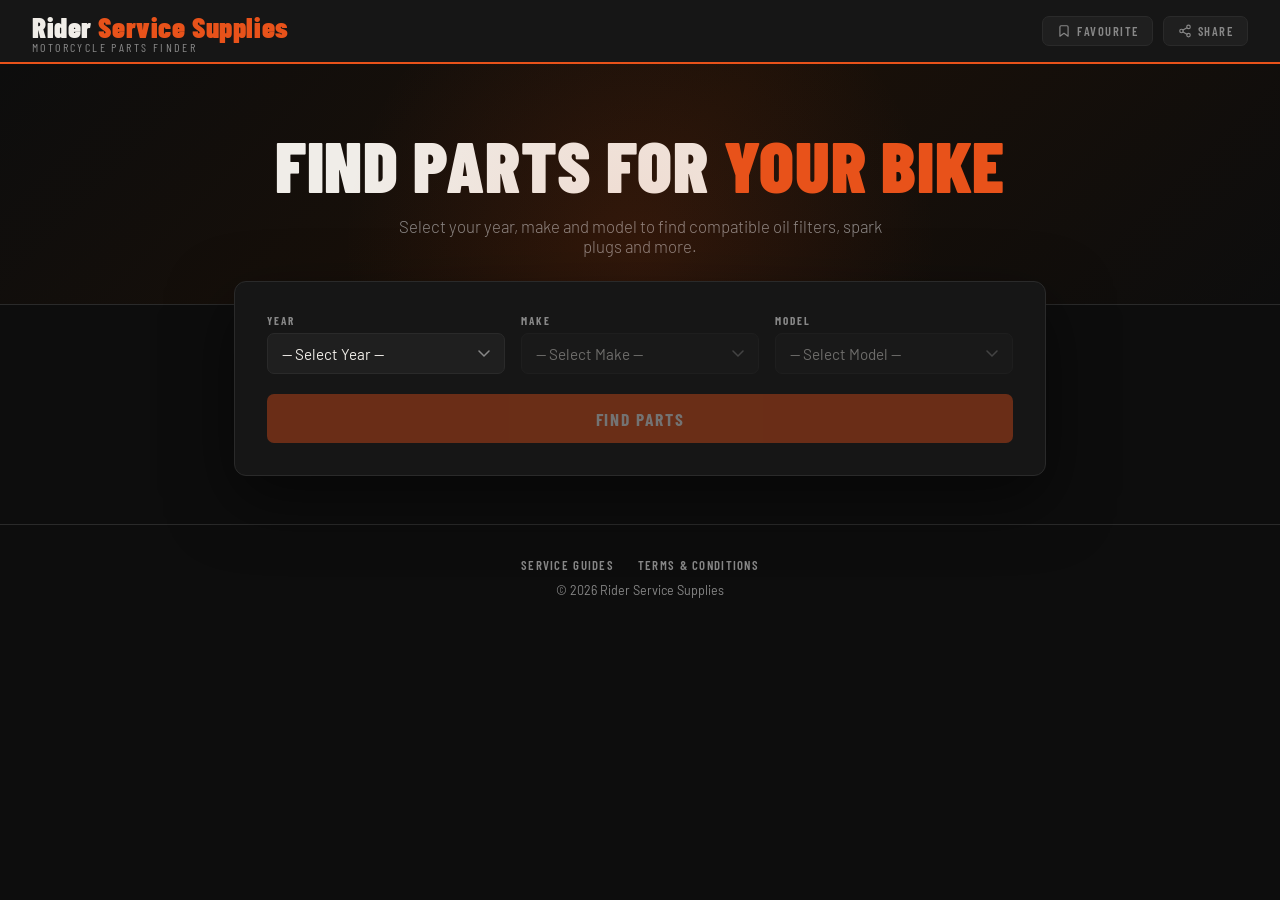
<file: index.html>
<!DOCTYPE html>
<html lang="en">
<head>
<meta charset="UTF-8">
<meta name="viewport" content="width=device-width, initial-scale=1.0">
<title>Rider Service Supplies — Motorcycle Service Parts Finder</title>
  <link rel="icon" href="/sparkplug_favicon.ico" sizes="any">
<meta name="description" content="Find compatible oil filters, spark plugs and service parts for your motorcycle by year, make and model.">
<link rel="canonical" href="https://riderservicesupplies.com.au/">
  <link rel="preconnect" href="https://fonts.googleapis.com">
<link rel="preconnect" href="https://fonts.gstatic.com" crossorigin>
<link href="https://fonts.googleapis.com/css2?family=Barlow+Condensed:wght@400;600;700;900&family=Barlow:wght@300;400;500&display=swap" rel="stylesheet">
<style>
  :root {
    --bg: #0d0d0d;
    --surface: #161616;
    --surface2: #1f1f1f;
    --border: #2a2a2a;
    --accent: #e8521a;
    --accent2: #f07840;
    --text: #f0ede8;
    --muted: #888;
    --success: #3dba7a;
    --warning: #f0a832;
  }
  *, *::before, *::after { box-sizing: border-box; margin: 0; padding: 0; }
  html { scroll-behavior: smooth; }
  body {
    font-family: 'Barlow', sans-serif;
    background: var(--bg);
    color: var(--text);
    min-height: 100vh;
    overflow-x: hidden;
    user-select: none;
    -webkit-user-select: none;
  }

  /* Anti-scraping overlay: makes text unselectable via CSS layers */
  body::after {
    content: '';
    position: fixed;
    inset: 0;
    pointer-events: none;
    z-index: 9999;
  }

  /* ---- HEADER ---- */
  header {
    background: var(--surface);
    border-bottom: 2px solid var(--accent);
    padding: 0 2rem;
    display: flex;
    align-items: center;
    justify-content: space-between;
    height: 64px;
    position: sticky;
    top: 0;
    z-index: 100;
  }
  .logo {
    font-family: 'Barlow Condensed', sans-serif;
    font-weight: 900;
    font-size: 1.8rem;
    letter-spacing: 0.02em;
    color: var(--text);
  }
  .logo span { color: var(--accent); }
  .logo-sub {
    font-family: 'Barlow Condensed', sans-serif;
    font-weight: 400;
    font-size: 0.75rem;
    letter-spacing: 0.2em;
    text-transform: uppercase;
    color: var(--muted);
    display: block;
    margin-top: -4px;
  }

  /* ---- HERO ---- */
  .hero {
    background: linear-gradient(135deg, #0d0d0d 0%, #1a1008 50%, #0d0d0d 100%);
    border-bottom: 1px solid var(--border);
    padding: 4rem 2rem 3rem;
    text-align: center;
    position: relative;
    overflow: hidden;
  }
  .hero::before {
    content: '';
    position: absolute;
    top: -50%;
    left: 50%;
    transform: translateX(-50%);
    width: 600px;
    height: 600px;
    background: radial-gradient(ellipse, rgba(232,82,26,0.12) 0%, transparent 70%);
    pointer-events: none;
  }
  .hero h1 {
    font-family: 'Barlow Condensed', sans-serif;
    font-weight: 900;
    font-size: clamp(2.5rem, 6vw, 4.5rem);
    line-height: 1;
    letter-spacing: 0.01em;
    text-transform: uppercase;
    margin-bottom: 1rem;
  }
  .hero h1 em { color: var(--accent); font-style: normal; }
  .hero p {
    color: var(--muted);
    font-size: 1.05rem;
    max-width: 520px;
    margin: 0 auto;
    font-weight: 300;
  }

  /* ---- SEARCH PANEL ---- */
  .search-panel {
    max-width: 860px;
    margin: -1.5rem auto 0;
    padding: 0 1.5rem 3rem;
    position: relative;
    z-index: 10;
  }
  .search-card {
    background: var(--surface);
    border: 1px solid var(--border);
    border-radius: 12px;
    padding: 2rem;
    box-shadow: 0 24px 64px rgba(0,0,0,0.5);
  }
  .search-grid {
    display: grid;
    grid-template-columns: 1fr 1fr 1fr;
    gap: 1rem;
    margin-bottom: 1.25rem;
  }
  @media (max-width: 640px) {
    .search-grid { grid-template-columns: 1fr; }
  }
  .field-group { display: flex; flex-direction: column; gap: 0.4rem; }
  .field-group label {
    font-family: 'Barlow Condensed', sans-serif;
    font-size: 0.7rem;
    font-weight: 700;
    letter-spacing: 0.18em;
    text-transform: uppercase;
    color: var(--muted);
  }
  select {
    appearance: none;
    -webkit-appearance: none;
    background: var(--surface2) url("data:image/svg+xml,%3Csvg xmlns='http://www.w3.org/2000/svg' width='12' height='8' viewBox='0 0 12 8'%3E%3Cpath d='M1 1l5 5 5-5' stroke='%23888' stroke-width='1.5' fill='none' stroke-linecap='round'/%3E%3C/svg%3E") no-repeat right 0.85rem center;
    border: 1px solid var(--border);
    border-radius: 7px;
    color: var(--text);
    font-family: 'Barlow', sans-serif;
    font-size: 0.95rem;
    padding: 0.65rem 2.5rem 0.65rem 0.85rem;
    cursor: pointer;
    transition: border-color 0.2s, box-shadow 0.2s;
    width: 100%;
  }
  select:focus {
    outline: none;
    border-color: var(--accent);
    box-shadow: 0 0 0 3px rgba(232,82,26,0.2);
  }
  select:disabled {
    opacity: 0.4;
    cursor: not-allowed;
  }
  select option { background: #1f1f1f; }

  .btn-search {
    width: 100%;
    background: var(--accent);
    color: #fff;
    border: none;
    border-radius: 7px;
    font-family: 'Barlow Condensed', sans-serif;
    font-size: 1.1rem;
    font-weight: 700;
    letter-spacing: 0.1em;
    text-transform: uppercase;
    padding: 0.85rem 2rem;
    cursor: pointer;
    transition: background 0.2s, transform 0.1s;
  }
  .btn-search:hover { background: var(--accent2); }
  .btn-search:active { transform: scale(0.99); }
  .btn-search:disabled { opacity: 0.4; cursor: not-allowed; }

  /* ---- RESULTS ---- */
  .results-section {
    max-width: 860px;
    margin: 0 auto 4rem;
    padding: 0 1.5rem;
  }
  .result-header {
    display: flex;
    align-items: center;
    justify-content: space-between;
    margin-bottom: 1.25rem;
    padding-bottom: 0.75rem;
    border-bottom: 1px solid var(--border);
  }
  .result-header h2 {
    font-family: 'Barlow Condensed', sans-serif;
    font-weight: 700;
    font-size: 1.3rem;
    letter-spacing: 0.05em;
    text-transform: uppercase;
  }
  .result-badge {
    background: var(--surface2);
    border: 1px solid var(--border);
    border-radius: 20px;
    font-size: 0.78rem;
    padding: 0.2rem 0.7rem;
    color: var(--muted);
    font-family: 'Barlow Condensed', sans-serif;
    letter-spacing: 0.05em;
  }
  .vehicle-info-bar {
    background: var(--surface);
    border: 1px solid var(--border);
    border-left: 3px solid var(--accent);
    border-radius: 8px;
    padding: 0.9rem 1.2rem;
    margin-bottom: 1.5rem;
    display: flex;
    gap: 2rem;
    flex-wrap: wrap;
    align-items: center;
  }
  .vehicle-info-bar .vi-label {
    font-size: 0.68rem;
    text-transform: uppercase;
    letter-spacing: 0.12em;
    color: var(--muted);
    font-family: 'Barlow Condensed', sans-serif;
  }
  .vehicle-info-bar .vi-val {
    font-weight: 600;
    font-size: 1rem;
    margin-top: 1px;
  }

  .parts-grid {
    display: grid;
    grid-template-columns: repeat(auto-fill, minmax(260px, 1fr));
    gap: 1rem;
  }
  .part-card {
    background: var(--surface);
    border: 1px solid var(--border);
    border-radius: 10px;
    padding: 1.25rem;
    transition: border-color 0.2s, transform 0.15s;
    position: relative;
    overflow: hidden;
  }
  .part-card::before {
    content: '';
    position: absolute;
    top: 0; left: 0; right: 0;
    height: 2px;
    background: linear-gradient(90deg, var(--accent), transparent);
  }
  .part-card:hover { border-color: rgba(232,82,26,0.4); transform: translateY(-2px); }
  .part-type-tag {
    font-family: 'Barlow Condensed', sans-serif;
    font-size: 0.65rem;
    font-weight: 700;
    letter-spacing: 0.15em;
    text-transform: uppercase;
    color: var(--accent);
    margin-bottom: 0.5rem;
  }
  .part-name {
    font-family: 'Barlow Condensed', sans-serif;
    font-size: 1.5rem;
    font-weight: 700;
    margin-bottom: 0.3rem;
  }
  .part-brand {
    color: var(--muted);
    font-size: 0.85rem;
  }

  /* ---- EMPTY / NO-PARTS STATES ---- */
  .state-card {
    background: var(--surface);
    border: 1px solid var(--border);
    border-radius: 10px;
    padding: 3rem 2rem;
    text-align: center;
  }
  .state-card .state-icon { font-size: 3rem; margin-bottom: 1rem; }
  .state-card h3 {
    font-family: 'Barlow Condensed', sans-serif;
    font-size: 1.4rem;
    font-weight: 700;
    margin-bottom: 0.5rem;
    text-transform: uppercase;
  }
  .state-card p { color: var(--muted); font-size: 0.95rem; }
  .state-card.no-parts { border-color: rgba(240,168,50,0.3); }
  .state-card.no-parts .state-icon { filter: grayscale(0); }

  /* ---- ALERT SENT ---- */
  .alert-sent {
    display: inline-flex;
    align-items: center;
    gap: 0.5rem;
    margin-top: 1rem;
    background: rgba(61,186,122,0.1);
    border: 1px solid rgba(61,186,122,0.3);
    border-radius: 20px;
    padding: 0.3rem 0.9rem;
    font-size: 0.8rem;
    color: var(--success);
    font-family: 'Barlow Condensed', sans-serif;
    letter-spacing: 0.05em;
  }

  /* ---- STATS MODAL ---- */


  .modal-overlay {
    display: none;
    position: fixed;
    inset: 0;
    background: rgba(0,0,0,0.8);
    z-index: 300;
    align-items: center;
    justify-content: center;
    padding: 1rem;
  }
  .modal-overlay.open { display: flex; }
  .modal {
    background: var(--surface);
    border: 1px solid var(--border);
    border-radius: 12px;
    width: 100%;
    max-width: 540px;
    max-height: 80vh;
    overflow: hidden;
    display: flex;
    flex-direction: column;
  }
  .modal-header {
    padding: 1.25rem 1.5rem;
    border-bottom: 1px solid var(--border);
    display: flex;
    align-items: center;
    justify-content: space-between;
  }
  .modal-header h3 {
    font-family: 'Barlow Condensed', sans-serif;
    font-weight: 700;
    font-size: 1.1rem;
    letter-spacing: 0.08em;
    text-transform: uppercase;
  }
  .modal-close {
    background: none;
    border: none;
    color: var(--muted);
    cursor: pointer;
    font-size: 1.3rem;
    line-height: 1;
    padding: 0.1rem 0.3rem;
  }
  .modal-body { overflow-y: auto; padding: 1.25rem 1.5rem; flex: 1; }
  .stat-row {
    display: flex;
    justify-content: space-between;
    align-items: center;
    padding: 0.55rem 0;
    border-bottom: 1px solid var(--border);
    font-size: 0.9rem;
  }
  .stat-row:last-child { border-bottom: none; }
  .stat-row .count {
    font-family: 'Barlow Condensed', sans-serif;
    font-weight: 700;
    font-size: 1.1rem;
    color: var(--accent);
    min-width: 40px;
    text-align: right;
  }


  /* ---- HEADER ACTION BUTTONS ---- */
  .header-actions {
    display: flex;
    align-items: center;
    gap: 0.6rem;
  }
  .hdr-btn {
    display: flex;
    align-items: center;
    gap: 0.4rem;
    background: var(--surface2);
    border: 1px solid var(--border);
    color: var(--muted);
    border-radius: 7px;
    padding: 0.45rem 0.85rem;
    font-family: 'Barlow Condensed', sans-serif;
    font-size: 0.78rem;
    font-weight: 600;
    letter-spacing: 0.12em;
    text-transform: uppercase;
    cursor: pointer;
    transition: border-color 0.2s, color 0.2s, background 0.2s;
    white-space: nowrap;
  }
  .hdr-btn svg {
    width: 14px;
    height: 14px;
    flex-shrink: 0;
    transition: fill 0.2s, stroke 0.2s;
  }
  .hdr-btn:hover { border-color: var(--accent); color: var(--text); }
  .hdr-btn.fav-active {
    border-color: var(--accent);
    color: var(--accent);
    background: rgba(232,82,26,0.08);
  }
  .hdr-btn.fav-active svg { stroke: var(--accent); fill: var(--accent); }
  @media (max-width: 520px) {
    .hdr-btn span { display: none; }
    .hdr-btn { padding: 0.45rem 0.65rem; }
  }

  /* ---- TOAST NOTIFICATION ---- */
  .toast-container {
    position: fixed;
    bottom: 5rem;
    left: 50%;
    transform: translateX(-50%);
    z-index: 1000;
    display: flex;
    flex-direction: column;
    align-items: center;
    gap: 0.5rem;
    pointer-events: none;
  }
  .toast {
    background: var(--surface2);
    border: 1px solid var(--border);
    border-radius: 10px;
    padding: 0.75rem 1.25rem;
    font-family: 'Barlow Condensed', sans-serif;
    font-size: 0.9rem;
    letter-spacing: 0.04em;
    color: var(--text);
    box-shadow: 0 8px 32px rgba(0,0,0,0.6);
    display: flex;
    align-items: center;
    gap: 0.6rem;
    pointer-events: auto;
    animation: toastIn 0.25s cubic-bezier(0.34,1.56,0.64,1) forwards;
    max-width: calc(100vw - 3rem);
    white-space: normal;
    text-align: center;
  }
  .toast.toast-success { border-color: rgba(61,186,122,0.4); }
  .toast.toast-info    { border-color: rgba(232,82,26,0.4); }
  .toast.toast-fade-out { animation: toastOut 0.3s ease forwards; }
  @keyframes toastIn {
    from { opacity: 0; transform: translateY(12px) scale(0.95); }
    to   { opacity: 1; transform: translateY(0) scale(1); }
  }
  @keyframes toastOut {
    from { opacity: 1; transform: translateY(0) scale(1); }
    to   { opacity: 0; transform: translateY(8px) scale(0.96); }
  }

  /* ---- FAVOURITES MODAL ---- */
  .fav-modal { max-width: 420px; }
  .fav-shortcut-box {
    background: var(--surface2);
    border: 1px solid var(--border);
    border-radius: 8px;
    padding: 1.25rem;
    text-align: center;
    margin-top: 1rem;
  }
  .fav-shortcut-box .shortcut-label {
    font-size: 0.75rem;
    text-transform: uppercase;
    letter-spacing: 0.12em;
    color: var(--muted);
    font-family: 'Barlow Condensed', sans-serif;
    margin-bottom: 0.6rem;
  }
  .kbd-combo {
    display: inline-flex;
    align-items: center;
    gap: 0.3rem;
    margin-bottom: 0.5rem;
  }
  kbd {
    background: var(--surface);
    border: 1px solid #444;
    border-bottom: 2px solid #555;
    border-radius: 5px;
    padding: 0.3rem 0.55rem;
    font-family: 'Barlow Condensed', sans-serif;
    font-size: 1rem;
    font-weight: 700;
    color: var(--text);
    letter-spacing: 0.02em;
  }
  .fav-steps {
    list-style: none;
    margin-top: 1rem;
    display: flex;
    flex-direction: column;
    gap: 0.6rem;
  }
  .fav-steps li {
    display: flex;
    align-items: flex-start;
    gap: 0.7rem;
    font-size: 0.88rem;
    color: var(--muted);
    text-align: left;
  }
  .fav-steps li .step-num {
    background: var(--accent);
    color: #fff;
    width: 20px;
    height: 20px;
    border-radius: 50%;
    font-family: 'Barlow Condensed', sans-serif;
    font-weight: 700;
    font-size: 0.75rem;
    display: flex;
    align-items: center;
    justify-content: center;
    flex-shrink: 0;
    margin-top: 1px;
  }

  /* ---- SHARE MODAL ---- */
  .share-modal { max-width: 400px; }
  .share-options {
    display: flex;
    flex-direction: column;
    gap: 0.6rem;
    margin-bottom: 1.25rem;
  }
  .share-option-btn {
    display: flex;
    align-items: center;
    gap: 0.85rem;
    background: var(--surface2);
    border: 1px solid var(--border);
    border-radius: 8px;
    padding: 0.8rem 1rem;
    cursor: pointer;
    color: var(--text);
    font-family: 'Barlow', sans-serif;
    font-size: 0.9rem;
    transition: border-color 0.2s, background 0.2s;
    width: 100%;
    text-align: left;
  }
  .share-option-btn:hover { border-color: var(--accent); background: rgba(232,82,26,0.06); }
  .share-option-btn .share-icon {
    width: 36px;
    height: 36px;
    border-radius: 8px;
    display: flex;
    align-items: center;
    justify-content: center;
    flex-shrink: 0;
    font-size: 1.1rem;
  }
  .share-icon.icon-wa { background: rgba(37,211,102,0.15); }
  .share-icon.icon-fb { background: rgba(24,119,242,0.15); }
  .share-icon.icon-x  { background: rgba(240,240,240,0.08); }
  .share-option-btn .share-label { font-weight: 500; font-size: 0.9rem; }
  .share-option-btn .share-sub   { font-size: 0.75rem; color: var(--muted); margin-top: 1px; }
  .share-divider {
    text-align: center;
    font-size: 0.7rem;
    letter-spacing: 0.15em;
    text-transform: uppercase;
    color: var(--muted);
    font-family: 'Barlow Condensed', sans-serif;
    margin-bottom: 0.75rem;
    position: relative;
  }
  .share-divider::before, .share-divider::after {
    content: '';
    position: absolute;
    top: 50%;
    width: calc(50% - 2.5rem);
    height: 1px;
    background: var(--border);
  }
  .share-divider::before { left: 0; }
  .share-divider::after  { right: 0; }
  .copy-url-row { display: flex; gap: 0.5rem; align-items: stretch; }
  .copy-url-input {
    flex: 1;
    background: var(--surface2);
    border: 1px solid var(--border);
    border-radius: 7px;
    color: var(--muted);
    font-family: 'Barlow', sans-serif;
    font-size: 0.8rem;
    padding: 0.55rem 0.75rem;
    overflow: hidden;
    text-overflow: ellipsis;
    white-space: nowrap;
    user-select: text;
    -webkit-user-select: text;
    cursor: text;
  }
  .copy-url-btn {
    background: var(--accent);
    border: none;
    border-radius: 7px;
    color: #fff;
    font-family: 'Barlow Condensed', sans-serif;
    font-size: 0.8rem;
    font-weight: 700;
    letter-spacing: 0.08em;
    text-transform: uppercase;
    padding: 0.55rem 0.9rem;
    cursor: pointer;
    white-space: nowrap;
    transition: background 0.2s;
    flex-shrink: 0;
  }
  .copy-url-btn:hover { background: var(--accent2); }

  /* ---- FILTER BAR ---- */
  .filter-bar {
    margin-bottom: 1.5rem;
    display: flex;
    flex-direction: column;
    gap: 0.75rem;
  }
  .filter-row {
    display: flex;
    align-items: center;
    gap: 0.5rem;
    flex-wrap: wrap;
  }
  .filter-row-label {
    font-family: 'Barlow Condensed', sans-serif;
    font-size: 0.65rem;
    font-weight: 700;
    letter-spacing: 0.18em;
    text-transform: uppercase;
    color: var(--muted);
    min-width: 52px;
    flex-shrink: 0;
  }
  .filter-pill {
    background: var(--surface2);
    border: 1px solid var(--border);
    border-radius: 20px;
    color: var(--muted);
    font-family: 'Barlow Condensed', sans-serif;
    font-size: 0.78rem;
    font-weight: 600;
    letter-spacing: 0.08em;
    text-transform: uppercase;
    padding: 0.3rem 0.85rem;
    cursor: pointer;
    transition: border-color 0.18s, color 0.18s, background 0.18s;
    white-space: nowrap;
  }
  .filter-pill:hover {
    border-color: rgba(232,82,26,0.5);
    color: var(--text);
  }
  .filter-pill.active {
    background: rgba(232,82,26,0.12);
    border-color: var(--accent);
    color: var(--accent);
  }
  .filter-pill.pill-all {
    border-color: var(--border);
  }
  .filter-pill.pill-all.active {
    background: var(--surface2);
    border-color: var(--text);
    color: var(--text);
  }

  /* ---- ANTI-COPY VISUALS ---- */
  .nocopy { -webkit-user-select: none; user-select: none; }

  /* ---- FOOTER ---- */
  footer {
    border-top: 1px solid var(--border);
    padding: 2rem 1.5rem;
    text-align: center;
  }
  footer .footer-inner {
    max-width: 860px;
    margin: 0 auto;
    display: flex;
    flex-direction: column;
    gap: 0.6rem;
    align-items: center;
  }
  footer .footer-links {
    display: flex;
    gap: 1.5rem;
    flex-wrap: wrap;
    justify-content: center;
  }
  footer a {
    color: var(--muted);
    font-family: 'Barlow Condensed', sans-serif;
    font-size: 0.8rem;
    font-weight: 600;
    letter-spacing: 0.1em;
    text-transform: uppercase;
    text-decoration: none;
    transition: color 0.2s;
  }
  footer a:hover { color: var(--accent); }
  footer .footer-copy {
    color: var(--muted);
    font-size: 0.78rem;
    font-family: 'Barlow', sans-serif;
  }
</style>
</head>
<body class="nocopy">

<header>
  <div>
    <div class="logo">Rider <span>Service Supplies</span></div>
    <span class="logo-sub">Motorcycle Parts Finder</span>
  </div>
  <div class="header-actions">
    <button class="hdr-btn" id="btn-fav" title="Save to Favourites">
      <svg viewBox="0 0 24 24" fill="none" stroke="currentColor" stroke-width="2" stroke-linecap="round" stroke-linejoin="round">
        <path d="M19 21l-7-5-7 5V5a2 2 0 0 1 2-2h10a2 2 0 0 1 2 2z"/>
      </svg>
      <span>Favourite</span>
    </button>
    <button class="hdr-btn" id="btn-share" title="Share this site">
      <svg viewBox="0 0 24 24" fill="none" stroke="currentColor" stroke-width="2" stroke-linecap="round" stroke-linejoin="round">
        <circle cx="18" cy="5" r="3"/><circle cx="6" cy="12" r="3"/><circle cx="18" cy="19" r="3"/>
        <line x1="8.59" y1="13.51" x2="15.42" y2="17.49"/><line x1="15.41" y1="6.51" x2="8.59" y2="10.49"/>
      </svg>
      <span>Share</span>
    </button>
  </div>
</header>

<section class="hero">
  <h1>Find Parts for <em>Your Bike</em></h1>
  <p>Select your year, make and model to find compatible oil filters, spark plugs and more.</p>
</section>

<div class="search-panel">
  <div class="search-card">
    <div class="search-grid">
      <div class="field-group">
        <label for="sel-year">Year</label>
        <select id="sel-year">
          <option value="">— Select Year —</option>
        </select>
      </div>
      <div class="field-group">
        <label for="sel-make">Make</label>
        <select id="sel-make" disabled>
          <option value="">— Select Make —</option>
        </select>
      </div>
      <div class="field-group">
        <label for="sel-model">Model</label>
        <select id="sel-model" disabled>
          <option value="">— Select Model —</option>
        </select>
      </div>
    </div>
    <button class="btn-search" id="btn-search" disabled>Find Parts</button>
  </div>
</div>

<div class="results-section" id="results" style="display:none;"></div>

<footer>
  <div class="footer-inner">
    <div class="footer-links">
      <a href="/guides/">Service Guides</a>
      <a href="/terms.html">Terms &amp; Conditions</a>
    </div>
    <div class="footer-copy">&copy; <span id="footer-year"></span> Rider Service Supplies</div>
  </div>
</footer>

<script>document.getElementById("footer-year").textContent = new Date().getFullYear();</script>

<!-- Toast container -->
<div class="toast-container" id="toast-container"></div>



<!-- ---- Favourites Modal ---- -->
<div class="modal-overlay" id="fav-modal-overlay">
  <div class="modal fav-modal">
    <div class="modal-header">
      <h3>&#9733; Save to Favourites</h3>
      <button class="modal-close fav-modal-close">&#x2715;</button>
    </div>
    <div class="modal-body">
      <p style="color:var(--muted);font-size:0.9rem;line-height:1.6;">
        For security reasons, browsers don't allow websites to add bookmarks automatically. Here's the quickest way to save this site:
      </p>
      <div class="fav-shortcut-box" id="fav-shortcut-box"></div>
      <ul class="fav-steps" id="fav-steps"></ul>
    </div>
  </div>
</div>

<!-- ---- Share Modal ---- -->
<div class="modal-overlay" id="share-modal-overlay">
  <div class="modal share-modal">
    <div class="modal-header">
      <h3>Share This Site</h3>
      <button class="modal-close share-modal-close">&#x2715;</button>
    </div>
    <div class="modal-body">
      <div class="share-options" id="share-options"></div>
      <div class="share-divider">or copy link</div>
      <div class="copy-url-row">
        <div class="copy-url-input" id="share-url-display"></div>
        <button class="copy-url-btn" id="copy-url-btn">Copy</button>
      </div>
    </div>
  </div>
</div>

<script>
(function(){
"use strict";

// --- API Configuration ---
// No API key here on purpose: this is a static site (GitHub Pages) and
// anything shipped in client JS is fully visible via view-source, so a
// secret can never really be hidden here. Access is instead controlled
// on the Worker side via an Origin allowlist — see worker-origin-guard.js.
const API_BASE = "https://vehicle-parts-api.nettles1988.workers.dev";

// Anti-scraping: disable right-click, keyboard shortcuts for saving/copying
document.addEventListener("contextmenu", e => e.preventDefault());
document.addEventListener("keydown", e => {
  if ((e.ctrlKey||e.metaKey) && ["s","u","a","c"].includes(e.key.toLowerCase())) {
    e.preventDefault();
  }
});
document.addEventListener("dragstart", e => e.preventDefault());

// ---- Storage key ----
const STATS_KEY = "mf_search_stats";

function getStats() {
  try { return JSON.parse(localStorage.getItem(STATS_KEY)||"{}"); } catch(e) { return {}; }
}
function saveStats(s) {
  try { localStorage.setItem(STATS_KEY, JSON.stringify(s)); } catch(e) {}
}

// ---- Record search locally for stats modal ----
function recordSearch(year, make, model, vehicleId, hasParts) {
  const stats = getStats();
  const key = vehicleId;
  if (!stats[key]) stats[key] = { year, make, model, vehicleId, count: 0, hasParts };
  stats[key].count++;
  stats[key].hasParts = hasParts;
  saveStats(stats);
}

// ---- API Helper --- returns {ok, data, notFound} ----
async function apiFetch(endpoint) {
  const url = `${API_BASE}${endpoint}`;
  const res = await fetch(url);
  if (res.status === 404) return { ok: false, notFound: true, data: null };
  if (!res.ok) return { ok: false, notFound: false, data: null };
  const data = await res.json();
  return { ok: true, notFound: false, data };
}

// ---- DOM Elements ----
const selYear = document.getElementById("sel-year");
const selMake = document.getElementById("sel-make");
const selModel = document.getElementById("sel-model");
const btnSearch = document.getElementById("btn-search");

// ---- Populate Years (static list) ----
const currentYear = new Date().getFullYear();
for (let y = currentYear; y >= 1980; y--) {
  const o = document.createElement("option");
  o.value = y; o.textContent = y;
  selYear.appendChild(o);
}

// ---- Year change: load makes from API ----
selYear.addEventListener("change", async function() {
  const y = this.value;
  selMake.innerHTML = "<option value=''>— Select Make —</option>";
  selModel.innerHTML = "<option value=''>— Select Model —</option>";
  selMake.disabled = true;
  selModel.disabled = true;
  btnSearch.disabled = true;

  if (!y) return;

  selMake.innerHTML = "<option value=''>Loading...</option>";
  const { ok, data } = await apiFetch(`/vehicles/makes?year=${y}`);
  if (ok && data.length > 0) {
    selMake.innerHTML = "<option value=''>— Select Make —</option>";
    data.forEach(m => {
      const o = document.createElement("option");
      o.value = m; o.textContent = m;
      selMake.appendChild(o);
    });
    selMake.disabled = false;
  } else {
    selMake.innerHTML = "<option value=''>No makes found for this year</option>";
  }
});

// ---- Make change: load models from API ----
selMake.addEventListener("change", async function() {
  const y = selYear.value;
  const m = this.value;
  selModel.innerHTML = "<option value=''>— Select Model —</option>";
  selModel.disabled = true;
  btnSearch.disabled = true;

  if (!m) return;

  selModel.innerHTML = "<option value=''>Loading...</option>";
  const { ok, data } = await apiFetch(`/vehicles/models?make=${encodeURIComponent(m)}&year=${y}`);
  if (ok && data.length > 0) {
    selModel.innerHTML = "<option value=''>— Select Model —</option>";
    data.forEach(v => {
      const o = document.createElement("option");
      o.value = v.Model; o.textContent = v.Model;
      selModel.appendChild(o);
    });
    selModel.disabled = false;
  } else {
    selModel.innerHTML = "<option value=''>No models found</option>";
  }
});

// ---- Model change: enable search button ----
selModel.addEventListener("change", function() {
  btnSearch.disabled = !this.value;
});

// ---- Filter state ----
let _allParts = [];
let _activeType = "all";
let _activeBrand = "all";

function renderPartsGrid() {
  const filtered = _allParts.filter(p => {
    const typeOk  = _activeType  === "all" || p.Part_Type === _activeType;
    const brandOk = _activeBrand === "all" || p.Brand     === _activeBrand;
    return typeOk && brandOk;
  });

  const grid = document.getElementById("parts-grid");
  const badge = document.getElementById("result-badge");
  if (!grid) return;

  badge.textContent = `${filtered.length} Part${filtered.length !== 1 ? "s" : ""} Found`;

  if (!filtered.length) {
    grid.innerHTML = `<div class="state-card" style="grid-column:1/-1;">
      <div class="state-icon">🔍</div>
      <h3>No Parts Match</h3>
      <p>Try adjusting your filters.</p>
    </div>`;
    return;
  }

  grid.innerHTML = filtered.map(p => `
    <div class="part-card">
      <div class="part-type-tag">${p.Part_Type}</div>
      <div class="part-name">${p.Part_Name}</div>
      <div class="part-brand">${p.Brand}</div>
      ${p.Notes ? `<div class="part-notes">${p.Notes}</div>` : ""}
    </div>`).join("");
}

function buildFilterBar(parts) {
  const types  = [...new Set(parts.map(p => p.Part_Type))].sort();
  const brands = [...new Set(parts.map(p => p.Brand))].sort();

  // Only show filter bar if there is something meaningful to filter
  if (types.length <= 1 && brands.length <= 1) return "";

  let typeRow = "", brandRow = "";

  if (types.length > 1) {
    const pills = [`<button class="filter-pill pill-all active" data-group="type" data-val="all">All Types</button>`];
    types.forEach(t => {
      pills.push(`<button class="filter-pill" data-group="type" data-val="${t}">${t}</button>`);
    });
    typeRow = `<div class="filter-row"><span class="filter-row-label">Type</span>${pills.join("")}</div>`;
  }

  if (brands.length > 1) {
    const pills = [`<button class="filter-pill pill-all active" data-group="brand" data-val="all">All Brands</button>`];
    brands.forEach(b => {
      pills.push(`<button class="filter-pill" data-group="brand" data-val="${b}">${b}</button>`);
    });
    brandRow = `<div class="filter-row"><span class="filter-row-label">Brand</span>${pills.join("")}</div>`;
  }

  return `<div class="filter-bar" id="filter-bar">${typeRow}${brandRow}</div>`;
}

function attachFilterListeners() {
  const bar = document.getElementById("filter-bar");
  if (!bar) return;
  bar.addEventListener("click", e => {
    const pill = e.target.closest(".filter-pill");
    if (!pill) return;
    const group = pill.dataset.group;
    const val   = pill.dataset.val;

    // Update active state within this group's row
    bar.querySelectorAll(`.filter-pill[data-group="${group}"]`).forEach(p => p.classList.remove("active"));
    pill.classList.add("active");

    if (group === "type")  _activeType  = val;
    if (group === "brand") _activeBrand = val;

    renderPartsGrid();
  });
}

// ---- Search button: fetch parts from API ----
btnSearch.addEventListener("click", async function() {
  const y = selYear.value;
  const m = selMake.value;
  const mo = selModel.value;
  if (!y || !m || !mo) return;

  // Reset filter state for new search
  _allParts = [];
  _activeType  = "all";
  _activeBrand = "all";

  const results = document.getElementById("results");
  results.style.display = "block";
  results.innerHTML = `<div style="text-align:center;padding:3rem;color:var(--muted);">
    <div style="font-size:2rem;margin-bottom:1rem;">⏳</div>
    <p>Searching for parts...</p>
  </div>`;
  results.scrollIntoView({ behavior: "smooth", block: "start" });

  const { ok, notFound, data: parts } = await apiFetch(
    `/parts/search?year=${y}&make=${encodeURIComponent(m)}&model=${encodeURIComponent(mo)}`
  );

  // No parts found (404 from API) — webhook is handled server-side by the Worker
  if (notFound || (ok && parts && parts.length === 0)) {
    const vehicleId = `${y}-${m}-${mo}`;
    recordSearch(y, m, mo, vehicleId, false);

    results.innerHTML = `
      <div class="result-header">
        <h2>Search Results</h2>
        <span class="result-badge">0 Parts Found</span>
      </div>
      <div class="vehicle-info-bar">
        <div><div class="vi-label">Year</div><div class="vi-val">${y}</div></div>
        <div><div class="vi-label">Make</div><div class="vi-val">${m}</div></div>
        <div><div class="vi-label">Model</div><div class="vi-val">${mo}</div></div>
      </div>
      <div class="state-card no-parts">
        <div class="state-icon">⚠️</div>
        <h3>No Parts Listed Yet</h3>
        <p>We don't have parts data for this vehicle yet.<br>Our team has been notified and will update the database soon.</p>
        <div class="alert-sent">✓ Alert sent to database team</div>
      </div>`;
    return;
  }

  // API error
  if (!ok) {
    results.innerHTML = `
      <div class="state-card no-parts">
        <div class="state-icon">⚠️</div>
        <h3>Search Error</h3>
        <p>Unable to retrieve parts at this time. Please try again shortly.</p>
      </div>`;
    return;
  }

  // Parts found - record and store
  _allParts = parts;
  const vehicle = parts[0];
  recordSearch(y, m, mo, vehicle.Vehicle_ID, true);

  const filterBarHtml = buildFilterBar(parts);

  results.innerHTML = `
    <div class="result-header">
      <h2>Compatible Parts</h2>
      <span class="result-badge" id="result-badge">${parts.length} Part${parts.length !== 1 ? "s" : ""} Found</span>
    </div>
    <div class="vehicle-info-bar">
      <div><div class="vi-label">Year</div><div class="vi-val">${vehicle.Year}</div></div>
      <div><div class="vi-label">Make</div><div class="vi-val">${vehicle.Make}</div></div>
      <div><div class="vi-label">Model</div><div class="vi-val">${vehicle.Model}</div></div>
      ${vehicle.Common_Name ? `<div><div class="vi-label">Common Name</div><div class="vi-val">${vehicle.Common_Name}</div></div>` : ""}
      ${vehicle.Capacity_CC ? `<div><div class="vi-label">Engine</div><div class="vi-val">${vehicle.Capacity_CC}cc</div></div>` : ""}
    </div>
    ${filterBarHtml}
    <div class="parts-grid" id="parts-grid"></div>`;

  attachFilterListeners();
  renderPartsGrid();
});



// =========================================
// ---- TOAST ----
// =========================================
function showToast(msg, type = "info", duration = 3500) {
  const container = document.getElementById("toast-container");
  const toast = document.createElement("div");
  toast.className = `toast toast-${type}`;
  toast.textContent = msg;
  container.appendChild(toast);
  const remove = () => {
    toast.classList.add("toast-fade-out");
    toast.addEventListener("animationend", () => toast.remove(), { once: true });
  };
  const timer = setTimeout(remove, duration);
  toast.addEventListener("click", () => { clearTimeout(timer); remove(); });
}

// =========================================
// ---- FAVOURITES ----
// =========================================
const isMac = /Mac|iPod|iPhone|iPad/.test(navigator.platform || navigator.userAgent);

function buildFavModal() {
  const box = document.getElementById("fav-shortcut-box");
  const steps = document.getElementById("fav-steps");
  if (isMac) {
    box.innerHTML = `
      <div class="shortcut-label">Keyboard shortcut</div>
      <div class="kbd-combo"><kbd>⌘ Cmd</kbd><span style="color:var(--muted)">+</span><kbd>D</kbd></div>
      <p style="font-size:0.8rem;color:var(--muted);">Press this now to bookmark this page</p>`;
    steps.innerHTML = `
      <li><div class="step-num">1</div><span>Press <strong>⌘ Cmd + D</strong> on your keyboard</span></li>
      <li><div class="step-num">2</div><span>Choose a folder (e.g. Favourites Bar) and click <strong>Done</strong></span></li>
      <li><div class="step-num">3</div><span>The site will now appear in your bookmarks for quick access</span></li>`;
  } else {
    box.innerHTML = `
      <div class="shortcut-label">Keyboard shortcut</div>
      <div class="kbd-combo"><kbd>Ctrl</kbd><span style="color:var(--muted)">+</span><kbd>D</kbd></div>
      <p style="font-size:0.8rem;color:var(--muted);">Press this now to bookmark this page</p>`;
    steps.innerHTML = `
      <li><div class="step-num">1</div><span>Press <strong>Ctrl + D</strong> on your keyboard</span></li>
      <li><div class="step-num">2</div><span>Choose a folder (e.g. Bookmarks Bar) and click <strong>Save</strong></span></li>
      <li><div class="step-num">3</div><span>The site will now appear in your bookmarks for quick access</span></li>`;
  }
}
buildFavModal();

function tryLegacyBookmark() {
  try {
    if (window.external && "AddFavorite" in window.external) {
      window.external.AddFavorite(location.href, document.title); return true;
    }
    if (window.sidebar && window.sidebar.addPanel) {
      window.sidebar.addPanel(document.title, location.href, ""); return true;
    }
  } catch(e) {}
  return false;
}

document.getElementById("btn-fav").addEventListener("click", function() {
  if (tryLegacyBookmark()) {
    this.classList.add("fav-active");
    showToast("⭐ Added to favourites!", "success");
  } else {
    document.getElementById("fav-modal-overlay").classList.add("open");
  }
});
document.querySelectorAll(".fav-modal-close").forEach(btn =>
  btn.addEventListener("click", () => document.getElementById("fav-modal-overlay").classList.remove("open"))
);
document.getElementById("fav-modal-overlay").addEventListener("click", e => {
  if (e.target === e.currentTarget) e.currentTarget.classList.remove("open");
});

// =========================================
// ---- SHARE ----
// =========================================
const shareUrl   = window.location.href;
const shareTitle = "Rider Service Supplies — Motorcycle Parts Finder";
const shareText  = "Find compatible service parts for your motorcycle — oil filters, spark plugs and more.";

function buildShareOptions() {
  const container = document.getElementById("share-options");
  document.getElementById("share-url-display").textContent = shareUrl;
  const encodedUrl  = encodeURIComponent(shareUrl);
  const encodedText = encodeURIComponent(shareText + "\n" + shareUrl);
  const options = [
    { icon: "icon-wa", emoji: "💬", label: "WhatsApp",    sub: "Send to a contact or group",  url: `https://wa.me/?text=${encodedText}` },
    { icon: "icon-fb", emoji: "📘", label: "Facebook",    sub: "Share on your timeline",       url: `https://www.facebook.com/sharer/sharer.php?u=${encodedUrl}` },
    { icon: "icon-x",  emoji: "𝕏",  label: "X (Twitter)", sub: "Post a tweet with the link",  url: `https://twitter.com/intent/tweet?text=${encodeURIComponent(shareText)}&url=${encodedUrl}` }
  ];
  options.forEach(opt => {
    const btn = document.createElement("button");
    btn.className = "share-option-btn";
    btn.innerHTML = `
      <div class="share-icon ${opt.icon}">${opt.emoji}</div>
      <div><div class="share-label">${opt.label}</div><div class="share-sub">${opt.sub}</div></div>`;
    btn.addEventListener("click", () => {
      window.open(opt.url, "_blank", "noopener,noreferrer,width=600,height=450");
      document.getElementById("share-modal-overlay").classList.remove("open");
    });
    container.appendChild(btn);
  });
}
buildShareOptions();

document.getElementById("btn-share").addEventListener("click", async function() {
  if (navigator.share) {
    try {
      await navigator.share({ title: shareTitle, text: shareText, url: shareUrl });
      showToast("✓ Thanks for sharing!", "success");
      return;
    } catch(e) {
      if (e.name === "AbortError") return;
    }
  }
  document.getElementById("share-modal-overlay").classList.add("open");
});

document.getElementById("copy-url-btn").addEventListener("click", async function() {
  try {
    await navigator.clipboard.writeText(shareUrl);
  } catch(e) {
    const input = document.createElement("input");
    input.style.cssText = "position:fixed;left:-9999px;top:0;";
    input.value = shareUrl;
    document.body.appendChild(input);
    input.select();
    document.execCommand("copy");
    document.body.removeChild(input);
  }
  this.textContent = "Copied!";
  setTimeout(() => { this.textContent = "Copy"; }, 2000);
  showToast("✓ Link copied to clipboard!", "success");
});

document.querySelectorAll(".share-modal-close").forEach(btn =>
  btn.addEventListener("click", () => document.getElementById("share-modal-overlay").classList.remove("open"))
);
document.getElementById("share-modal-overlay").addEventListener("click", e => {
  if (e.target === e.currentTarget) e.currentTarget.classList.remove("open");
});

})();
</script>

<!-- =========================================
     BOT TRAP — DO NOT REMOVE
     Invisible to real users. Only automated
     bots following all links will visit /trap.
     The Cloudflare firewall rule blocks anyone
     who requests this path.
========================================= -->
<a href="/trap" style="opacity:0;position:absolute;pointer-events:none;width:0;height:0;overflow:hidden;" tabindex="-1" aria-hidden="true" rel="nofollow">.</a>

<!-- =========================================
     SILENT BOT DETECTION BEACON — DO NOT REMOVE
     Fires 2 seconds after page load.
     Collects browser signals and sends them
     to Cloudflare for scoring. Zero impact
     on page load speed or user experience.
========================================= -->
<script>
window.addEventListener('load', function() {
  setTimeout(function() {
    var signals = {
      webdriver:  navigator.webdriver,
      plugins:    navigator.plugins.length,
      languages:  navigator.languages ? navigator.languages.length : 0,
      width:      screen.width,
      height:     screen.height
    };
    navigator.sendBeacon('/api/signal', JSON.stringify(signals));
  }, 2000);
});
</script>
 
</body>
</html>
</file>
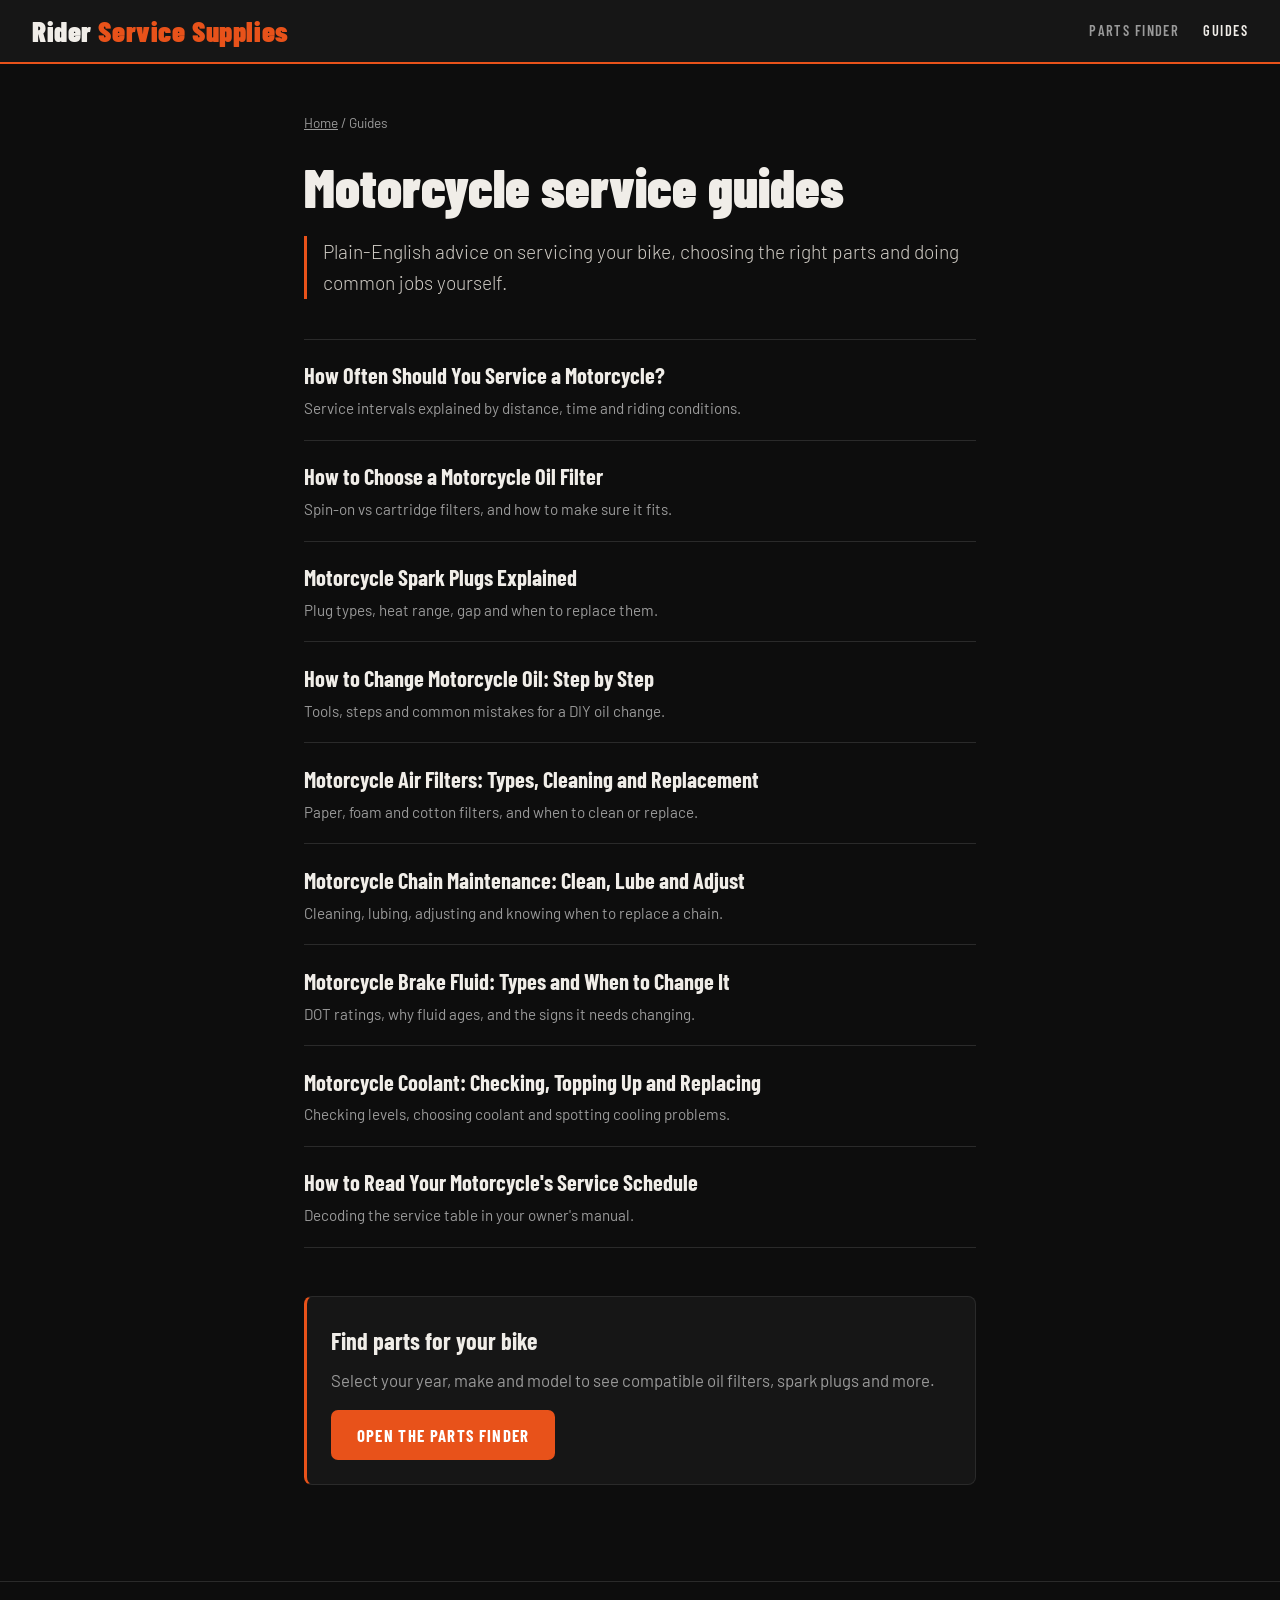
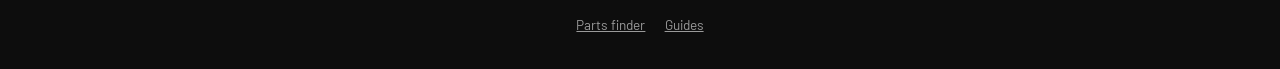
<file: guides/index.html>
<!DOCTYPE html>
<html lang="en-AU">
<head>
<meta charset="UTF-8">
<meta name="viewport" content="width=device-width, initial-scale=1.0">
<title>Motorcycle Service Guides | Rider Service Supplies</title>
  <link rel="icon" href="/sparkplug_favicon.ico" sizes="any">
<meta name="description" content="Guides on motorcycle servicing, oil filters, spark plugs and oil changes, with a parts finder to match the right parts to your bike.">
<link rel="canonical" href="https://riderservicesupplies.com.au/guides/">
<meta property="og:type" content="article">
<meta property="og:title" content="Motorcycle Service Guides">
<meta property="og:description" content="Guides on motorcycle servicing, oil filters, spark plugs and oil changes, with a parts finder to match the right parts to your bike.">
<meta property="og:url" content="https://riderservicesupplies.com.au/guides/">
<meta property="og:site_name" content="Rider Service Supplies">
<meta name="twitter:card" content="summary">
<link rel="preconnect" href="https://fonts.googleapis.com">
<link rel="preconnect" href="https://fonts.gstatic.com" crossorigin>
<link href="https://fonts.googleapis.com/css2?family=Barlow+Condensed:wght@400;600;700;900&family=Barlow:wght@300;400;500&display=swap" rel="stylesheet">
<link rel="stylesheet" href="/assets/guides.css">

</head>
<body>
<header><a class="logo" href="/">Rider <span>Service Supplies</span></a><nav aria-label="Main"><a href="/">Parts finder</a><a href="/guides/" aria-current="page">Guides</a></nav></header>
<main>
<div class="crumbs"><a href="/">Home</a> / Guides</div>
<h1>Motorcycle service guides</h1>
<p class="lede">Plain-English advice on servicing your bike, choosing the right parts and doing common jobs yourself.</p>
<ul class="guide-list"><li><a href="/guides/how-often-to-service-a-motorcycle/"><strong>How Often Should You Service a Motorcycle?</strong><span>Service intervals explained by distance, time and riding conditions.</span></a></li><li><a href="/guides/how-to-choose-a-motorcycle-oil-filter/"><strong>How to Choose a Motorcycle Oil Filter</strong><span>Spin-on vs cartridge filters, and how to make sure it fits.</span></a></li><li><a href="/guides/motorcycle-spark-plugs-explained/"><strong>Motorcycle Spark Plugs Explained</strong><span>Plug types, heat range, gap and when to replace them.</span></a></li><li><a href="/guides/motorcycle-oil-change-step-by-step/"><strong>How to Change Motorcycle Oil: Step by Step</strong><span>Tools, steps and common mistakes for a DIY oil change.</span></a></li><li><a href="/guides/motorcycle-air-filter-guide/"><strong>Motorcycle Air Filters: Types, Cleaning and Replacement</strong><span>Paper, foam and cotton filters, and when to clean or replace.</span></a></li><li><a href="/guides/motorcycle-chain-maintenance/"><strong>Motorcycle Chain Maintenance: Clean, Lube and Adjust</strong><span>Cleaning, lubing, adjusting and knowing when to replace a chain.</span></a></li><li><a href="/guides/motorcycle-brake-fluid-guide/"><strong>Motorcycle Brake Fluid: Types and When to Change It</strong><span>DOT ratings, why fluid ages, and the signs it needs changing.</span></a></li><li><a href="/guides/motorcycle-coolant-guide/"><strong>Motorcycle Coolant: Checking, Topping Up and Replacing</strong><span>Checking levels, choosing coolant and spotting cooling problems.</span></a></li><li><a href="/guides/how-to-read-a-motorcycle-service-schedule/"><strong>How to Read Your Motorcycle&#x27;s Service Schedule</strong><span>Decoding the service table in your owner&#x27;s manual.</span></a></li></ul>
<aside class="cta">
<h2>Find parts for your bike</h2>
<p>Select your year, make and model to see compatible oil filters, spark plugs and more.</p>
<a class="btn" href="/">Open the parts finder</a>
</aside>
</main>
<footer><a href="/">Parts finder</a><a href="/guides/">Guides</a></footer>
</body>
</html>
</file>
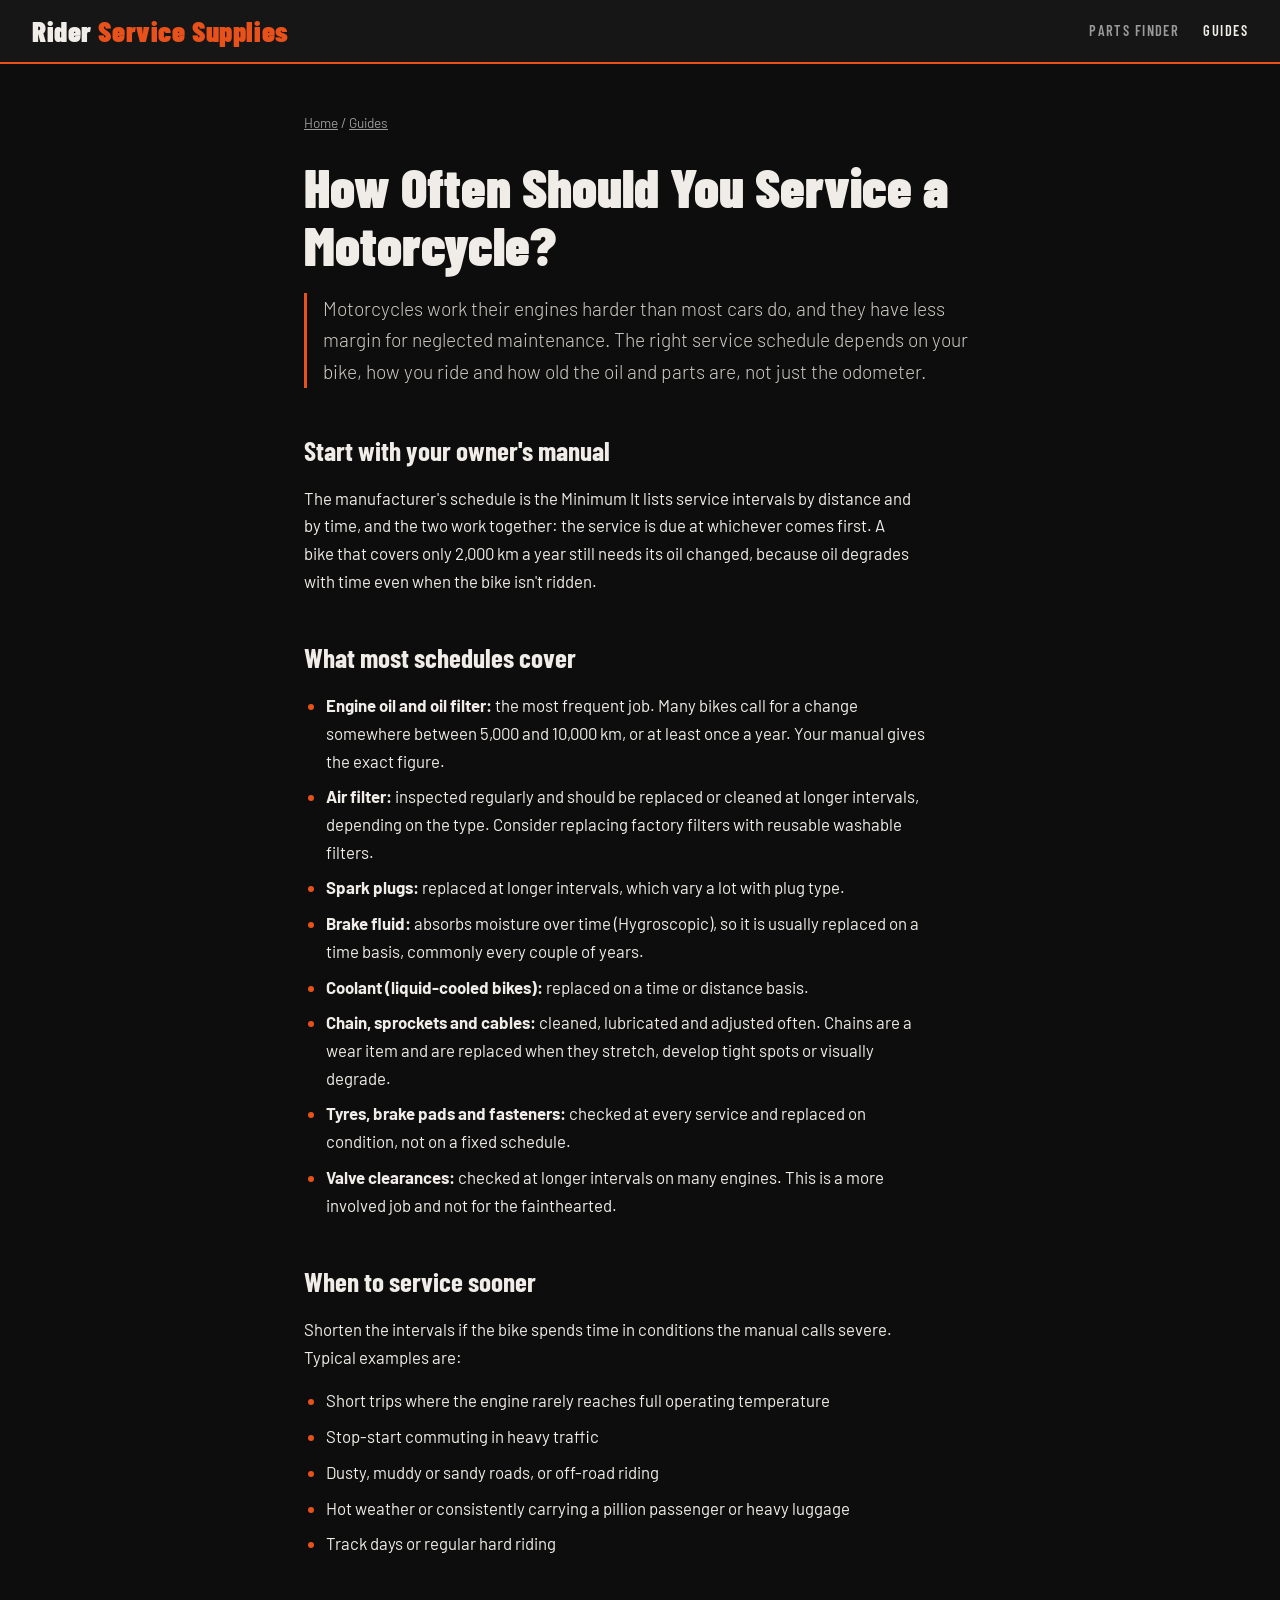
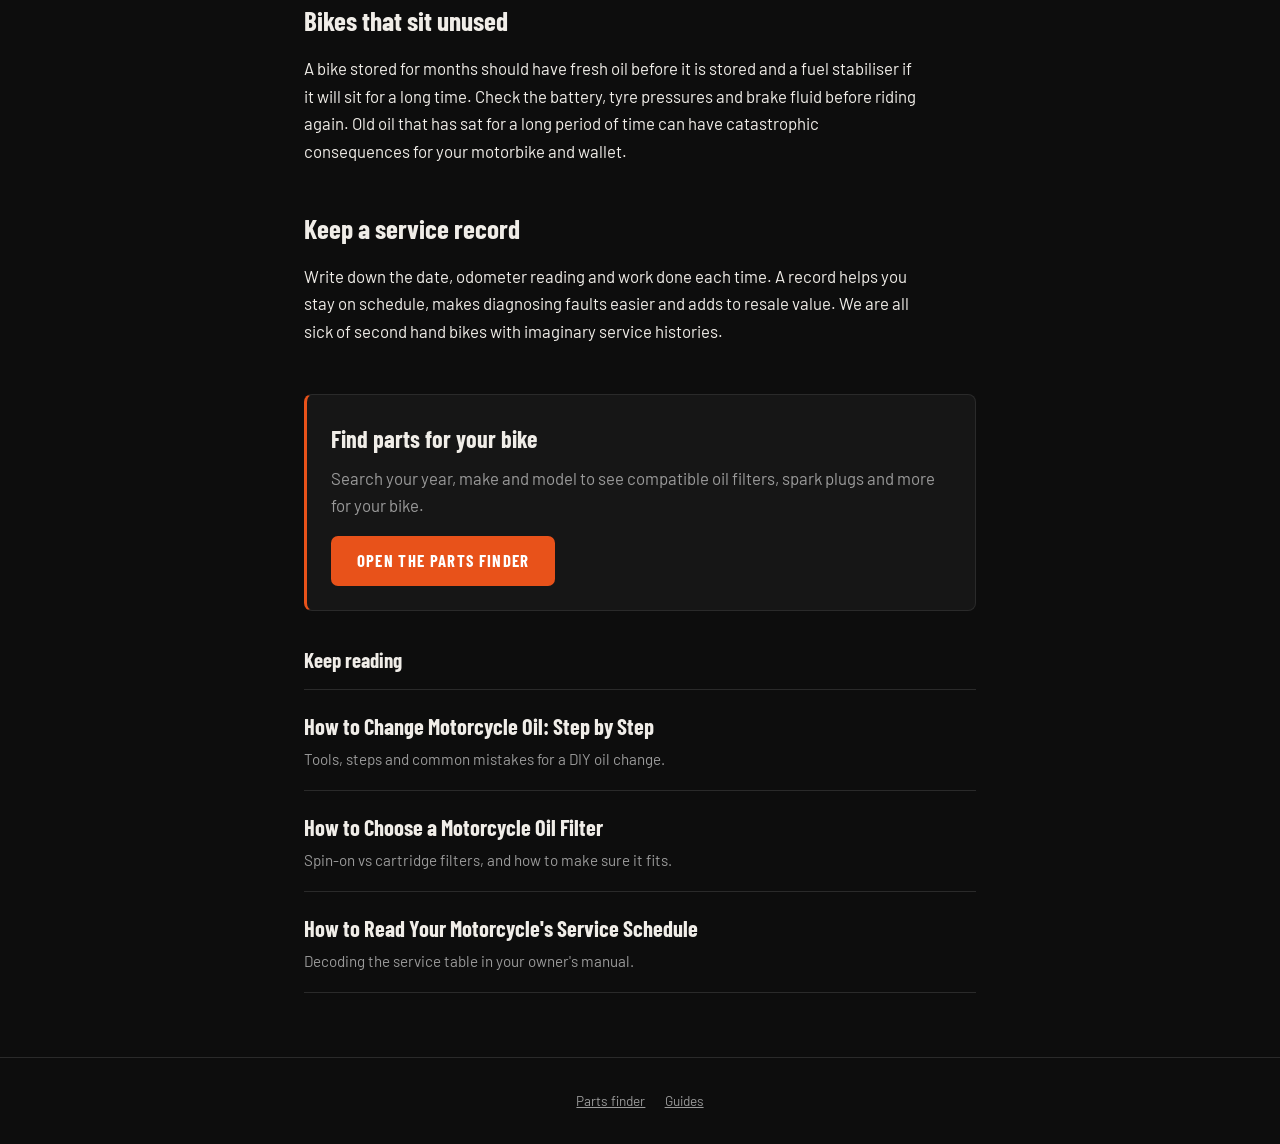
<file: guides/how-often-to-service-a-motorcycle/index.html>
<!DOCTYPE html>
<html lang="en-AU">
<head>
<meta charset="UTF-8">
<meta name="viewport" content="width=device-width, initial-scale=1.0">
<title>How Often Should You Service a Motorcycle? | Rider Service Supplies</title>
  <link rel="icon" href="/sparkplug_favicon.ico" sizes="any">
<meta name="description" content="A practical guide to motorcycle service intervals: what to check, what to replace, and how time, distance and riding conditions change the schedule.">
<link rel="canonical" href="https://riderservicesupplies.com.au/guides/how-often-to-service-a-motorcycle/">
<meta property="og:type" content="article">
<meta property="og:title" content="How Often Should You Service a Motorcycle?">
<meta property="og:description" content="A practical guide to motorcycle service intervals: what to check, what to replace, and how time, distance and riding conditions change the schedule.">
<meta property="og:url" content="https://riderservicesupplies.com.au/guides/how-often-to-service-a-motorcycle/">
<meta property="og:site_name" content="Rider Service Supplies">
<meta name="twitter:card" content="summary">
<link rel="preconnect" href="https://fonts.googleapis.com">
<link rel="preconnect" href="https://fonts.gstatic.com" crossorigin>
<link href="https://fonts.googleapis.com/css2?family=Barlow+Condensed:wght@400;600;700;900&family=Barlow:wght@300;400;500&display=swap" rel="stylesheet">
<link rel="stylesheet" href="/assets/guides.css">
<script type="application/ld+json">{"@context": "https://schema.org", "@type": "Article", "headline": "How Often Should You Service a Motorcycle?", "description": "A practical guide to motorcycle service intervals: what to check, what to replace, and how time, distance and riding conditions change the schedule.", "datePublished": "2026-10-27", "dateModified": "2026-10-27", "mainEntityOfPage": "https://riderservicesupplies.com.au/guides/how-often-to-service-a-motorcycle/", "publisher": {"@type": "Organization", "name": "Rider Service Supplies"}}</script>
</head>
<body>
<header><a class="logo" href="/">Rider <span>Service Supplies</span></a><nav aria-label="Main"><a href="/">Parts finder</a><a href="/guides/" aria-current="page">Guides</a></nav></header>
<main>
<div class="crumbs"><a href="/">Home</a> / <a href="/guides/">Guides</a></div>
<article>
<h1>How Often Should You Service a Motorcycle?</h1>
<p class="lede">Motorcycles work their engines harder than most cars do, and they have less margin for neglected maintenance. The right service schedule depends on your bike, how you ride and how old the oil and parts are, not just the odometer.</p>
<h2>Start with your owner&#x27;s manual</h2>
<p>The manufacturer's schedule is the Minimum It lists service intervals by distance and by time, and the two work together: the service is due at whichever comes first. A bike that covers only 2,000 km a year still needs its oil changed, because oil degrades with time even when the bike isn't ridden.</p>
<h2>What most schedules cover</h2>
<ul>
<li><strong>Engine oil and oil filter:</strong> the most frequent job. Many bikes call for a change somewhere between 5,000 and 10,000 km, or at least once a year. Your manual gives the exact figure.</li>
<li><strong>Air filter:</strong> inspected regularly and should be replaced or cleaned at longer intervals, depending on the type. Consider replacing factory filters with reusable washable filters.</li>
<li><strong>Spark plugs:</strong> replaced at longer intervals, which vary a lot with plug type.</li>
<li><strong>Brake fluid:</strong> absorbs moisture over time (Hygroscopic), so it is usually replaced on a time basis, commonly every couple of years.</li>
<li><strong>Coolant (liquid-cooled bikes):</strong> replaced on a time or distance basis.</li>
<li><strong>Chain, sprockets and cables:</strong> cleaned, lubricated and adjusted often. Chains are a wear item and are replaced when they stretch, develop tight spots or visually degrade.</li>
<li><strong>Tyres, brake pads and fasteners:</strong> checked at every service and replaced on condition, not on a fixed schedule.</li>
<li><strong>Valve clearances:</strong> checked at longer intervals on many engines. This is a more involved job and not for the fainthearted.</li>
</ul>
<h2>When to service sooner</h2>
<p>Shorten the intervals if the bike spends time in conditions the manual calls severe. Typical examples are:</p>
<ul>
<li>Short trips where the engine rarely reaches full operating temperature</li>
<li>Stop-start commuting in heavy traffic</li>
<li>Dusty, muddy or sandy roads, or off-road riding</li>
<li>Hot weather or consistently carrying a pillion passenger or heavy luggage</li>
<li>Track days or regular hard riding</li>
</ul>
<h2>Bikes that sit unused</h2>
<p>A bike stored for months should have fresh oil before it is stored and a fuel stabiliser if it will sit for a long time. Check the battery, tyre pressures and brake fluid before riding again. Old oil that has sat for a long period of time can have catastrophic consequences for your motorbike and wallet.</p>
<h2>Keep a service record</h2>
<p>Write down the date, odometer reading and work done each time. A record helps you stay on schedule, makes diagnosing faults easier and adds to resale value. We are all sick of second hand bikes with imaginary service histories.</p>
</article>
<aside class="cta">
<h2>Find parts for your bike</h2>
<p>Search your year, make and model to see compatible oil filters, spark plugs and more for your bike.</p>
<a class="btn" href="/">Open the parts finder</a>
</aside>
<section class="related"><h2>Keep reading</h2><ul class="guide-list"><li><a href="/guides/motorcycle-oil-change-step-by-step/"><strong>How to Change Motorcycle Oil: Step by Step</strong><span>Tools, steps and common mistakes for a DIY oil change.</span></a></li><li><a href="/guides/how-to-choose-a-motorcycle-oil-filter/"><strong>How to Choose a Motorcycle Oil Filter</strong><span>Spin-on vs cartridge filters, and how to make sure it fits.</span></a></li><li><a href="/guides/how-to-read-a-motorcycle-service-schedule/"><strong>How to Read Your Motorcycle&#x27;s Service Schedule</strong><span>Decoding the service table in your owner&#x27;s manual.</span></a></li></ul></section>
</main>
<footer><a href="/">Parts finder</a><a href="/guides/">Guides</a></footer>
</body>
</html>
</file>
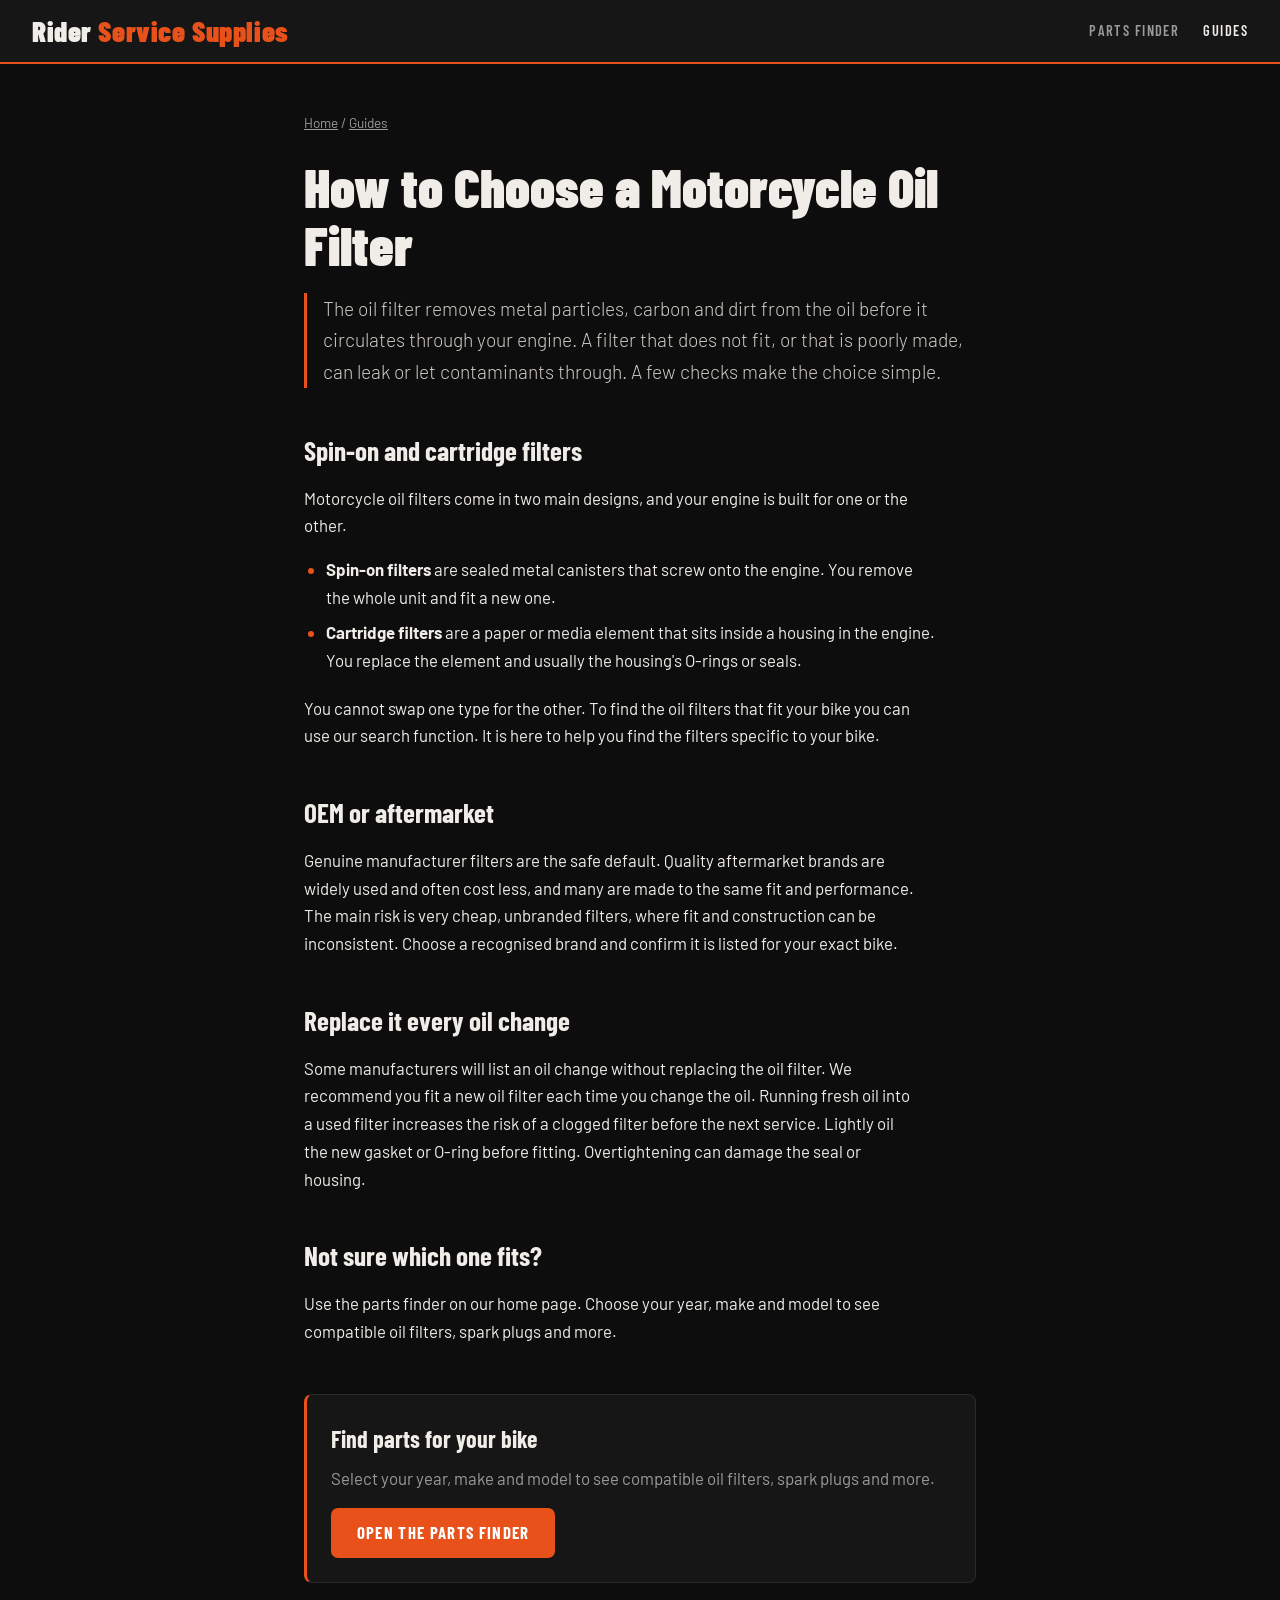
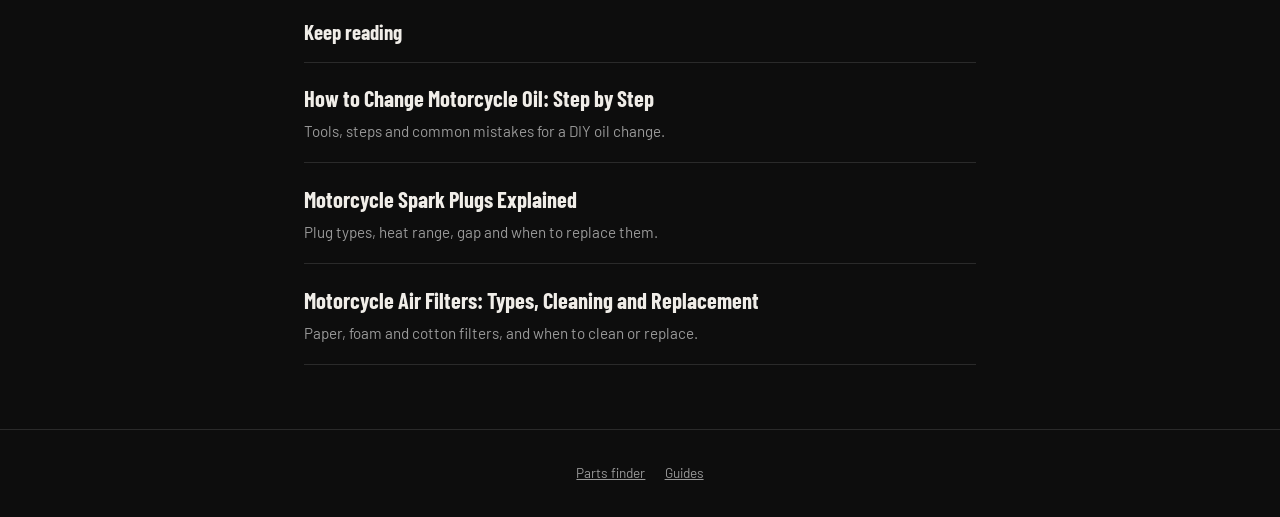
<file: guides/how-to-choose-a-motorcycle-oil-filter/index.html>
<!DOCTYPE html>
<html lang="en-AU">
<head>
<meta charset="UTF-8">
<meta name="viewport" content="width=device-width, initial-scale=1.0">
<title>How to Choose a Motorcycle Oil Filter | Rider Service Supplies</title>
  <link rel="icon" href="/sparkplug_favicon.ico" sizes="any">
<meta name="description" content="Spin-on or cartridge, OEM or aftermarket? Learn how motorcycle oil filters differ and what to check so the one you buy actually fits your bike.">
<link rel="canonical" href="https://riderservicesupplies.com.au/guides/how-to-choose-a-motorcycle-oil-filter/">
<meta property="og:type" content="article">
<meta property="og:title" content="How to Choose a Motorcycle Oil Filter">
<meta property="og:description" content="Spin-on or cartridge, OEM or aftermarket? Learn how motorcycle oil filters differ and what to check so the one you buy actually fits your bike.">
<meta property="og:url" content="https://riderservicesupplies.com.au/guides/how-to-choose-a-motorcycle-oil-filter/">
<meta property="og:site_name" content="Rider Service Supplies">
<meta name="twitter:card" content="summary">
<link rel="preconnect" href="https://fonts.googleapis.com">
<link rel="preconnect" href="https://fonts.gstatic.com" crossorigin>
<link href="https://fonts.googleapis.com/css2?family=Barlow+Condensed:wght@400;600;700;900&family=Barlow:wght@300;400;500&display=swap" rel="stylesheet">
<link rel="stylesheet" href="/assets/guides.css">
<script type="application/ld+json">{"@context": "https://schema.org", "@type": "Article", "headline": "How to Choose a Motorcycle Oil Filter", "description": "Spin-on or cartridge, OEM or aftermarket? Learn how motorcycle oil filters differ and what to check so the one you buy actually fits your bike.", "datePublished": "2026-10-27", "dateModified": "2026-10-27", "mainEntityOfPage": "https://riderservicesupplies.com.au/guides/how-to-choose-a-motorcycle-oil-filter/", "publisher": {"@type": "Organization", "name": "Rider Service Supplies"}}</script>
</head>
<body>
<header><a class="logo" href="/">Rider <span>Service Supplies</span></a><nav aria-label="Main"><a href="/">Parts finder</a><a href="/guides/" aria-current="page">Guides</a></nav></header>
<main>
<div class="crumbs"><a href="/">Home</a> / <a href="/guides/">Guides</a></div>
<article>
<h1>How to Choose a Motorcycle Oil Filter</h1>
<p class="lede">The oil filter removes metal particles, carbon and dirt from the oil before it circulates through your engine. A filter that does not fit, or that is poorly made, can leak or let contaminants through. A few checks make the choice simple.</p>
<h2>Spin-on and cartridge filters</h2>
<p>Motorcycle oil filters come in two main designs, and your engine is built for one or the other.</p>
<ul>
<li><strong>Spin-on filters</strong> are sealed metal canisters that screw onto the engine. You remove the whole unit and fit a new one.</li>
<li><strong>Cartridge filters</strong> are a paper or media element that sits inside a housing in the engine. You replace the element and usually the housing's O-rings or seals.</li>
</ul>
<p>You cannot swap one type for the other. To find the oil filters that fit your bike you can use our search function. It is here to help you find the filters specific to your bike. </p>

<h2>OEM or aftermarket</h2>
<p>Genuine manufacturer filters are the safe default. Quality aftermarket brands are widely used and often cost less, and many are made to the same fit and performance. The main risk is very cheap, unbranded filters, where fit and construction can be inconsistent. Choose a recognised brand and confirm it is listed for your exact bike.</p>
<h2>Replace it every oil change</h2>
<p>Some manufacturers will list an oil change without replacing the oil filter. We recommend you fit a new oil filter each time you change the oil. Running fresh oil into a used filter increases the risk of a clogged filter before the next service. Lightly oil the new gasket or O-ring before fitting. Overtightening can damage the seal or housing.</p>
<h2>Not sure which one fits?</h2>
<p>Use the parts finder on our home page. Choose your year, make and model to see compatible oil filters, spark plugs and more.</p>
</article>
<aside class="cta">
<h2>Find parts for your bike</h2>
<p>Select your year, make and model to see compatible oil filters, spark plugs and more.</p>
<a class="btn" href="/">Open the parts finder</a>
</aside>
<section class="related"><h2>Keep reading</h2><ul class="guide-list"><li><a href="/guides/motorcycle-oil-change-step-by-step/"><strong>How to Change Motorcycle Oil: Step by Step</strong><span>Tools, steps and common mistakes for a DIY oil change.</span></a></li><li><a href="/guides/motorcycle-spark-plugs-explained/"><strong>Motorcycle Spark Plugs Explained</strong><span>Plug types, heat range, gap and when to replace them.</span></a></li><li><a href="/guides/motorcycle-air-filter-guide/"><strong>Motorcycle Air Filters: Types, Cleaning and Replacement</strong><span>Paper, foam and cotton filters, and when to clean or replace.</span></a></li></ul></section>
</main>
<footer><a href="/">Parts finder</a><a href="/guides/">Guides</a></footer>
</body>
</html>
</file>
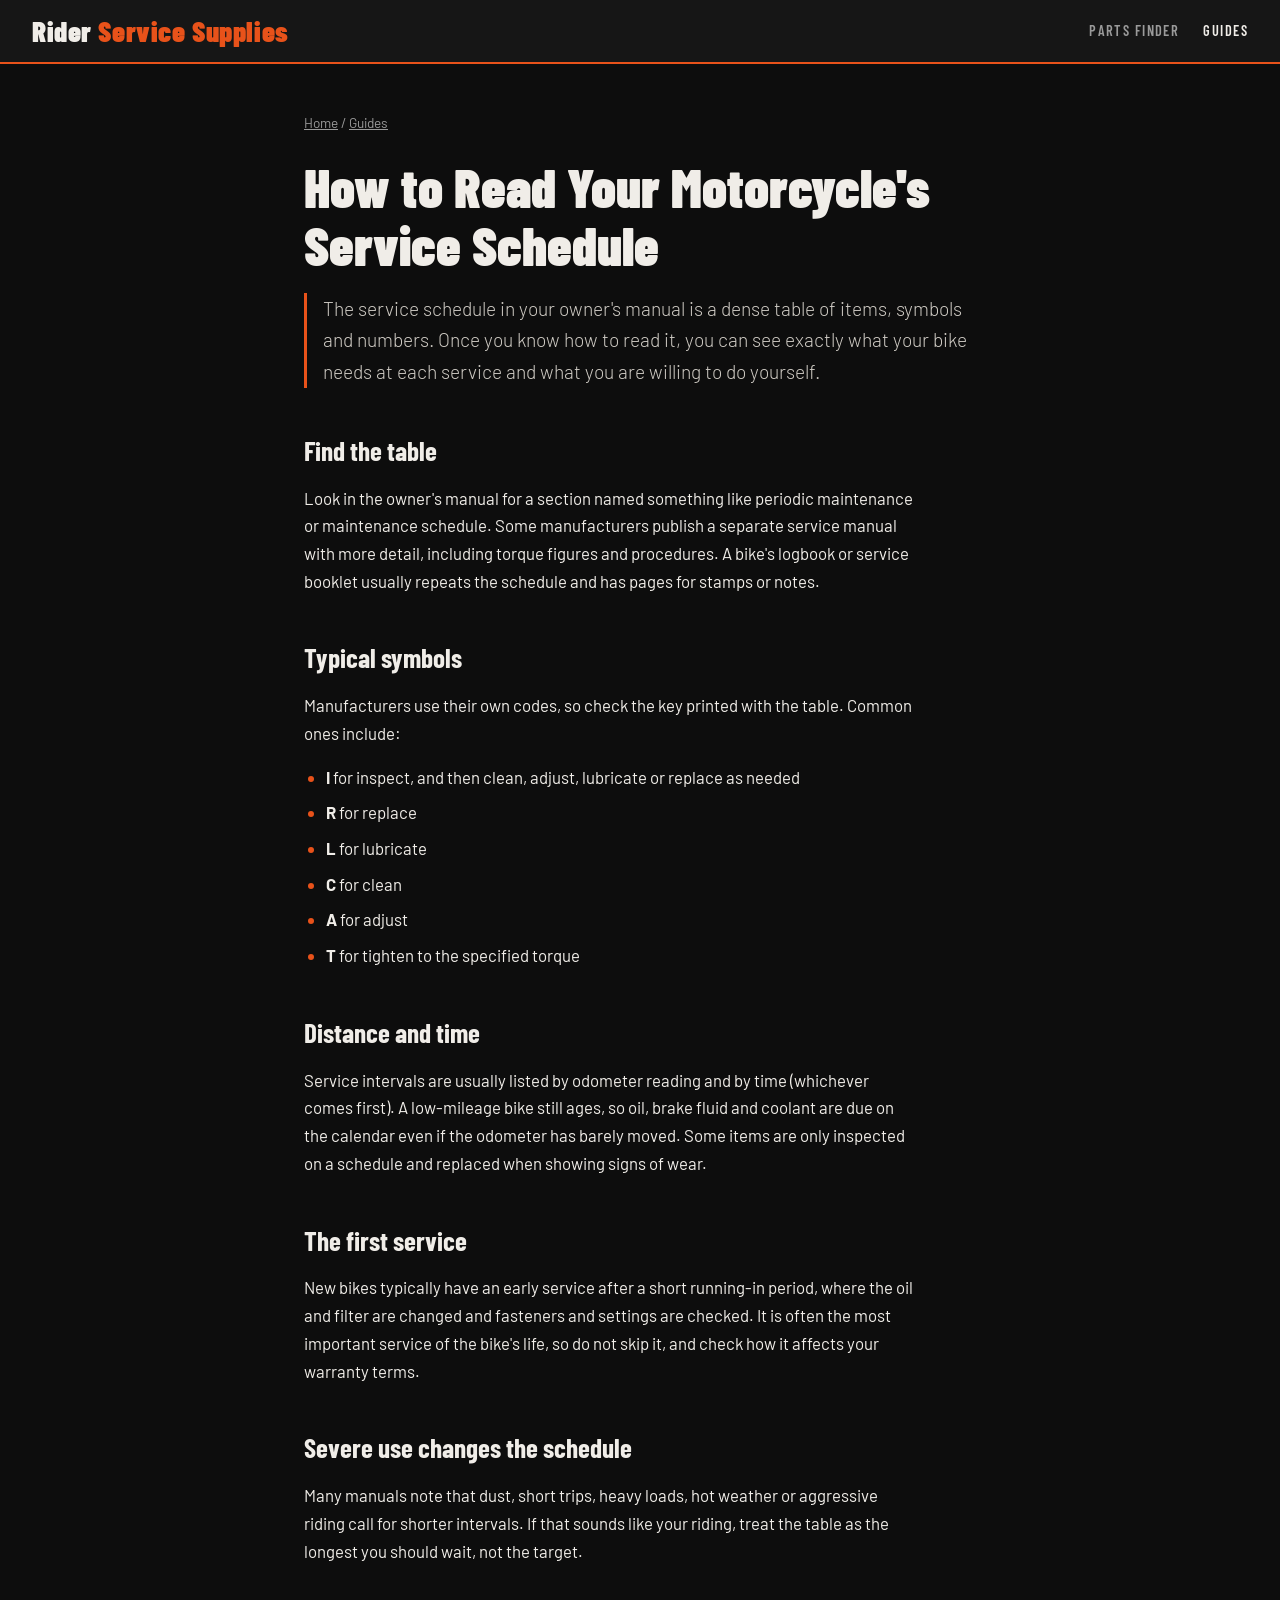
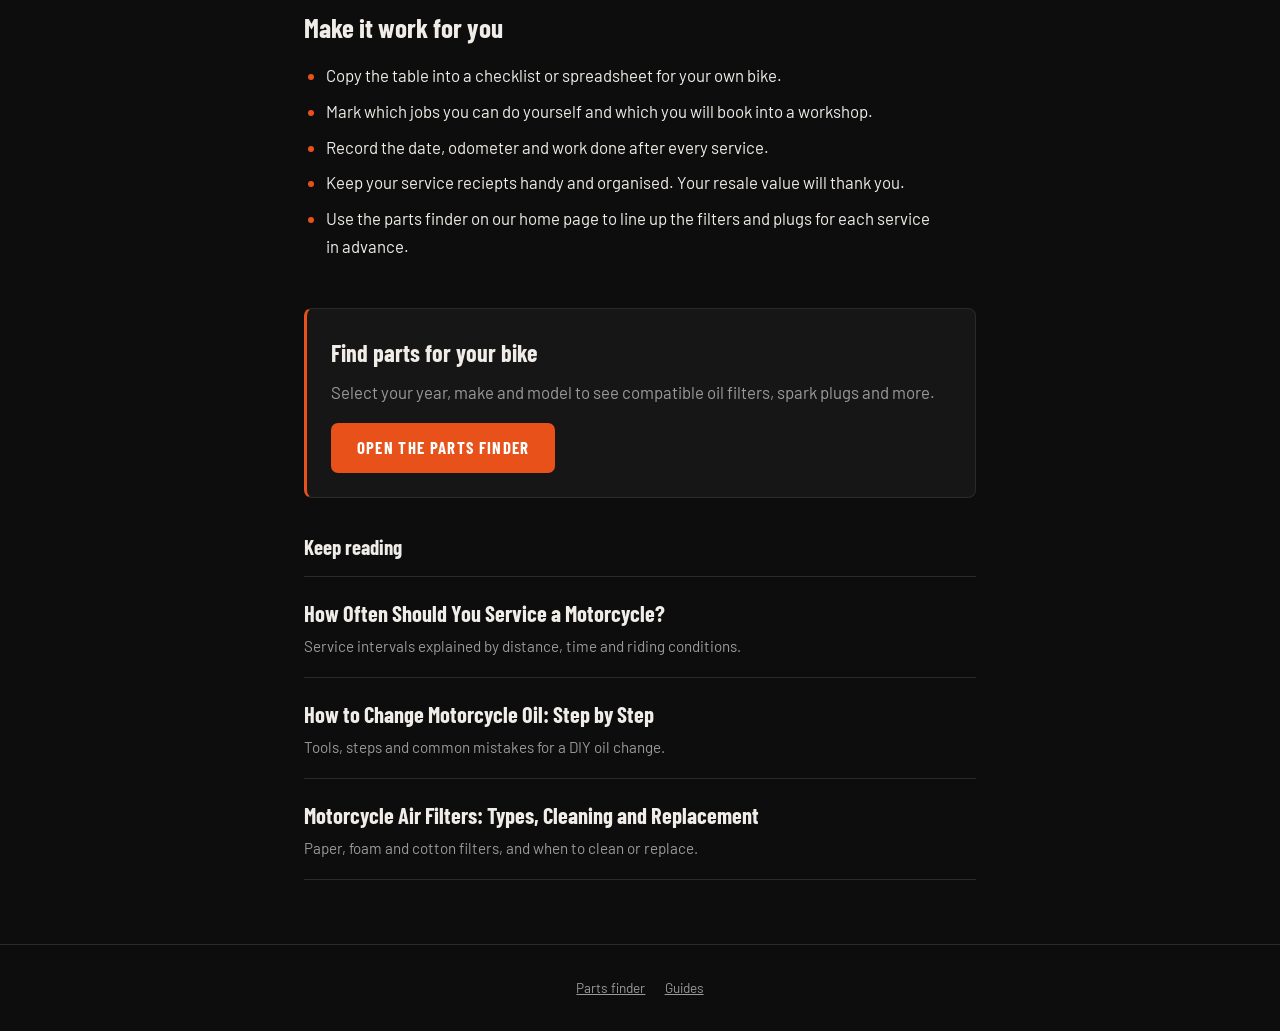
<file: guides/how-to-read-a-motorcycle-service-schedule/index.html>
<!DOCTYPE html>
<html lang="en-AU">
<head>
<meta charset="UTF-8">
<meta name="viewport" content="width=device-width, initial-scale=1.0">
<title>How to Read Your Motorcycle&#x27;s Service Schedule | Rider Service Supplies</title>
  <link rel="icon" href="/sparkplug_favicon.ico" sizes="any">
<meta name="description" content="Make sense of the service schedule in your owner&#x27;s manual: inspect, replace, lubricate and torque codes, distance versus time intervals, and the first service.">
<link rel="canonical" href="https://riderservicesupplies.com.au/guides/how-to-read-a-motorcycle-service-schedule/">
<meta property="og:type" content="article">
<meta property="og:title" content="How to Read Your Motorcycle&#x27;s Service Schedule">
<meta property="og:description" content="Make sense of the service schedule in your owner&#x27;s manual: inspect, replace, lubricate and torque codes, distance versus time intervals, and the first service.">
<meta property="og:url" content="https://riderservicesupplies.com.au/guides/how-to-read-a-motorcycle-service-schedule/">
<meta property="og:site_name" content="Rider Service Supplies">
<meta name="twitter:card" content="summary">
<link rel="preconnect" href="https://fonts.googleapis.com">
<link rel="preconnect" href="https://fonts.gstatic.com" crossorigin>
<link href="https://fonts.googleapis.com/css2?family=Barlow+Condensed:wght@400;600;700;900&family=Barlow:wght@300;400;500&display=swap" rel="stylesheet">
<link rel="stylesheet" href="/assets/guides.css">
<script type="application/ld+json">{"@context": "https://schema.org", "@type": "Article", "headline": "How to Read Your Motorcycle's Service Schedule", "description": "Make sense of the service schedule in your owner's manual: inspect, replace, lubricate and torque codes, distance versus time intervals, and the first service.", "datePublished": "2026-10-27", "dateModified": "2026-10-27", "mainEntityOfPage": "https://riderservicesupplies.com.au/guides/how-to-read-a-motorcycle-service-schedule/", "publisher": {"@type": "Organization", "name": "Rider Service Supplies"}}</script>
</head>
<body>
<header><a class="logo" href="/">Rider <span>Service Supplies</span></a><nav aria-label="Main"><a href="/">Parts finder</a><a href="/guides/" aria-current="page">Guides</a></nav></header>
<main>
<div class="crumbs"><a href="/">Home</a> / <a href="/guides/">Guides</a></div>
<article>
<h1>How to Read Your Motorcycle&#x27;s Service Schedule</h1>
<p class="lede">The service schedule in your owner&#x27;s manual is a dense table of items, symbols and numbers. Once you know how to read it, you can see exactly what your bike needs at each service and what you are willing to do yourself.</p>
<h2>Find the table</h2>
<p>Look in the owner's manual for a section named something like periodic maintenance or maintenance schedule. Some manufacturers publish a separate service manual with more detail, including torque figures and procedures. A bike's logbook or service booklet usually repeats the schedule and has pages for stamps or notes.</p>
<h2>Typical symbols</h2>
<p>Manufacturers use their own codes, so check the key printed with the table. Common ones include:</p>
<ul>
<li><strong>I</strong> for inspect, and then clean, adjust, lubricate or replace as needed</li>
<li><strong>R</strong> for replace</li>
<li><strong>L</strong> for lubricate</li>
<li><strong>C</strong> for clean</li>
<li><strong>A</strong> for adjust</li>
<li><strong>T</strong> for tighten to the specified torque</li>
</ul>
<h2>Distance and time</h2>
<p>Service intervals are usually listed by odometer reading and by time (whichever comes first). A low-mileage bike still ages, so oil, brake fluid and coolant are due on the calendar even if the odometer has barely moved. Some items are only inspected on a schedule and replaced when showing signs of wear.</p>
<h2>The first service</h2>
<p>New bikes typically have an early service after a short running-in period, where the oil and filter are changed and fasteners and settings are checked. It is often the most important service of the bike's life, so do not skip it, and check how it affects your warranty terms.</p>
<h2>Severe use changes the schedule</h2>
<p>Many manuals note that dust, short trips, heavy loads, hot weather or aggressive riding call for shorter intervals. If that sounds like your riding, treat the table as the longest you should wait, not the target.</p>
<h2>Make it work for you</h2>
<ul>
<li>Copy the table into a checklist or spreadsheet for your own bike.</li>
<li>Mark which jobs you can do yourself and which you will book into a workshop.</li>
<li>Record the date, odometer and work done after every service.</li>
<li>Keep your service reciepts handy and organised. Your resale value will thank you.</li>
<li>Use the parts finder on our home page to line up the filters and plugs for each service in advance.</li>
</ul>
</article>
<aside class="cta">
<h2>Find parts for your bike</h2>
<p>Select your year, make and model to see compatible oil filters, spark plugs and more.</p>
<a class="btn" href="/">Open the parts finder</a>
</aside>
<section class="related"><h2>Keep reading</h2><ul class="guide-list"><li><a href="/guides/how-often-to-service-a-motorcycle/"><strong>How Often Should You Service a Motorcycle?</strong><span>Service intervals explained by distance, time and riding conditions.</span></a></li><li><a href="/guides/motorcycle-oil-change-step-by-step/"><strong>How to Change Motorcycle Oil: Step by Step</strong><span>Tools, steps and common mistakes for a DIY oil change.</span></a></li><li><a href="/guides/motorcycle-air-filter-guide/"><strong>Motorcycle Air Filters: Types, Cleaning and Replacement</strong><span>Paper, foam and cotton filters, and when to clean or replace.</span></a></li></ul></section>
</main>
<footer><a href="/">Parts finder</a><a href="/guides/">Guides</a></footer>
</body>
</html>
</file>
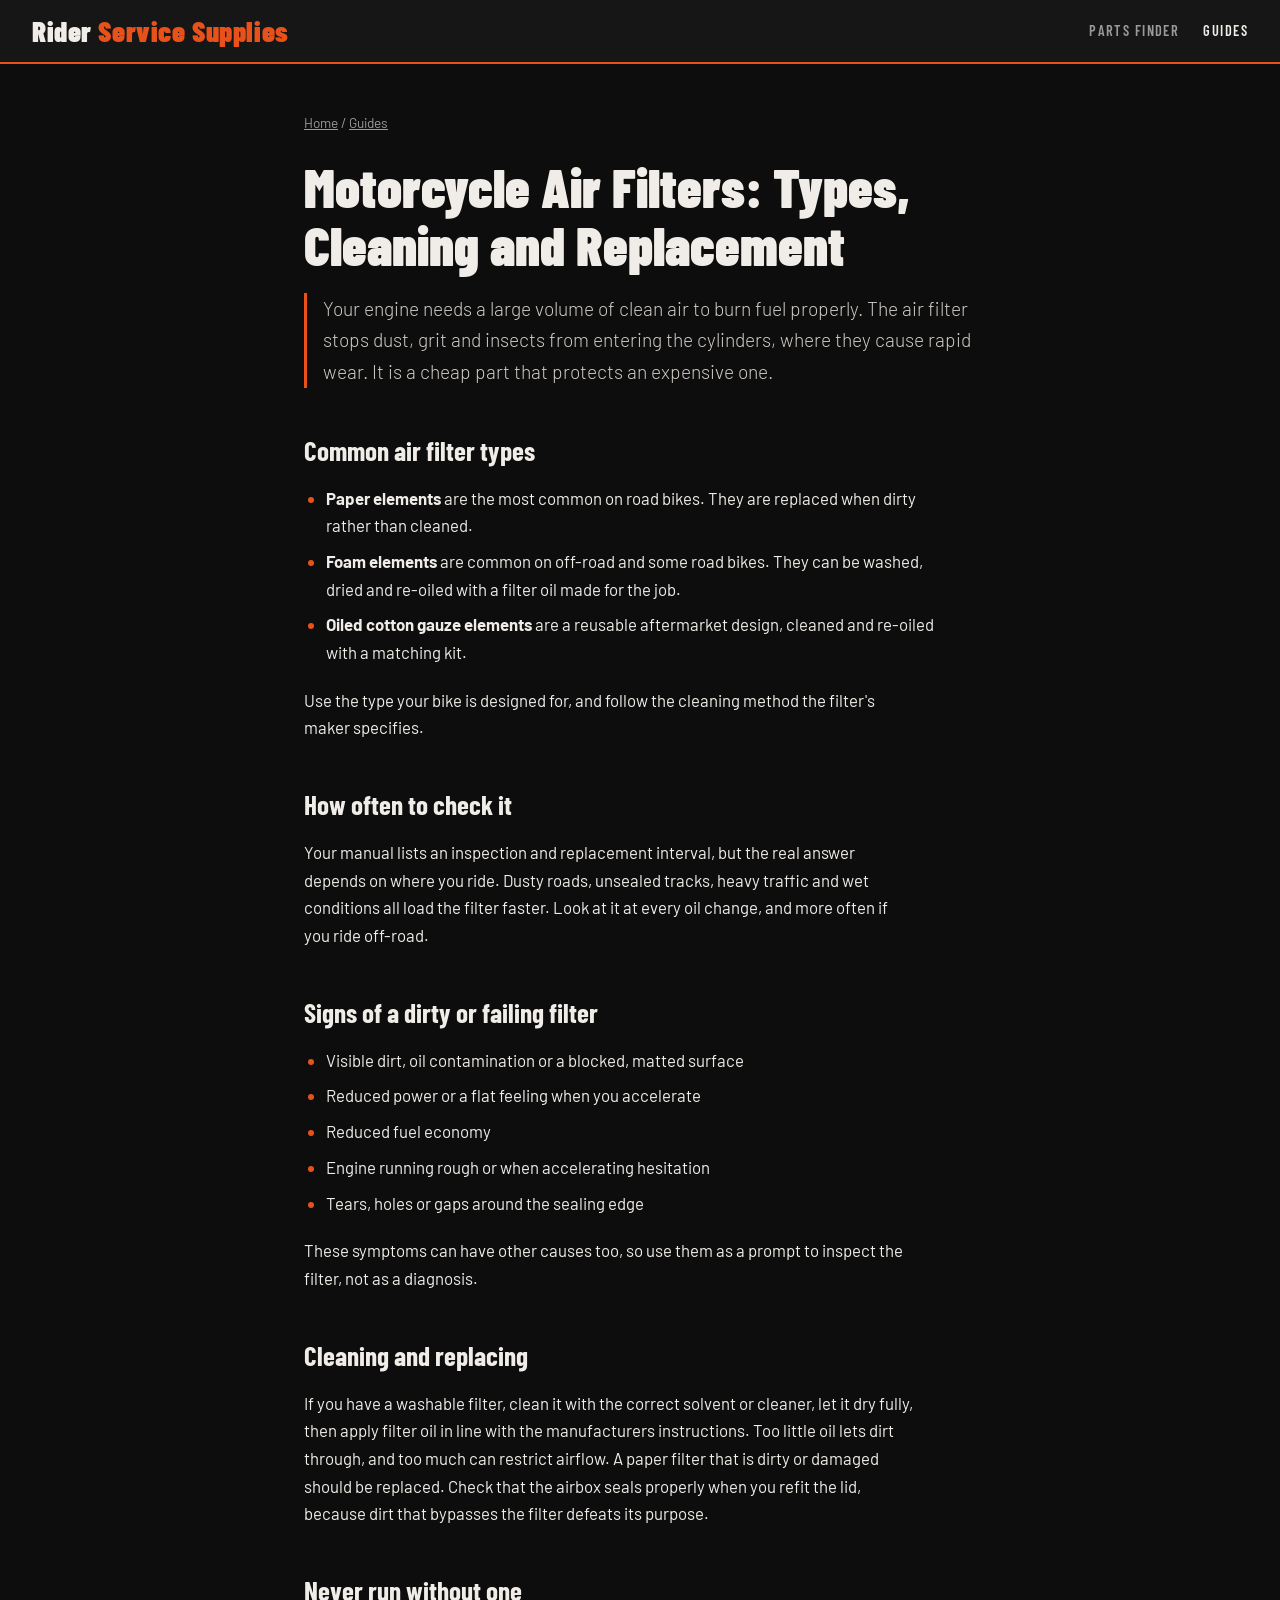
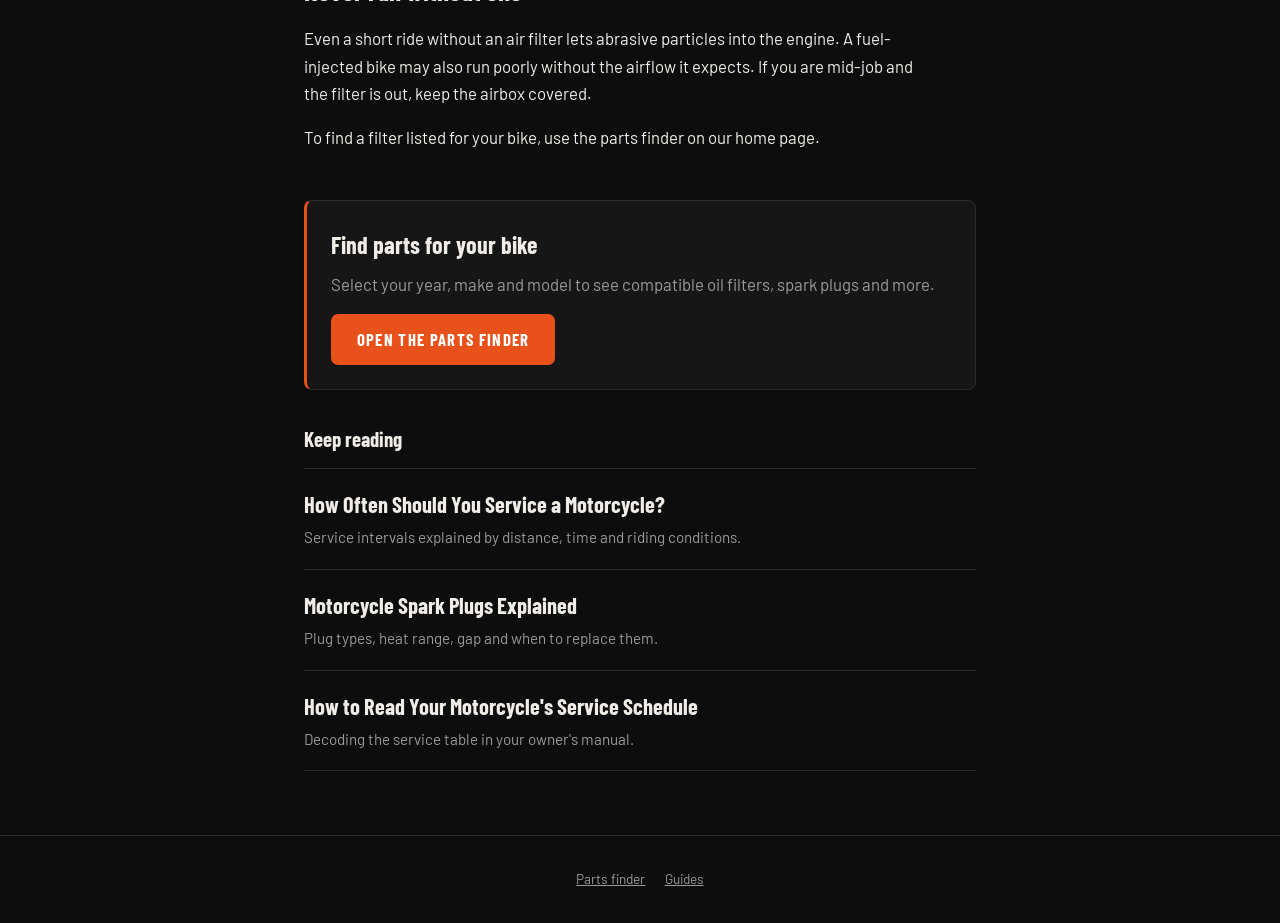
<file: guides/motorcycle-air-filter-guide/index.html>
<!DOCTYPE html>
<html lang="en-AU">
<head>
<meta charset="UTF-8">
<meta name="viewport" content="width=device-width, initial-scale=1.0">
<title>Motorcycle Air Filters: Types, Cleaning and Replacement | Rider Service Supplies</title>
  <link rel="icon" href="/sparkplug_favicon.ico" sizes="any">
<meta name="description" content="Learn how paper, foam and cotton motorcycle air filters differ, when to clean or replace them, and why running a dirty or damaged filter harms your engine.">
<link rel="canonical" href="https://riderservicesupplies.com.au/guides/motorcycle-air-filter-guide/">
<meta property="og:type" content="article">
<meta property="og:title" content="Motorcycle Air Filters: Types, Cleaning and Replacement">
<meta property="og:description" content="Learn how paper, foam and cotton motorcycle air filters differ, when to clean or replace them, and why running a dirty or damaged filter harms your engine.">
<meta property="og:url" content="https://riderservicesupplies.com.au/guides/motorcycle-air-filter-guide/">
<meta property="og:site_name" content="Rider Service Supplies">
<meta name="twitter:card" content="summary">
<link rel="preconnect" href="https://fonts.googleapis.com">
<link rel="preconnect" href="https://fonts.gstatic.com" crossorigin>
<link href="https://fonts.googleapis.com/css2?family=Barlow+Condensed:wght@400;600;700;900&family=Barlow:wght@300;400;500&display=swap" rel="stylesheet">
<link rel="stylesheet" href="/assets/guides.css">
<script type="application/ld+json">{"@context": "https://schema.org", "@type": "Article", "headline": "Motorcycle Air Filters: Types, Cleaning and Replacement", "description": "Learn how paper, foam and cotton motorcycle air filters differ, when to clean or replace them, and why running a dirty or damaged filter harms your engine.", "datePublished": "2026-10-27", "dateModified": "2026-10-27", "mainEntityOfPage": "https://riderservicesupplies.com.au/guides/motorcycle-air-filter-guide/", "publisher": {"@type": "Organization", "name": "Rider Service Supplies"}}</script>
</head>
<body>
<header><a class="logo" href="/">Rider <span>Service Supplies</span></a><nav aria-label="Main"><a href="/">Parts finder</a><a href="/guides/" aria-current="page">Guides</a></nav></header>
<main>
<div class="crumbs"><a href="/">Home</a> / <a href="/guides/">Guides</a></div>
<article>
<h1>Motorcycle Air Filters: Types, Cleaning and Replacement</h1>
<p class="lede">Your engine needs a large volume of clean air to burn fuel properly. The air filter stops dust, grit and insects from entering the cylinders, where they cause rapid wear. It is a cheap part that protects an expensive one.</p>
<h2>Common air filter types</h2>
<ul>
<li><strong>Paper elements</strong> are the most common on road bikes. They are replaced when dirty rather than cleaned.</li>
<li><strong>Foam elements</strong> are common on off-road and some road bikes. They can be washed, dried and re-oiled with a filter oil made for the job.</li>
<li><strong>Oiled cotton gauze elements</strong> are a reusable aftermarket design, cleaned and re-oiled with a matching kit.</li>
</ul>
<p>Use the type your bike is designed for, and follow the cleaning method the filter's maker specifies.</p>
<h2>How often to check it</h2>
<p>Your manual lists an inspection and replacement interval, but the real answer depends on where you ride. Dusty roads, unsealed tracks, heavy traffic and wet conditions all load the filter faster. Look at it at every oil change, and more often if you ride off-road.</p>
<h2>Signs of a dirty or failing filter</h2>
<ul>
<li>Visible dirt, oil contamination or a blocked, matted surface</li>
<li>Reduced power or a flat feeling when you accelerate</li>
<li>Reduced fuel economy</li>
<li>Engine running rough or when accelerating hesitation</li>
<li>Tears, holes or gaps around the sealing edge</li>
</ul>
<p>These symptoms can have other causes too, so use them as a prompt to inspect the filter, not as a diagnosis.</p>
<h2>Cleaning and replacing</h2>
<p>If you have a washable filter, clean it with the correct solvent or cleaner, let it dry fully, then apply filter oil in line with the manufacturers instructions. Too little oil lets dirt through, and too much can restrict airflow. A paper filter that is dirty or damaged should be replaced. Check that the airbox seals properly when you refit the lid, because dirt that bypasses the filter defeats its purpose.</p>
<h2>Never run without one</h2>
<p>Even a short ride without an air filter lets abrasive particles into the engine. A fuel-injected bike may also run poorly without the airflow it expects. If you are mid-job and the filter is out, keep the airbox covered.</p>
<p>To find a filter listed for your bike, use the parts finder on our home page.</p>
</article>
<aside class="cta">
<h2>Find parts for your bike</h2>
<p>Select your year, make and model to see compatible oil filters, spark plugs and more.</p>
<a class="btn" href="/">Open the parts finder</a>
</aside>
<section class="related"><h2>Keep reading</h2><ul class="guide-list"><li><a href="/guides/how-often-to-service-a-motorcycle/"><strong>How Often Should You Service a Motorcycle?</strong><span>Service intervals explained by distance, time and riding conditions.</span></a></li><li><a href="/guides/motorcycle-spark-plugs-explained/"><strong>Motorcycle Spark Plugs Explained</strong><span>Plug types, heat range, gap and when to replace them.</span></a></li><li><a href="/guides/how-to-read-a-motorcycle-service-schedule/"><strong>How to Read Your Motorcycle&#x27;s Service Schedule</strong><span>Decoding the service table in your owner&#x27;s manual.</span></a></li></ul></section>
</main>
<footer><a href="/">Parts finder</a><a href="/guides/">Guides</a></footer>
</body>
</html>
</file>
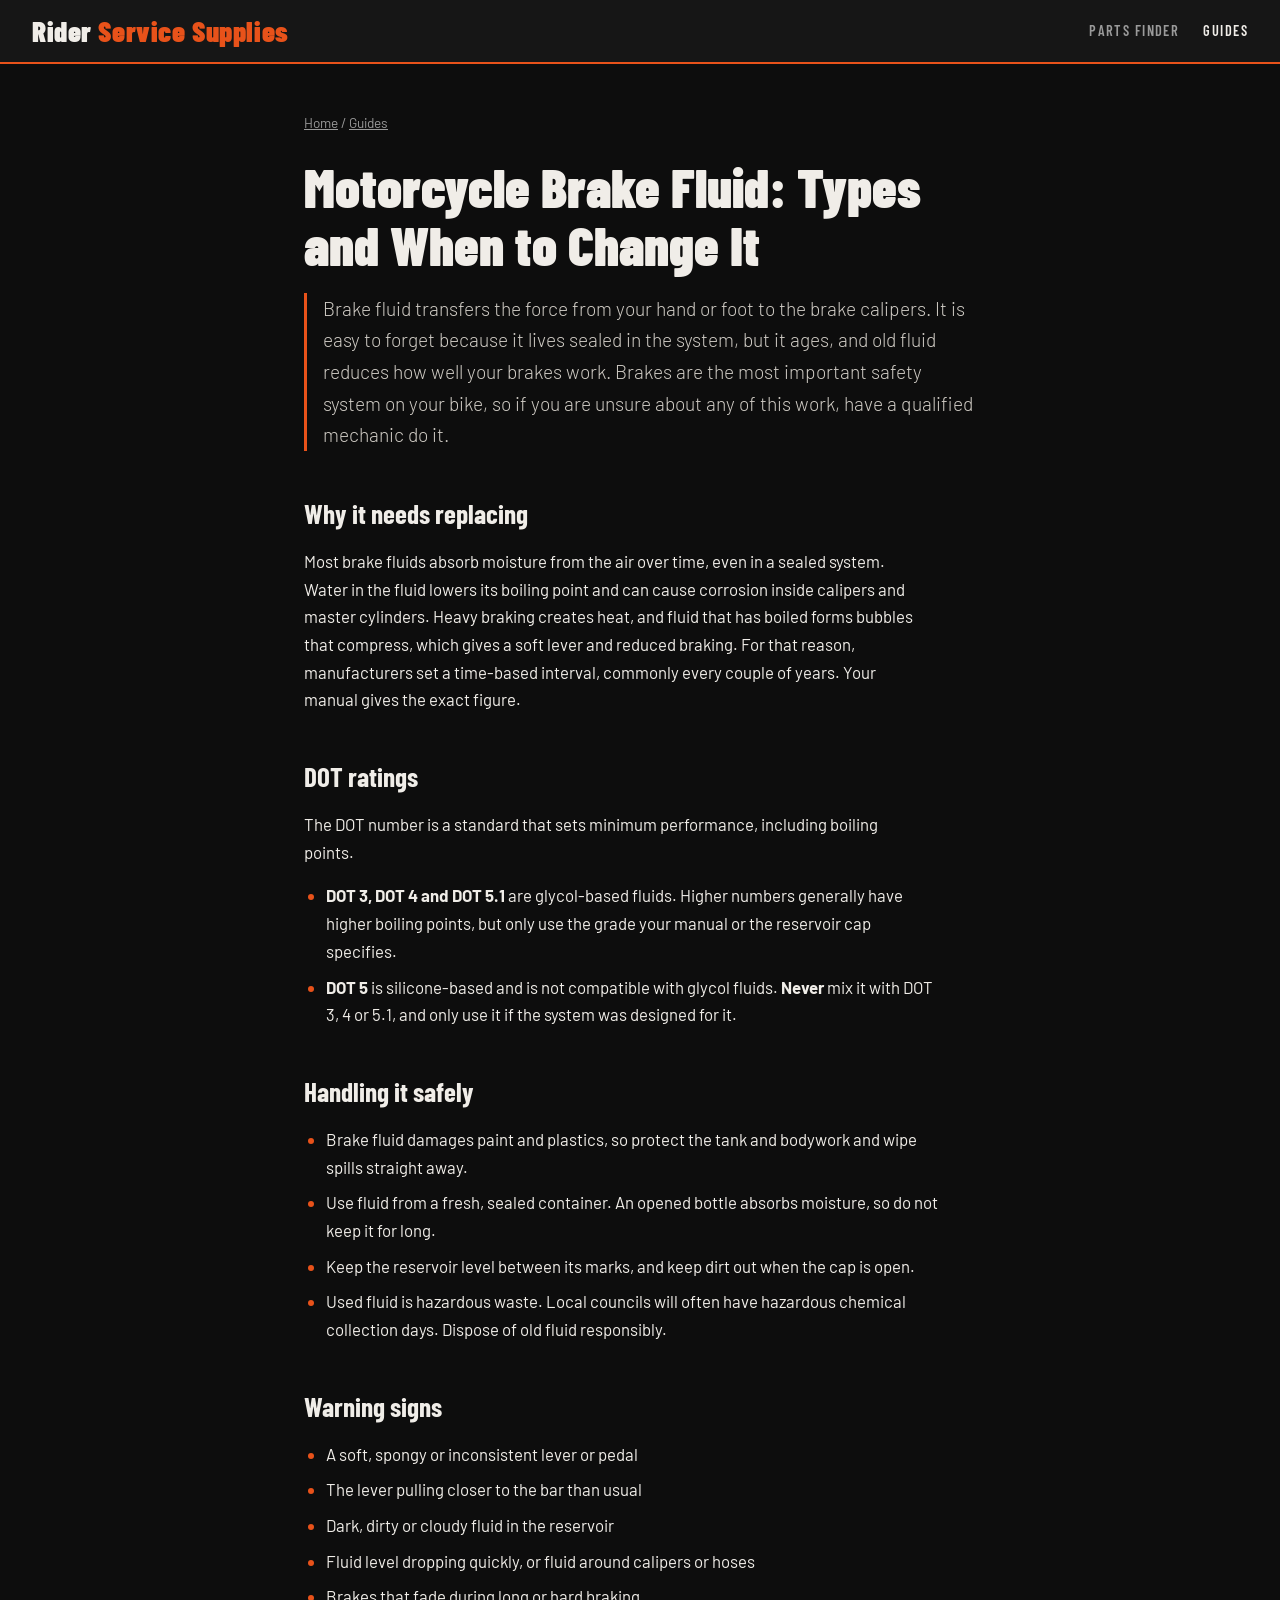
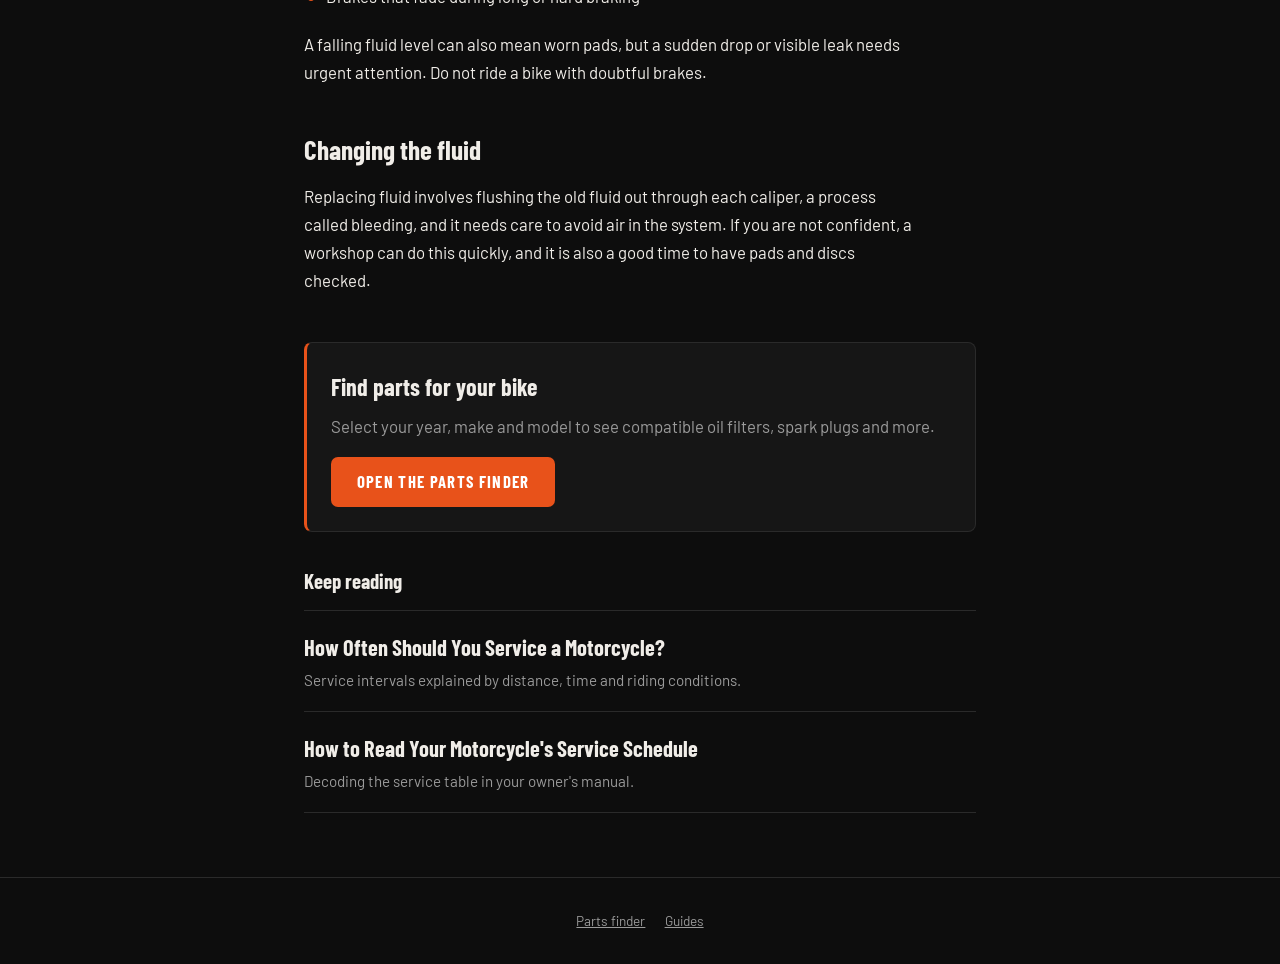
<file: guides/motorcycle-brake-fluid-guide/index.html>
<!DOCTYPE html>
<html lang="en-AU">
<head>
<meta charset="UTF-8">
<meta name="viewport" content="width=device-width, initial-scale=1.0">
<title>Motorcycle Brake Fluid: Types and When to Change It | Rider Service Supplies</title>
  <link rel="icon" href="/sparkplug_favicon.ico" sizes="any">
<meta name="description" content="Why motorcycle brake fluid needs replacing, what DOT ratings mean, which types can be mixed, and the warning signs that your brakes need attention.">
<link rel="canonical" href="https://riderservicesupplies.com.au/guides/motorcycle-brake-fluid-guide/">
<meta property="og:type" content="article">
<meta property="og:title" content="Motorcycle Brake Fluid: Types and When to Change It">
<meta property="og:description" content="Why motorcycle brake fluid needs replacing, what DOT ratings mean, which types can be mixed, and the warning signs that your brakes need attention.">
<meta property="og:url" content="https://riderservicesupplies.com.au/guides/motorcycle-brake-fluid-guide/">
<meta property="og:site_name" content="Rider Service Supplies">
<meta name="twitter:card" content="summary">
<link rel="preconnect" href="https://fonts.googleapis.com">
<link rel="preconnect" href="https://fonts.gstatic.com" crossorigin>
<link href="https://fonts.googleapis.com/css2?family=Barlow+Condensed:wght@400;600;700;900&family=Barlow:wght@300;400;500&display=swap" rel="stylesheet">
<link rel="stylesheet" href="/assets/guides.css">
<script type="application/ld+json">{"@context": "https://schema.org", "@type": "Article", "headline": "Motorcycle Brake Fluid: Types and When to Change It", "description": "Why motorcycle brake fluid needs replacing, what DOT ratings mean, which types can be mixed, and the warning signs that your brakes need attention.", "datePublished": "2026-10-27", "dateModified": "2026-10-27", "mainEntityOfPage": "https://riderservicesupplies.com.au/guides/motorcycle-brake-fluid-guide/", "publisher": {"@type": "Organization", "name": "Rider Service Supplies"}}</script>
</head>
<body>
<header><a class="logo" href="/">Rider <span>Service Supplies</span></a><nav aria-label="Main"><a href="/">Parts finder</a><a href="/guides/" aria-current="page">Guides</a></nav></header>
<main>
<div class="crumbs"><a href="/">Home</a> / <a href="/guides/">Guides</a></div>
<article>
<h1>Motorcycle Brake Fluid: Types and When to Change It</h1>
<p class="lede">Brake fluid transfers the force from your hand or foot to the brake calipers. It is easy to forget because it lives sealed in the system, but it ages, and old fluid reduces how well your brakes work. Brakes are the most important safety system on your bike, so if you are unsure about any of this work, have a qualified mechanic do it.</p>
<h2>Why it needs replacing</h2>
<p>Most brake fluids absorb moisture from the air over time, even in a sealed system. Water in the fluid lowers its boiling point and can cause corrosion inside calipers and master cylinders. Heavy braking creates heat, and fluid that has boiled forms bubbles that compress, which gives a soft lever and reduced braking. For that reason, manufacturers set a time-based interval, commonly every couple of years. Your manual gives the exact figure.</p>
<h2>DOT ratings</h2>
<p>The DOT number is a standard that sets minimum performance, including boiling points.</p>
<ul>
<li><strong>DOT 3, DOT 4 and DOT 5.1</strong> are glycol-based fluids. Higher numbers generally have higher boiling points, but only use the grade your manual or the reservoir cap specifies.</li>
<li><strong>DOT 5</strong> is silicone-based and is not compatible with glycol fluids. <b>Never</b> mix it with DOT 3, 4 or 5.1, and only use it if the system was designed for it.</li>
</ul>
<h2>Handling it safely</h2>
<ul>
<li>Brake fluid damages paint and plastics, so protect the tank and bodywork and wipe spills straight away.</li>
<li>Use fluid from a fresh, sealed container. An opened bottle absorbs moisture, so do not keep it for long.</li>
<li>Keep the reservoir level between its marks, and keep dirt out when the cap is open.</li>
<li>Used fluid is hazardous waste. Local councils will often have hazardous chemical collection days. Dispose of old fluid responsibly.</li>
</ul>
<h2>Warning signs</h2>
<ul>
<li>A soft, spongy or inconsistent lever or pedal</li>
<li>The lever pulling closer to the bar than usual</li>
<li>Dark, dirty or cloudy fluid in the reservoir</li>
<li>Fluid level dropping quickly, or fluid around calipers or hoses</li>
<li>Brakes that fade during long or hard braking</li>
</ul>
<p>A falling fluid level can also mean worn pads, but a sudden drop or visible leak needs urgent attention. Do not ride a bike with doubtful brakes.</p>
<h2>Changing the fluid</h2>
<p>Replacing fluid involves flushing the old fluid out through each caliper, a process called bleeding, and it needs care to avoid air in the system. If you are not confident, a workshop can do this quickly, and it is also a good time to have pads and discs checked.</p>
</article>
<aside class="cta">
<h2>Find parts for your bike</h2>
<p>Select your year, make and model to see compatible oil filters, spark plugs and more.</p>
<a class="btn" href="/">Open the parts finder</a>
</aside>
<section class="related"><h2>Keep reading</h2><ul class="guide-list"><li><a href="/guides/how-often-to-service-a-motorcycle/"><strong>How Often Should You Service a Motorcycle?</strong><span>Service intervals explained by distance, time and riding conditions.</span></a></li><li><a href="/guides/how-to-read-a-motorcycle-service-schedule/"><strong>How to Read Your Motorcycle&#x27;s Service Schedule</strong><span>Decoding the service table in your owner&#x27;s manual.</span></a></li></ul></section>
</main>
<footer><a href="/">Parts finder</a><a href="/guides/">Guides</a></footer>
</body>
</html>
</file>
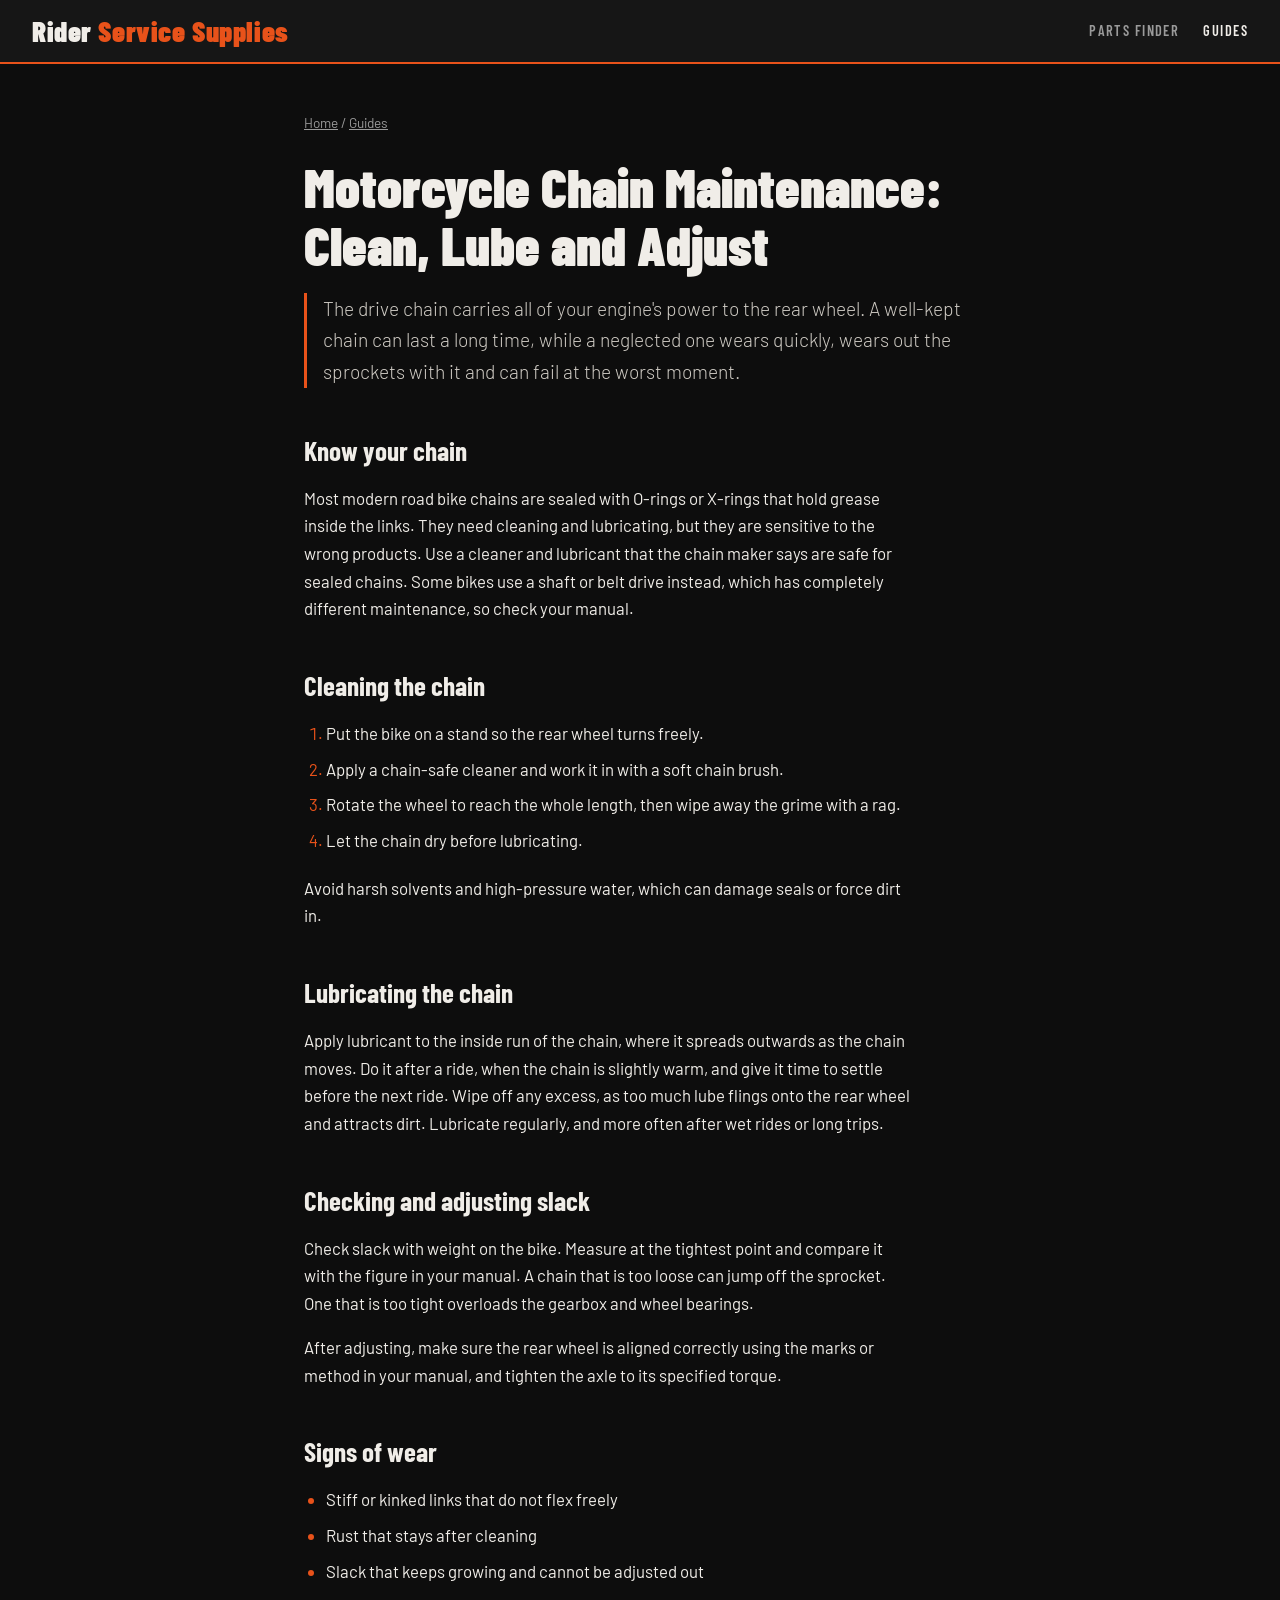
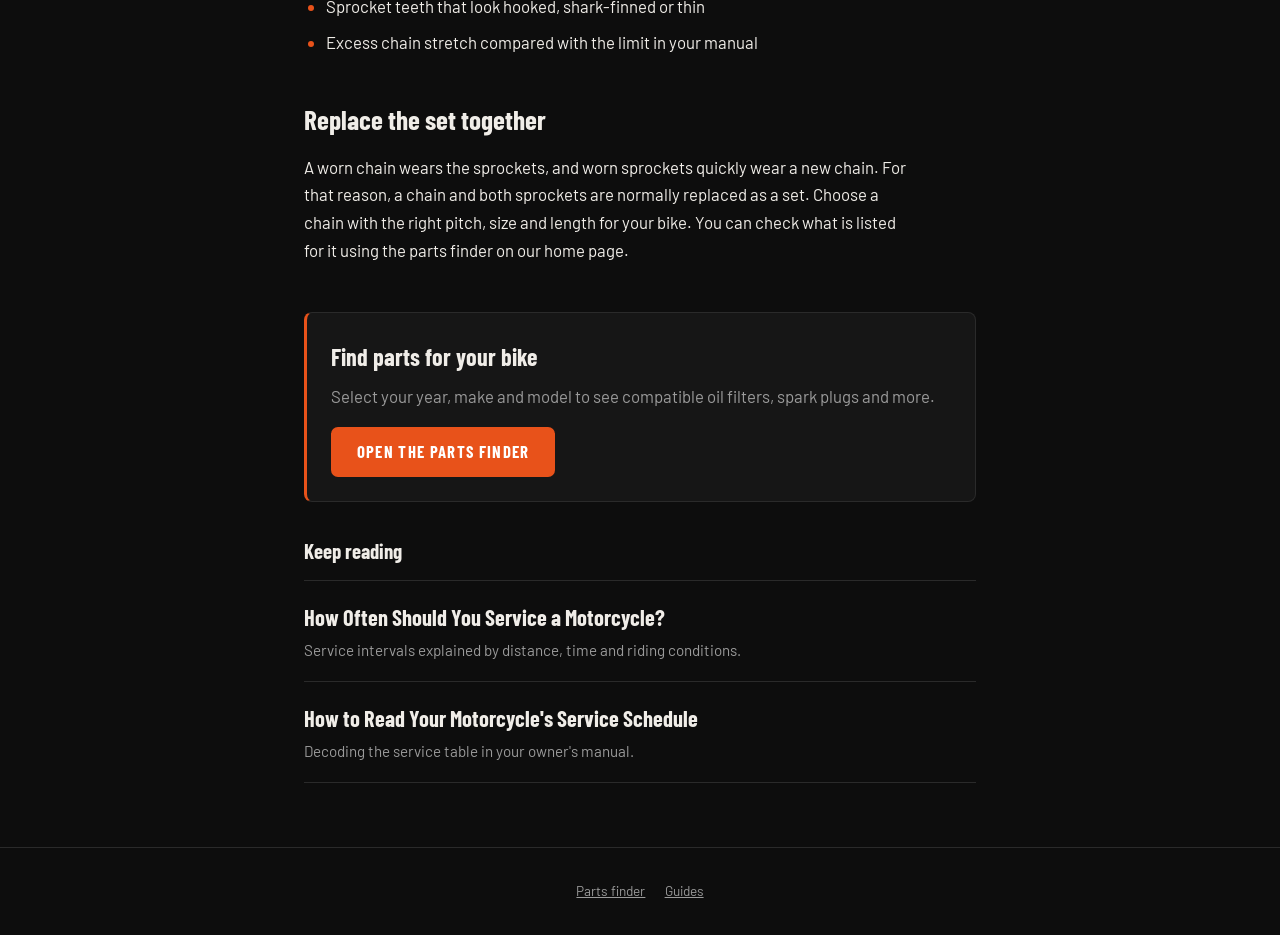
<file: guides/motorcycle-chain-maintenance/index.html>
<!DOCTYPE html>
<html lang="en-AU">
<head>
<meta charset="UTF-8">
<meta name="viewport" content="width=device-width, initial-scale=1.0">
<title>Motorcycle Chain Maintenance: Clean, Lube and Adjust | Rider Service Supplies</title>
  <link rel="icon" href="/sparkplug_favicon.ico" sizes="any">
<meta name="description" content="How to clean, lubricate and adjust a motorcycle chain, how to spot a worn chain and sprockets, and why they should be replaced together.">
<link rel="canonical" href="https://riderservicesupplies.com.au/guides/motorcycle-chain-maintenance/">
<meta property="og:type" content="article">
<meta property="og:title" content="Motorcycle Chain Maintenance: Clean, Lube and Adjust">
<meta property="og:description" content="How to clean, lubricate and adjust a motorcycle chain, how to spot a worn chain and sprockets, and why they should be replaced together.">
<meta property="og:url" content="https://riderservicesupplies.com.au/guides/motorcycle-chain-maintenance/">
<meta property="og:site_name" content="Rider Service Supplies">
<meta name="twitter:card" content="summary">
<link rel="preconnect" href="https://fonts.googleapis.com">
<link rel="preconnect" href="https://fonts.gstatic.com" crossorigin>
<link href="https://fonts.googleapis.com/css2?family=Barlow+Condensed:wght@400;600;700;900&family=Barlow:wght@300;400;500&display=swap" rel="stylesheet">
<link rel="stylesheet" href="/assets/guides.css">
<script type="application/ld+json">{"@context": "https://schema.org", "@type": "Article", "headline": "Motorcycle Chain Maintenance: Clean, Lube and Adjust", "description": "How to clean, lubricate and adjust a motorcycle chain, how to spot a worn chain and sprockets, and why they should be replaced together.", "datePublished": "2026-10-27", "dateModified": "2026-10-27", "mainEntityOfPage": "https://riderservicesupplies.com.au/guides/motorcycle-chain-maintenance/", "publisher": {"@type": "Organization", "name": "Rider Service Supplies"}}</script>
</head>
<body>
<header><a class="logo" href="/">Rider <span>Service Supplies</span></a><nav aria-label="Main"><a href="/">Parts finder</a><a href="/guides/" aria-current="page">Guides</a></nav></header>
<main>
<div class="crumbs"><a href="/">Home</a> / <a href="/guides/">Guides</a></div>
<article>
<h1>Motorcycle Chain Maintenance: Clean, Lube and Adjust</h1>
<p class="lede">The drive chain carries all of your engine&#x27;s power to the rear wheel. A well-kept chain can last a long time, while a neglected one wears quickly, wears out the sprockets with it and can fail at the worst moment.</p>
<h2>Know your chain</h2>
<p>Most modern road bike chains are sealed with O-rings or X-rings that hold grease inside the links. They need cleaning and lubricating, but they are sensitive to the wrong products. Use a cleaner and lubricant that the chain maker says are safe for sealed chains. Some bikes use a shaft or belt drive instead, which has completely different maintenance, so check your manual.</p>
<h2>Cleaning the chain</h2>
<ol>
<li>Put the bike on a stand so the rear wheel turns freely.</li>
<li>Apply a chain-safe cleaner and work it in with a soft chain brush.</li>
<li>Rotate the wheel to reach the whole length, then wipe away the grime with a rag.</li>
<li>Let the chain dry before lubricating.</li>
</ol>
<p>Avoid harsh solvents and high-pressure water, which can damage seals or force dirt in.</p>
<h2>Lubricating the chain</h2>
<p>Apply lubricant to the inside run of the chain, where it spreads outwards as the chain moves. Do it after a ride, when the chain is slightly warm, and give it time to settle before the next ride. Wipe off any excess, as too much lube flings onto the rear wheel and attracts dirt. Lubricate regularly, and more often after wet rides or long trips.</p>
<h2>Checking and adjusting slack</h2>
<p>Check slack with weight on the bike. Measure at the tightest point and compare it with the figure in your manual. A chain that is too loose can jump off the sprocket. One that is too tight overloads the gearbox and wheel bearings.</p>
<p>After adjusting, make sure the rear wheel is aligned correctly using the marks or method in your manual, and tighten the axle to its specified torque.</p>
<h2>Signs of wear</h2>
<ul>
<li>Stiff or kinked links that do not flex freely</li>
<li>Rust that stays after cleaning</li>
<li>Slack that keeps growing and cannot be adjusted out</li>
<li>Sprocket teeth that look hooked, shark-finned or thin</li>
<li>Excess chain stretch compared with the limit in your manual</li>
</ul>
<h2>Replace the set together</h2>
<p>A worn chain wears the sprockets, and worn sprockets quickly wear a new chain. For that reason, a chain and both sprockets are normally replaced as a set. Choose a chain with the right pitch, size and length for your bike. You can check what is listed for it using the parts finder on our home page.</p>
</article>
<aside class="cta">
<h2>Find parts for your bike</h2>
<p>Select your year, make and model to see compatible oil filters, spark plugs and more.</p>
<a class="btn" href="/">Open the parts finder</a>
</aside>
<section class="related"><h2>Keep reading</h2><ul class="guide-list"><li><a href="/guides/how-often-to-service-a-motorcycle/"><strong>How Often Should You Service a Motorcycle?</strong><span>Service intervals explained by distance, time and riding conditions.</span></a></li><li><a href="/guides/how-to-read-a-motorcycle-service-schedule/"><strong>How to Read Your Motorcycle&#x27;s Service Schedule</strong><span>Decoding the service table in your owner&#x27;s manual.</span></a></li></ul></section>
</main>
<footer><a href="/">Parts finder</a><a href="/guides/">Guides</a></footer>
</body>
</html>
</file>
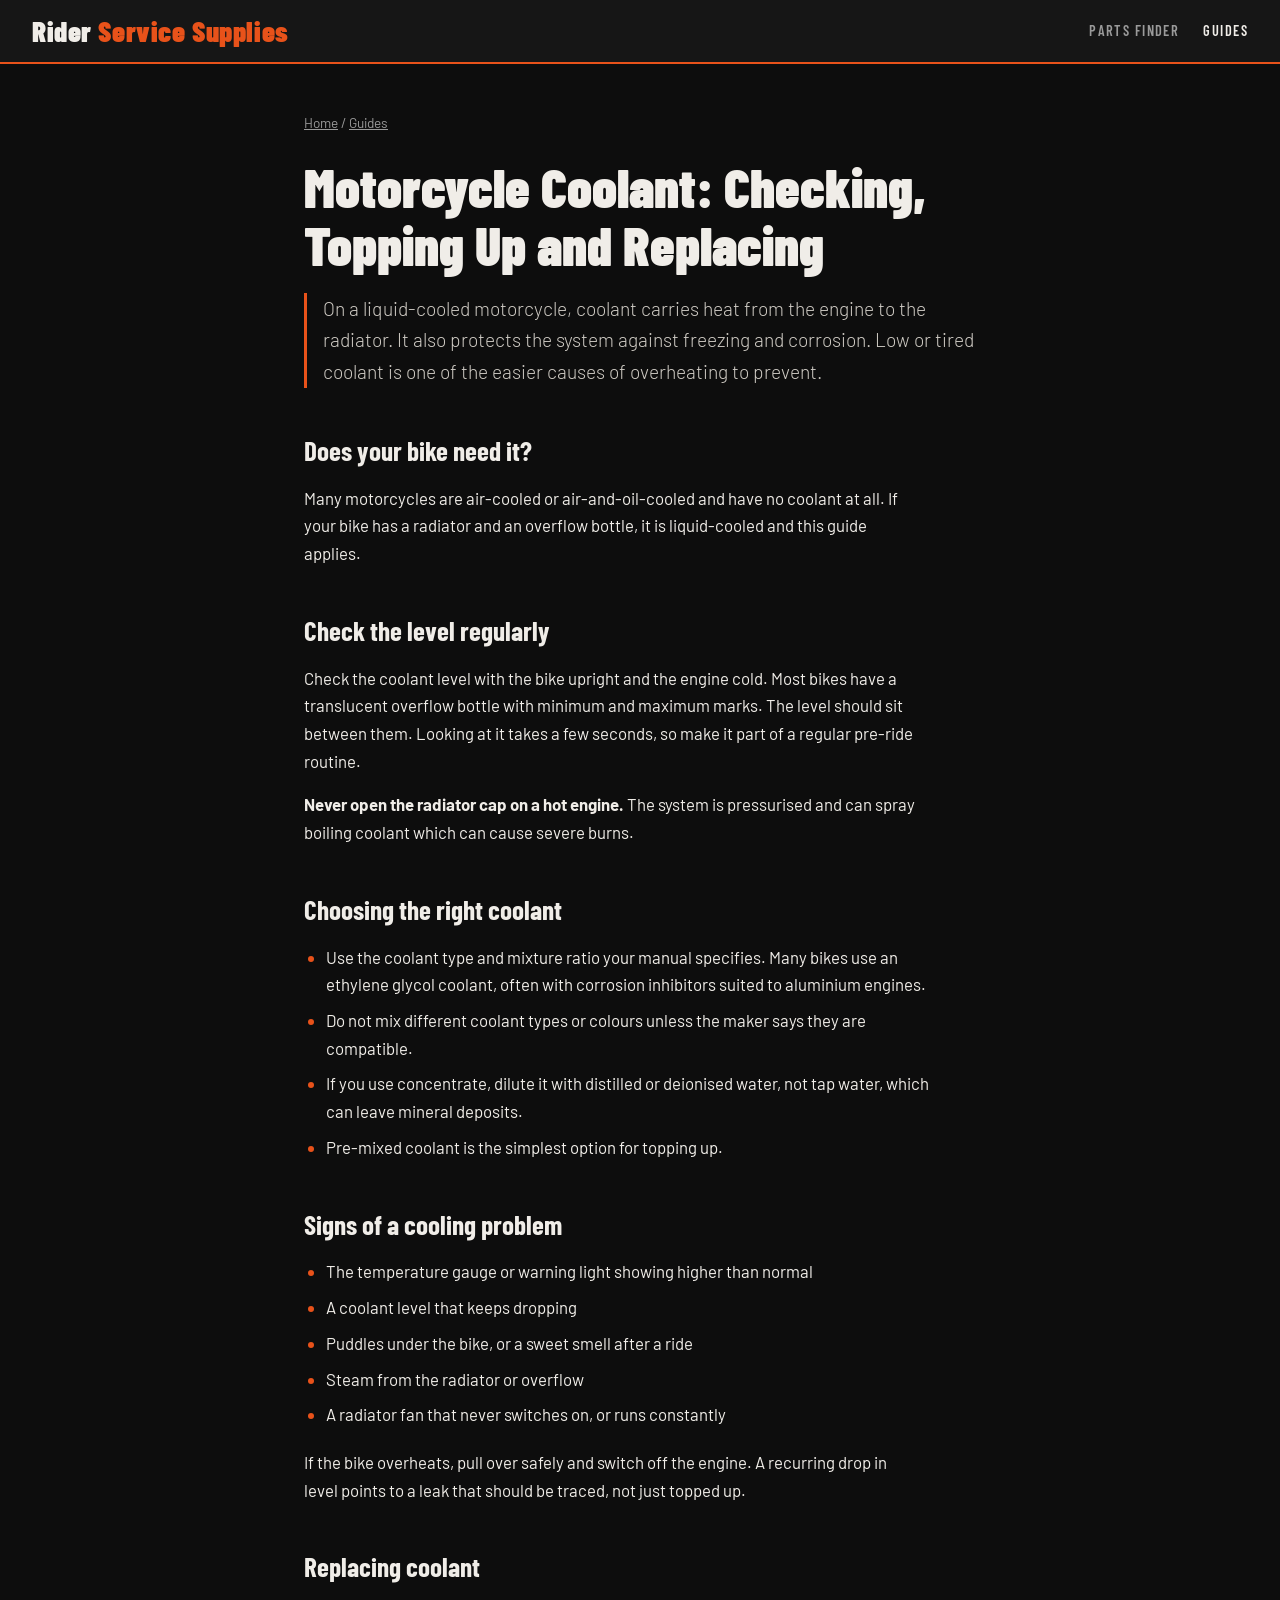
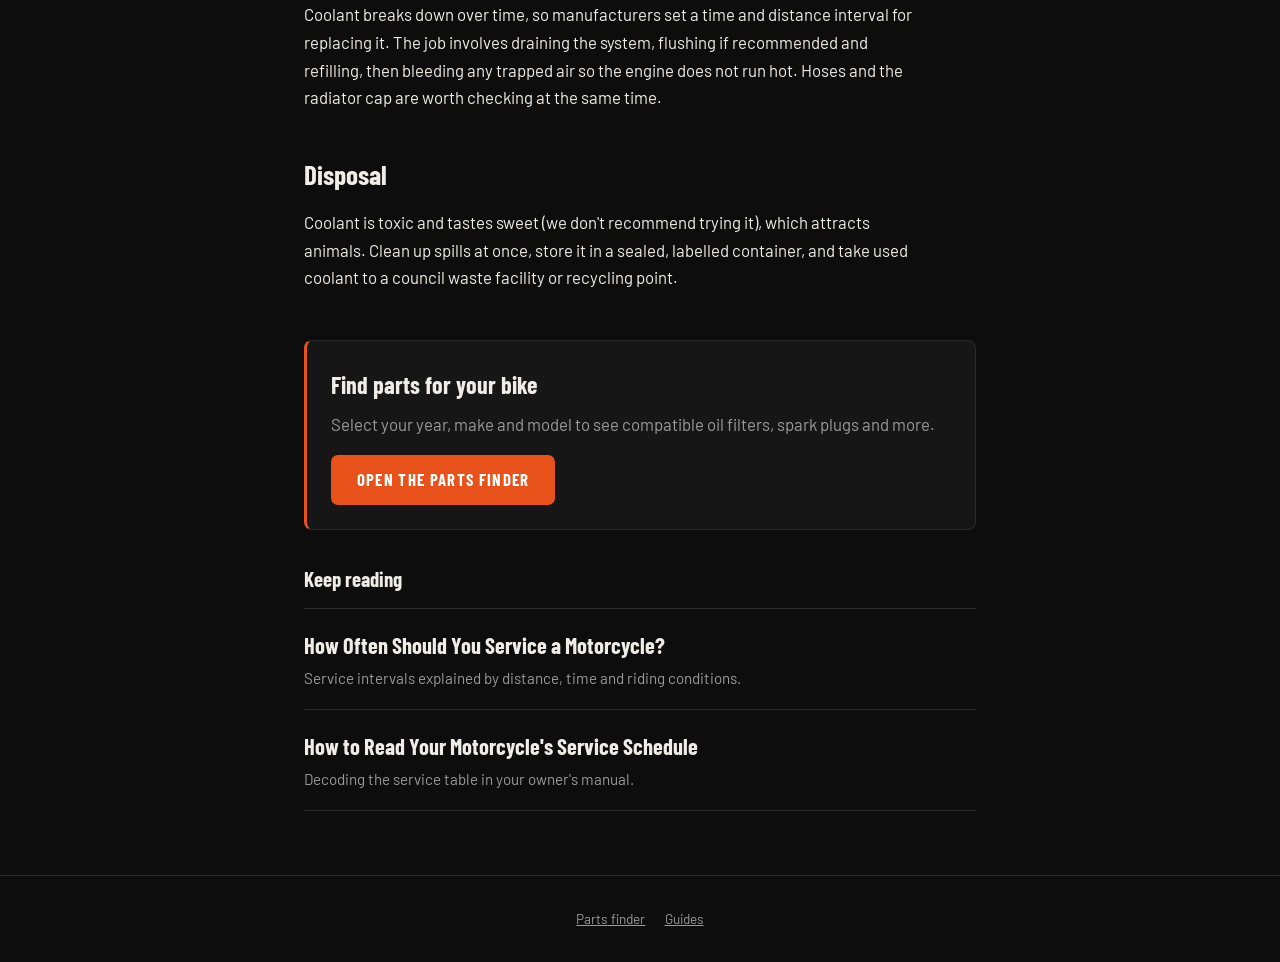
<file: guides/motorcycle-coolant-guide/index.html>
<!DOCTYPE html>
<html lang="en-AU">
<head>
<meta charset="UTF-8">
<meta name="viewport" content="width=device-width, initial-scale=1.0">
<title>Motorcycle Coolant: Checking, Topping Up and Replacing | Rider Service Supplies</title>
  <link rel="icon" href="/sparkplug_favicon.ico" sizes="any">
<meta name="description" content="How to check and top up motorcycle coolant safely, why you should use the right type, and the signs of a cooling problem on a liquid-cooled bike.">
<link rel="canonical" href="https://riderservicesupplies.com.au/guides/motorcycle-coolant-guide/">
<meta property="og:type" content="article">
<meta property="og:title" content="Motorcycle Coolant: Checking, Topping Up and Replacing">
<meta property="og:description" content="How to check and top up motorcycle coolant safely, why you should use the right type, and the signs of a cooling problem on a liquid-cooled bike.">
<meta property="og:url" content="https://riderservicesupplies.com.au/guides/motorcycle-coolant-guide/">
<meta property="og:site_name" content="Rider Service Supplies">
<meta name="twitter:card" content="summary">
<link rel="preconnect" href="https://fonts.googleapis.com">
<link rel="preconnect" href="https://fonts.gstatic.com" crossorigin>
<link href="https://fonts.googleapis.com/css2?family=Barlow+Condensed:wght@400;600;700;900&family=Barlow:wght@300;400;500&display=swap" rel="stylesheet">
<link rel="stylesheet" href="/assets/guides.css">
<script type="application/ld+json">{"@context": "https://schema.org", "@type": "Article", "headline": "Motorcycle Coolant: Checking, Topping Up and Replacing", "description": "How to check and top up motorcycle coolant safely, why you should use the right type, and the signs of a cooling problem on a liquid-cooled bike.", "datePublished": "2026-10-27", "dateModified": "2026-10-27", "mainEntityOfPage": "https://riderservicesupplies.com.au/guides/motorcycle-coolant-guide/", "publisher": {"@type": "Organization", "name": "Rider Service Supplies"}}</script>
</head>
<body>
<header><a class="logo" href="/">Rider <span>Service Supplies</span></a><nav aria-label="Main"><a href="/">Parts finder</a><a href="/guides/" aria-current="page">Guides</a></nav></header>
<main>
<div class="crumbs"><a href="/">Home</a> / <a href="/guides/">Guides</a></div>
<article>
<h1>Motorcycle Coolant: Checking, Topping Up and Replacing</h1>
<p class="lede">On a liquid-cooled motorcycle, coolant carries heat from the engine to the radiator. It also protects the system against freezing and corrosion. Low or tired coolant is one of the easier causes of overheating to prevent.</p>
<h2>Does your bike need it?</h2>
<p>Many motorcycles are air-cooled or air-and-oil-cooled and have no coolant at all. If your bike has a radiator and an overflow bottle, it is liquid-cooled and this guide applies.</p>
<h2>Check the level regularly</h2>
<p>Check the coolant level with the bike upright and the engine cold. Most bikes have a translucent overflow bottle with minimum and maximum marks. The level should sit between them. Looking at it takes a few seconds, so make it part of a regular pre-ride routine.</p>
<p><strong>Never open the radiator cap on a hot engine.</strong> The system is pressurised and can spray boiling coolant which can cause severe burns.</p>
<h2>Choosing the right coolant</h2>
<ul>
<li>Use the coolant type and mixture ratio your manual specifies. Many bikes use an ethylene glycol coolant, often with corrosion inhibitors suited to aluminium engines.</li>
<li>Do not mix different coolant types or colours unless the maker says they are compatible.</li>
<li>If you use concentrate, dilute it with distilled or deionised water, not tap water, which can leave mineral deposits.</li>
<li>Pre-mixed coolant is the simplest option for topping up.</li>
</ul>
<h2>Signs of a cooling problem</h2>
<ul>
<li>The temperature gauge or warning light showing higher than normal</li>
<li>A coolant level that keeps dropping</li>
<li>Puddles under the bike, or a sweet smell after a ride</li>
<li>Steam from the radiator or overflow</li>
<li>A radiator fan that never switches on, or runs constantly</li>
</ul>
<p>If the bike overheats, pull over safely and switch off the engine. A recurring drop in level points to a leak that should be traced, not just topped up.</p>
<h2>Replacing coolant</h2>
<p>Coolant breaks down over time, so manufacturers set a time and distance interval for replacing it. The job involves draining the system, flushing if recommended and refilling, then bleeding any trapped air so the engine does not run hot. Hoses and the radiator cap are worth checking at the same time.</p>
<h2>Disposal</h2>
<p>Coolant is toxic and tastes sweet (we don't recommend trying it), which attracts animals. Clean up spills at once, store it in a sealed, labelled container, and take used coolant to a council waste facility or recycling point.</p>
</article>
<aside class="cta">
<h2>Find parts for your bike</h2>
<p>Select your year, make and model to see compatible oil filters, spark plugs and more.</p>
<a class="btn" href="/">Open the parts finder</a>
</aside>
<section class="related"><h2>Keep reading</h2><ul class="guide-list"><li><a href="/guides/how-often-to-service-a-motorcycle/"><strong>How Often Should You Service a Motorcycle?</strong><span>Service intervals explained by distance, time and riding conditions.</span></a></li><li><a href="/guides/how-to-read-a-motorcycle-service-schedule/"><strong>How to Read Your Motorcycle&#x27;s Service Schedule</strong><span>Decoding the service table in your owner&#x27;s manual.</span></a></li></ul></section>
</main>
<footer><a href="/">Parts finder</a><a href="/guides/">Guides</a></footer>
</body>
</html>
</file>
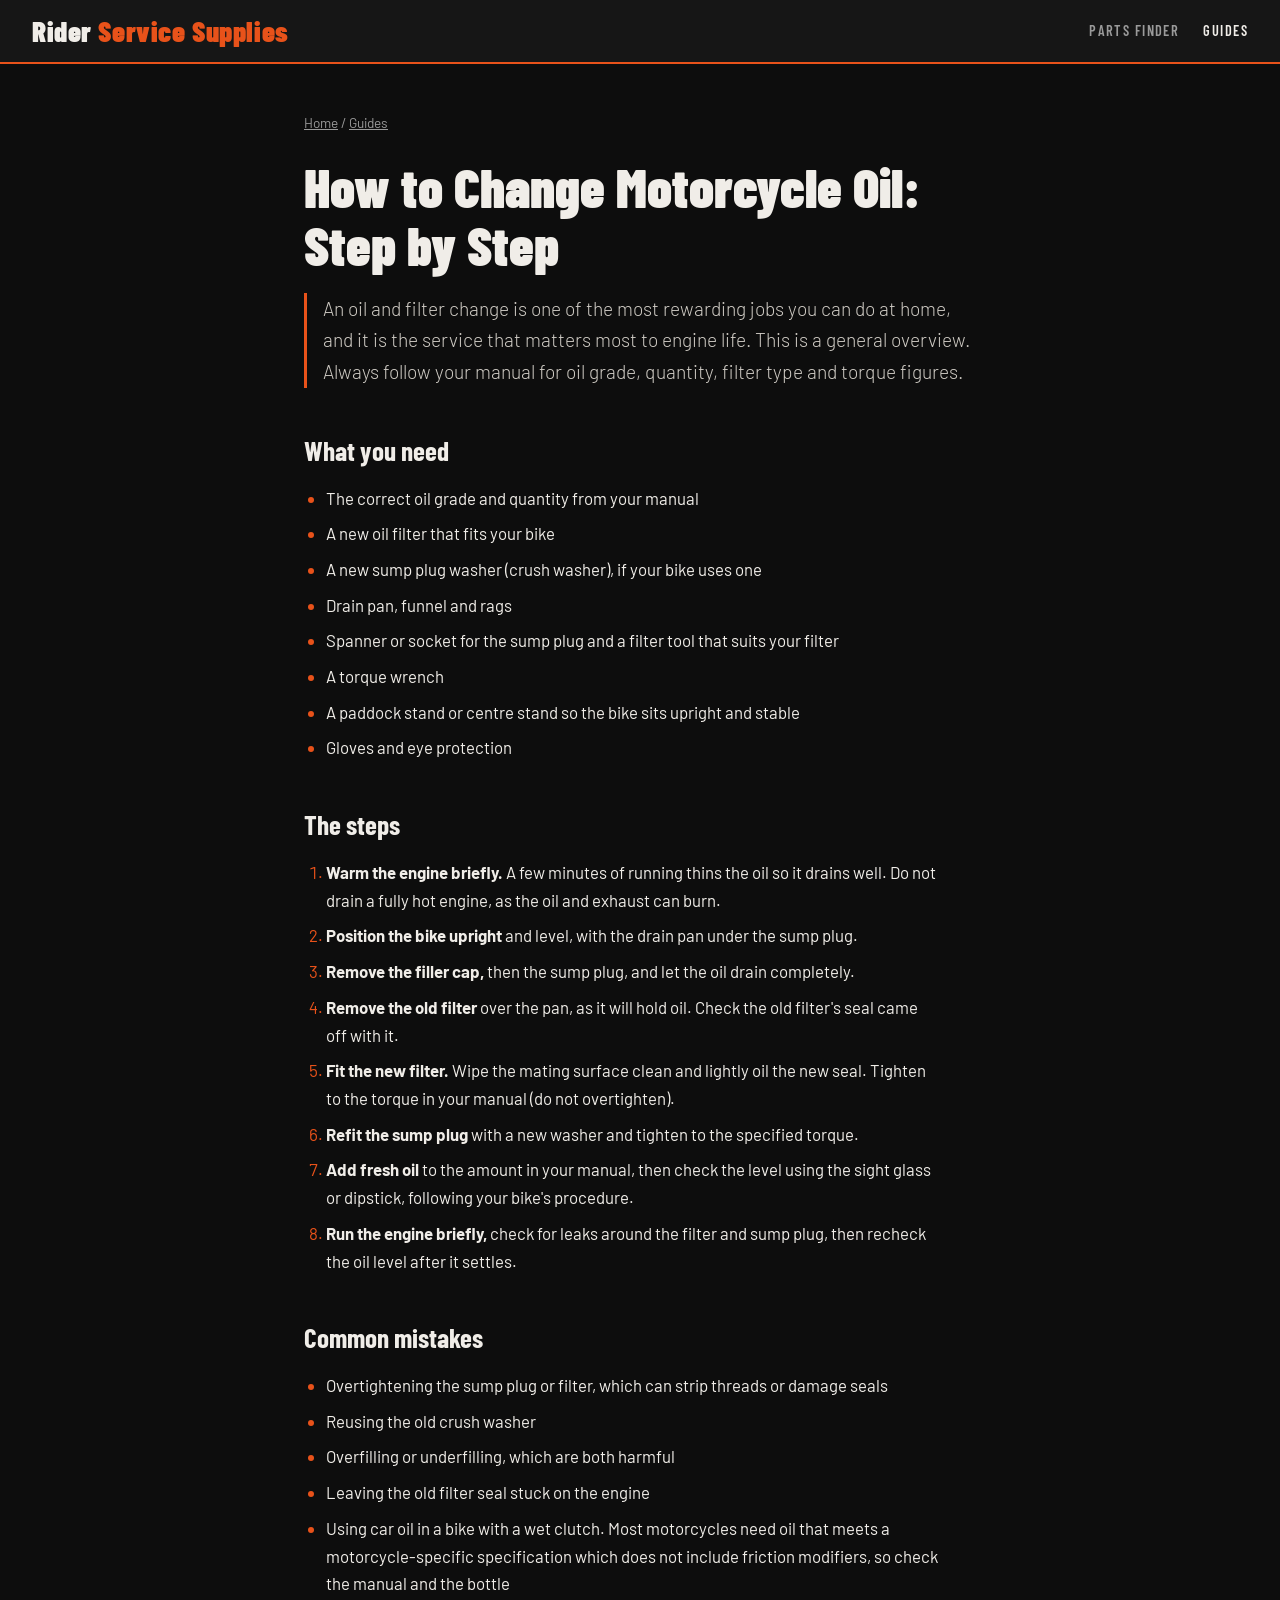
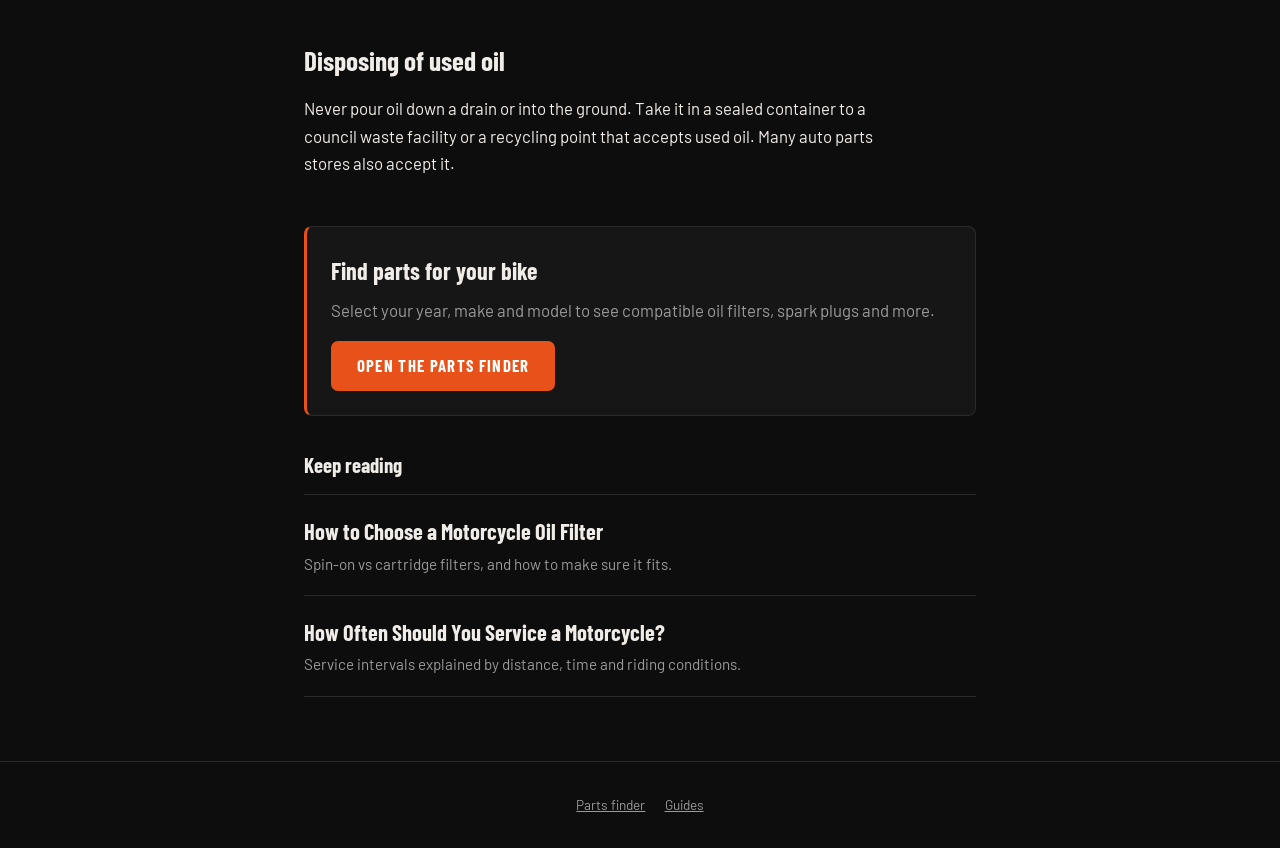
<file: guides/motorcycle-oil-change-step-by-step/index.html>
<!DOCTYPE html>
<html lang="en-AU">
<head>
<meta charset="UTF-8">
<meta name="viewport" content="width=device-width, initial-scale=1.0">
<title>How to Change Motorcycle Oil: Step by Step | Rider Service Supplies</title>
  <link rel="icon" href="/sparkplug_favicon.ico" sizes="any">
<meta name="description" content="A beginner-friendly walkthrough of a motorcycle oil and filter change, including tools, safe procedure and common mistakes to avoid.">
<link rel="canonical" href="https://riderservicesupplies.com.au/guides/motorcycle-oil-change-step-by-step/">
<meta property="og:type" content="article">
<meta property="og:title" content="How to Change Motorcycle Oil: Step by Step">
<meta property="og:description" content="A beginner-friendly walkthrough of a motorcycle oil and filter change, including tools, safe procedure and common mistakes to avoid.">
<meta property="og:url" content="https://riderservicesupplies.com.au/guides/motorcycle-oil-change-step-by-step/">
<meta property="og:site_name" content="Rider Service Supplies">
<meta name="twitter:card" content="summary">
<link rel="preconnect" href="https://fonts.googleapis.com">
<link rel="preconnect" href="https://fonts.gstatic.com" crossorigin>
<link href="https://fonts.googleapis.com/css2?family=Barlow+Condensed:wght@400;600;700;900&family=Barlow:wght@300;400;500&display=swap" rel="stylesheet">
<link rel="stylesheet" href="/assets/guides.css">
<script type="application/ld+json">{"@context": "https://schema.org", "@type": "Article", "headline": "How to Change Motorcycle Oil: Step by Step", "description": "A beginner-friendly walkthrough of a motorcycle oil and filter change, including tools, safe procedure and common mistakes to avoid.", "datePublished": "2026-10-27", "dateModified": "2026-10-27", "mainEntityOfPage": "https://riderservicesupplies.com.au/guides/motorcycle-oil-change-step-by-step/", "publisher": {"@type": "Organization", "name": "Rider Service Supplies"}}</script>
</head>
<body>
<header><a class="logo" href="/">Rider <span>Service Supplies</span></a><nav aria-label="Main"><a href="/">Parts finder</a><a href="/guides/" aria-current="page">Guides</a></nav></header>
<main>
<div class="crumbs"><a href="/">Home</a> / <a href="/guides/">Guides</a></div>
<article>
<h1>How to Change Motorcycle Oil: Step by Step</h1>
<p class="lede">An oil and filter change is one of the most rewarding jobs you can do at home, and it is the service that matters most to engine life. This is a general overview. Always follow your manual for oil grade, quantity, filter type and torque figures.</p>
<h2>What you need</h2>
<ul>
<li>The correct oil grade and quantity from your manual</li>
<li>A new oil filter that fits your bike</li>
<li>A new sump plug washer (crush washer), if your bike uses one</li>
<li>Drain pan, funnel and rags</li>
<li>Spanner or socket for the sump plug and a filter tool that suits your filter</li>
<li>A torque wrench</li>
<li>A paddock stand or centre stand so the bike sits upright and stable</li>
<li>Gloves and eye protection</li>
</ul>
<h2>The steps</h2>
<ol>
<li><strong>Warm the engine briefly.</strong> A few minutes of running thins the oil so it drains well. Do not drain a fully hot engine, as the oil and exhaust can burn.</li>
<li><strong>Position the bike upright</strong> and level, with the drain pan under the sump plug.</li>
<li><strong>Remove the filler cap,</strong> then the sump plug, and let the oil drain completely.</li>
<li><strong>Remove the old filter</strong> over the pan, as it will hold oil. Check the old filter's seal came off with it.</li>
<li><strong>Fit the new filter.</strong> Wipe the mating surface clean and lightly oil the new seal. Tighten to the torque in your manual (do not overtighten).</li>
<li><strong>Refit the sump plug</strong> with a new washer and tighten to the specified torque.</li>
<li><strong>Add fresh oil</strong> to the amount in your manual, then check the level using the sight glass or dipstick, following your bike's procedure.</li>
<li><strong>Run the engine briefly,</strong> check for leaks around the filter and sump plug, then recheck the oil level after it settles.</li>
</ol>
<h2>Common mistakes</h2>
<ul>
<li>Overtightening the sump plug or filter, which can strip threads or damage seals</li>
<li>Reusing the old crush washer</li>
<li>Overfilling or underfilling, which are both harmful</li>
<li>Leaving the old filter seal stuck on the engine</li>
<li>Using car oil in a bike with a wet clutch. Most motorcycles need oil that meets a motorcycle-specific specification which does not include friction modifiers, so check the manual and the bottle</li>
</ul>
<h2>Disposing of used oil</h2>
<p>Never pour oil down a drain or into the ground. Take it in a sealed container to a council waste facility or a recycling point that accepts used oil. Many auto parts stores also accept it.</p>
</article>
<aside class="cta">
<h2>Find parts for your bike</h2>
<p>Select your year, make and model to see compatible oil filters, spark plugs and more.</p>
<a class="btn" href="/">Open the parts finder</a>
</aside>
<section class="related"><h2>Keep reading</h2><ul class="guide-list"><li><a href="/guides/how-to-choose-a-motorcycle-oil-filter/"><strong>How to Choose a Motorcycle Oil Filter</strong><span>Spin-on vs cartridge filters, and how to make sure it fits.</span></a></li><li><a href="/guides/how-often-to-service-a-motorcycle/"><strong>How Often Should You Service a Motorcycle?</strong><span>Service intervals explained by distance, time and riding conditions.</span></a></li></ul></section>
</main>
<footer><a href="/">Parts finder</a><a href="/guides/">Guides</a></footer>
</body>
</html>
</file>
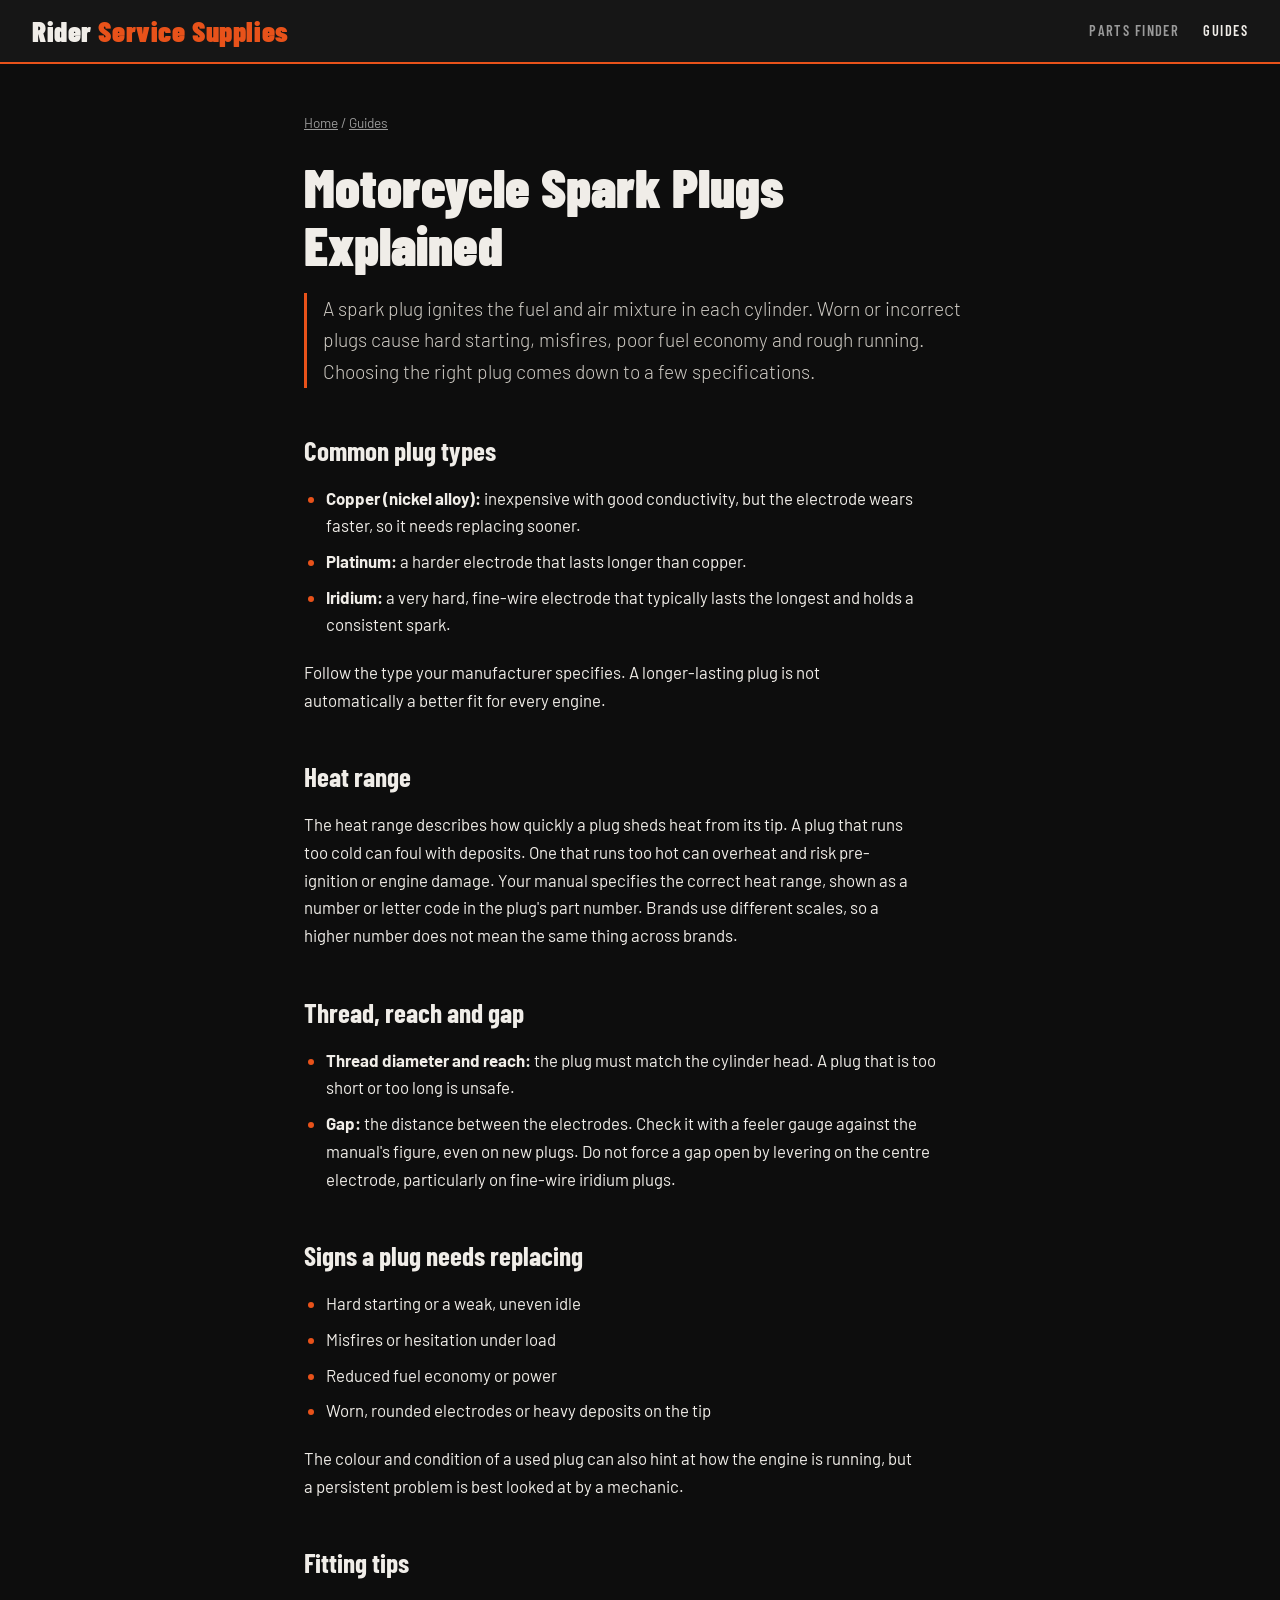
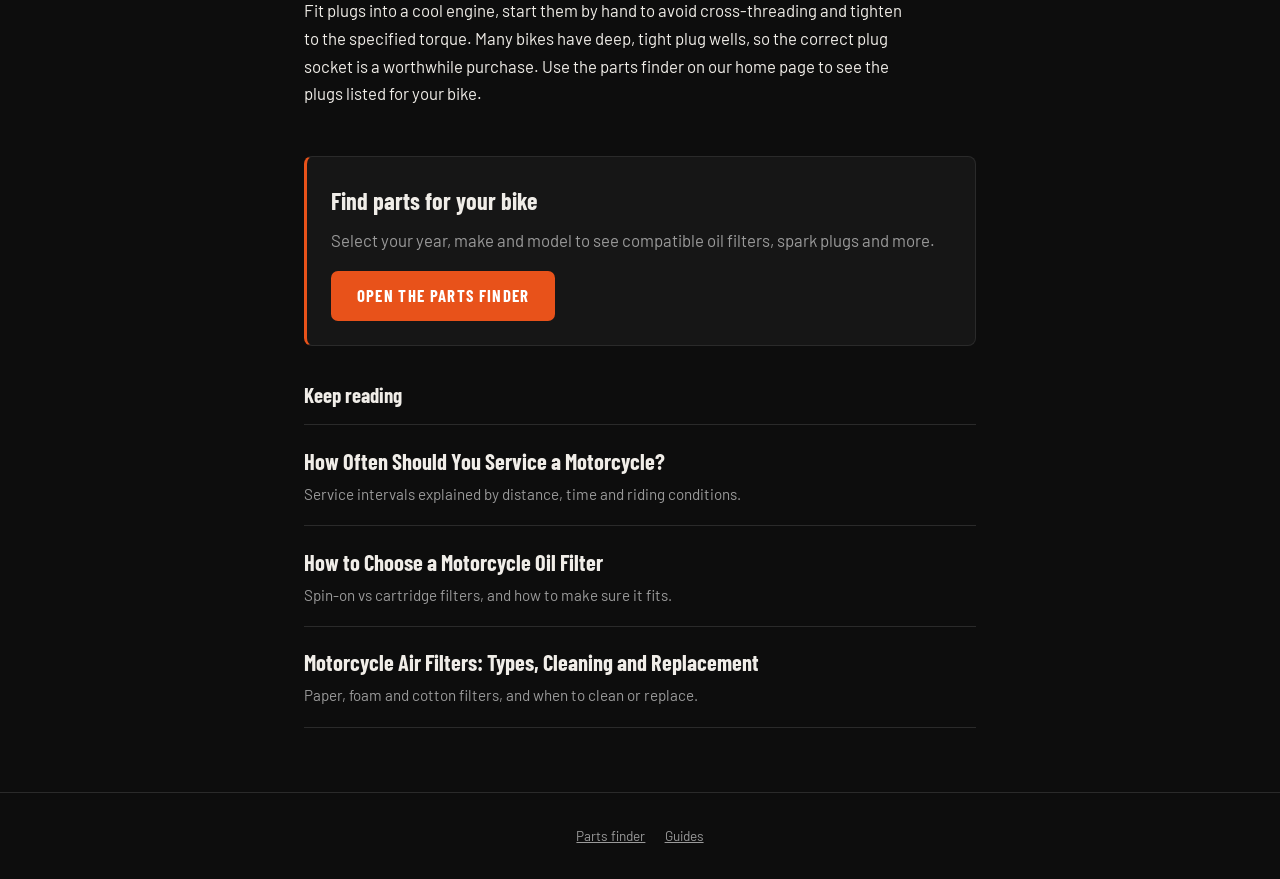
<file: guides/motorcycle-spark-plugs-explained/index.html>
<!DOCTYPE html>
<html lang="en-AU">
<head>
<meta charset="UTF-8">
<meta name="viewport" content="width=device-width, initial-scale=1.0">
<title>Motorcycle Spark Plugs Explained | Rider Service Supplies</title>
  <link rel="icon" href="/sparkplug_favicon.ico" sizes="any">
<meta name="description" content="Understand spark plug types, heat range and gap, how to tell when a plug needs replacing and what to check before you fit new ones.">
<link rel="canonical" href="https://riderservicesupplies.com.au/guides/motorcycle-spark-plugs-explained/">
<meta property="og:type" content="article">
<meta property="og:title" content="Motorcycle Spark Plugs Explained">
<meta property="og:description" content="Understand spark plug types, heat range and gap, how to tell when a plug needs replacing and what to check before you fit new ones.">
<meta property="og:url" content="https://riderservicesupplies.com.au/guides/motorcycle-spark-plugs-explained/">
<meta property="og:site_name" content="Rider Service Supplies">
<meta name="twitter:card" content="summary">
<link rel="preconnect" href="https://fonts.googleapis.com">
<link rel="preconnect" href="https://fonts.gstatic.com" crossorigin>
<link href="https://fonts.googleapis.com/css2?family=Barlow+Condensed:wght@400;600;700;900&family=Barlow:wght@300;400;500&display=swap" rel="stylesheet">
<link rel="stylesheet" href="/assets/guides.css">
<script type="application/ld+json">{"@context": "https://schema.org", "@type": "Article", "headline": "Motorcycle Spark Plugs Explained", "description": "Understand spark plug types, heat range and gap, how to tell when a plug needs replacing and what to check before you fit new ones.", "datePublished": "2026-10-27", "dateModified": "2026-10-27", "mainEntityOfPage": "https://riderservicesupplies.com.au/guides/motorcycle-spark-plugs-explained/", "publisher": {"@type": "Organization", "name": "Rider Service Supplies"}}</script>
</head>
<body>
<header><a class="logo" href="/">Rider <span>Service Supplies</span></a><nav aria-label="Main"><a href="/">Parts finder</a><a href="/guides/" aria-current="page">Guides</a></nav></header>
<main>
<div class="crumbs"><a href="/">Home</a> / <a href="/guides/">Guides</a></div>
<article>
<h1>Motorcycle Spark Plugs Explained</h1>
<p class="lede">A spark plug ignites the fuel and air mixture in each cylinder. Worn or incorrect plugs cause hard starting, misfires, poor fuel economy and rough running. Choosing the right plug comes down to a few specifications.</p>
<h2>Common plug types</h2>
<ul>
<li><strong>Copper (nickel alloy):</strong> inexpensive with good conductivity, but the electrode wears faster, so it needs replacing sooner.</li>
<li><strong>Platinum:</strong> a harder electrode that lasts longer than copper.</li>
<li><strong>Iridium:</strong> a very hard, fine-wire electrode that typically lasts the longest and holds a consistent spark.</li>
</ul>
<p>Follow the type your manufacturer specifies. A longer-lasting plug is not automatically a better fit for every engine.</p>
<h2>Heat range</h2>
<p>The heat range describes how quickly a plug sheds heat from its tip. A plug that runs too cold can foul with deposits. One that runs too hot can overheat and risk pre-ignition or engine damage. Your manual specifies the correct heat range, shown as a number or letter code in the plug's part number. Brands use different scales, so a higher number does not mean the same thing across brands.</p>
<h2>Thread, reach and gap</h2>
<ul>
<li><strong>Thread diameter and reach:</strong> the plug must match the cylinder head. A plug that is too short or too long is unsafe.</li>
<li><strong>Gap:</strong> the distance between the electrodes. Check it with a feeler gauge against the manual's figure, even on new plugs. Do not force a gap open by levering on the centre electrode, particularly on fine-wire iridium plugs.</li>
</ul>
<h2>Signs a plug needs replacing</h2>
<ul>
<li>Hard starting or a weak, uneven idle</li>
<li>Misfires or hesitation under load</li>
<li>Reduced fuel economy or power</li>
<li>Worn, rounded electrodes or heavy deposits on the tip</li>
</ul>
<p>The colour and condition of a used plug can also hint at how the engine is running, but a persistent problem is best looked at by a mechanic.</p>
<h2>Fitting tips</h2>
<p>Fit plugs into a cool engine, start them by hand to avoid cross-threading and tighten to the specified torque. Many bikes have deep, tight plug wells, so the correct plug socket is a worthwhile purchase. Use the parts finder on our home page to see the plugs listed for your bike.</p>
</article>
<aside class="cta">
<h2>Find parts for your bike</h2>
<p>Select your year, make and model to see compatible oil filters, spark plugs and more.</p>
<a class="btn" href="/">Open the parts finder</a>
</aside>
<section class="related"><h2>Keep reading</h2><ul class="guide-list"><li><a href="/guides/how-often-to-service-a-motorcycle/"><strong>How Often Should You Service a Motorcycle?</strong><span>Service intervals explained by distance, time and riding conditions.</span></a></li><li><a href="/guides/how-to-choose-a-motorcycle-oil-filter/"><strong>How to Choose a Motorcycle Oil Filter</strong><span>Spin-on vs cartridge filters, and how to make sure it fits.</span></a></li><li><a href="/guides/motorcycle-air-filter-guide/"><strong>Motorcycle Air Filters: Types, Cleaning and Replacement</strong><span>Paper, foam and cotton filters, and when to clean or replace.</span></a></li></ul></section>
</main>
<footer><a href="/">Parts finder</a><a href="/guides/">Guides</a></footer>
</body>
</html>
</file>
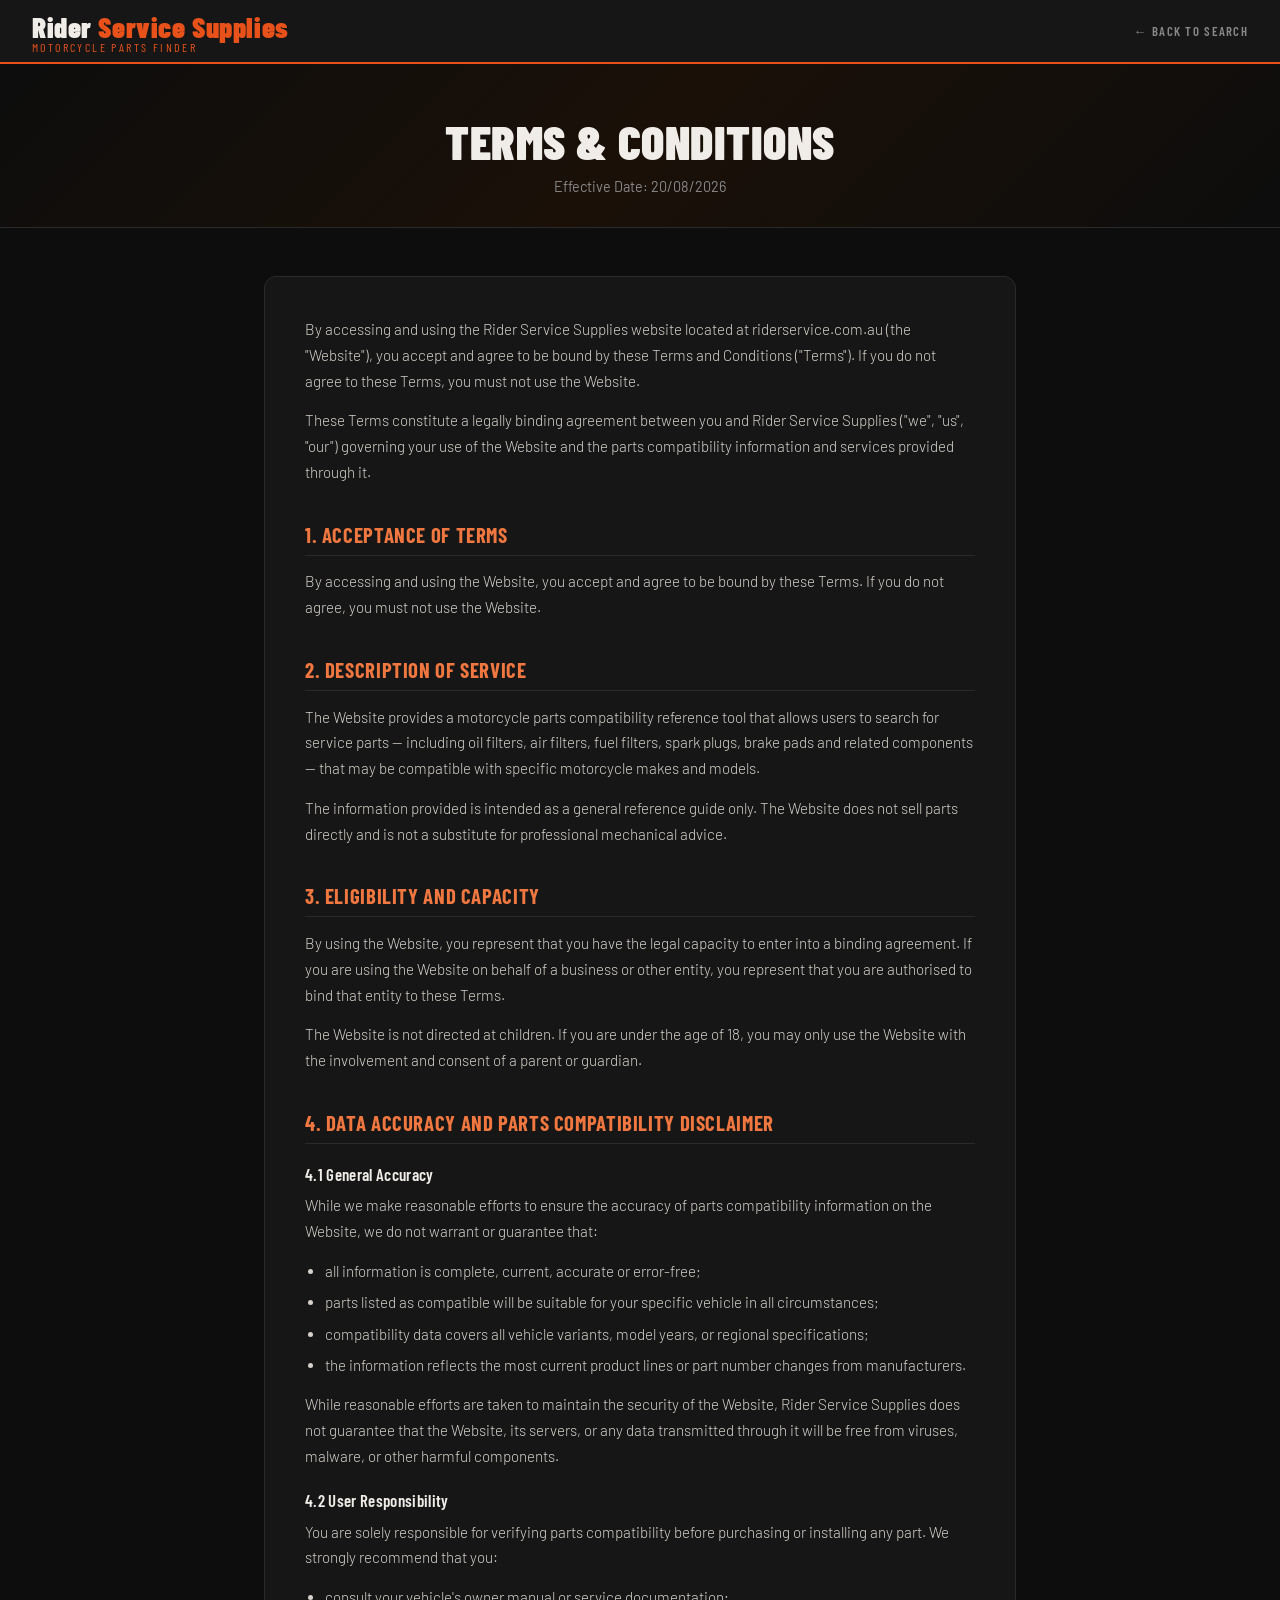
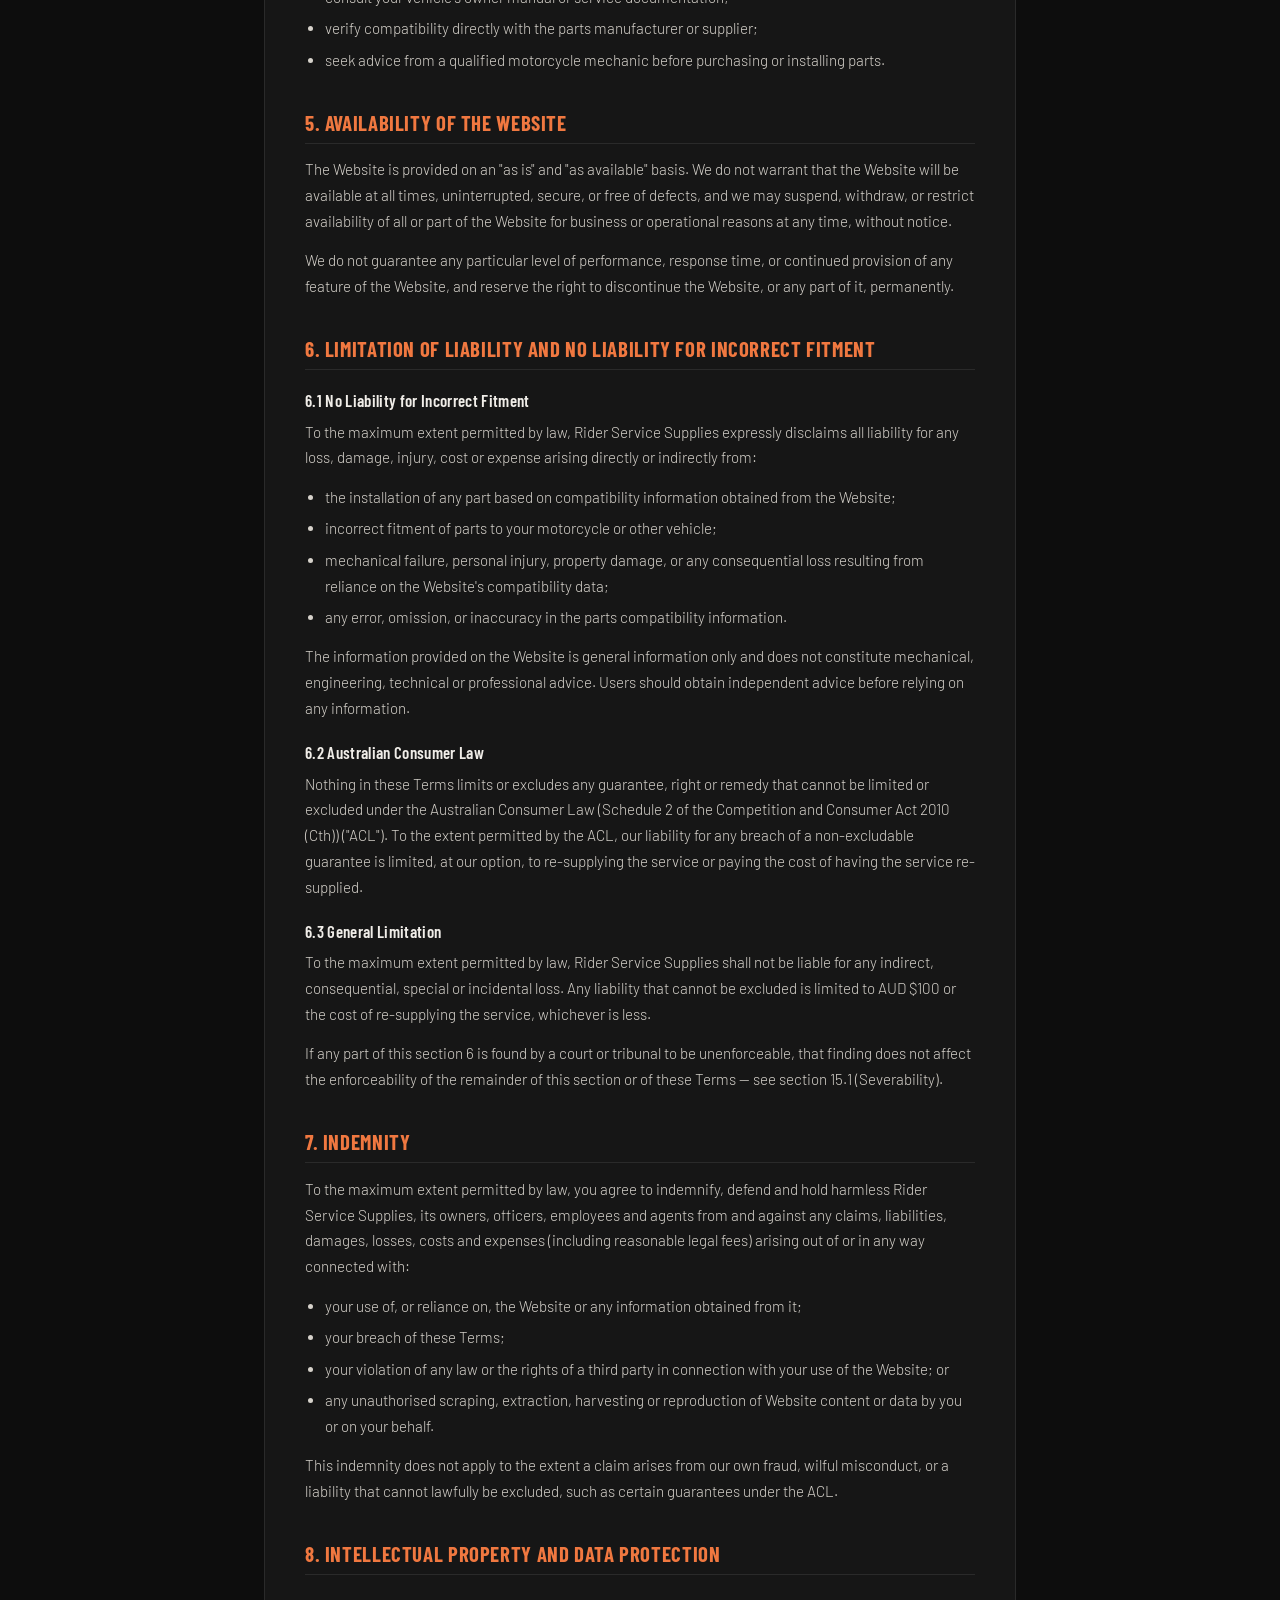
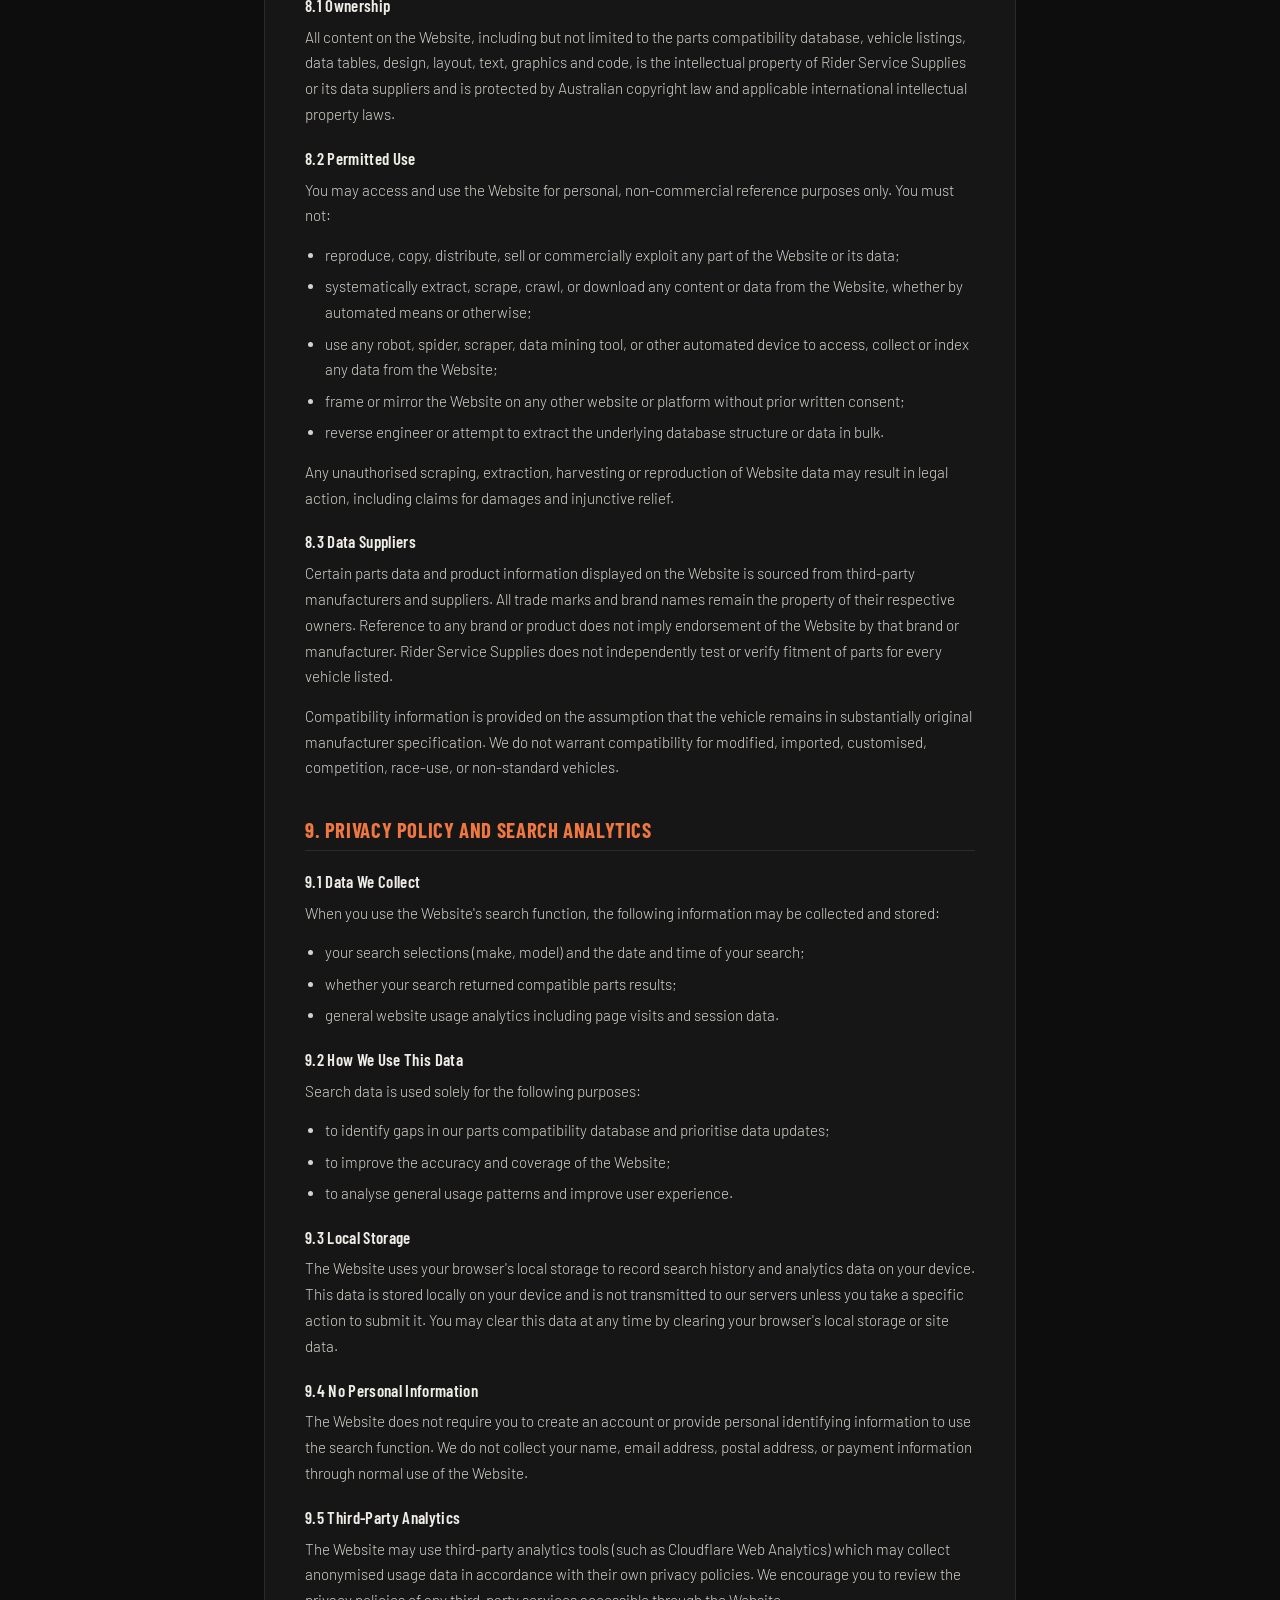
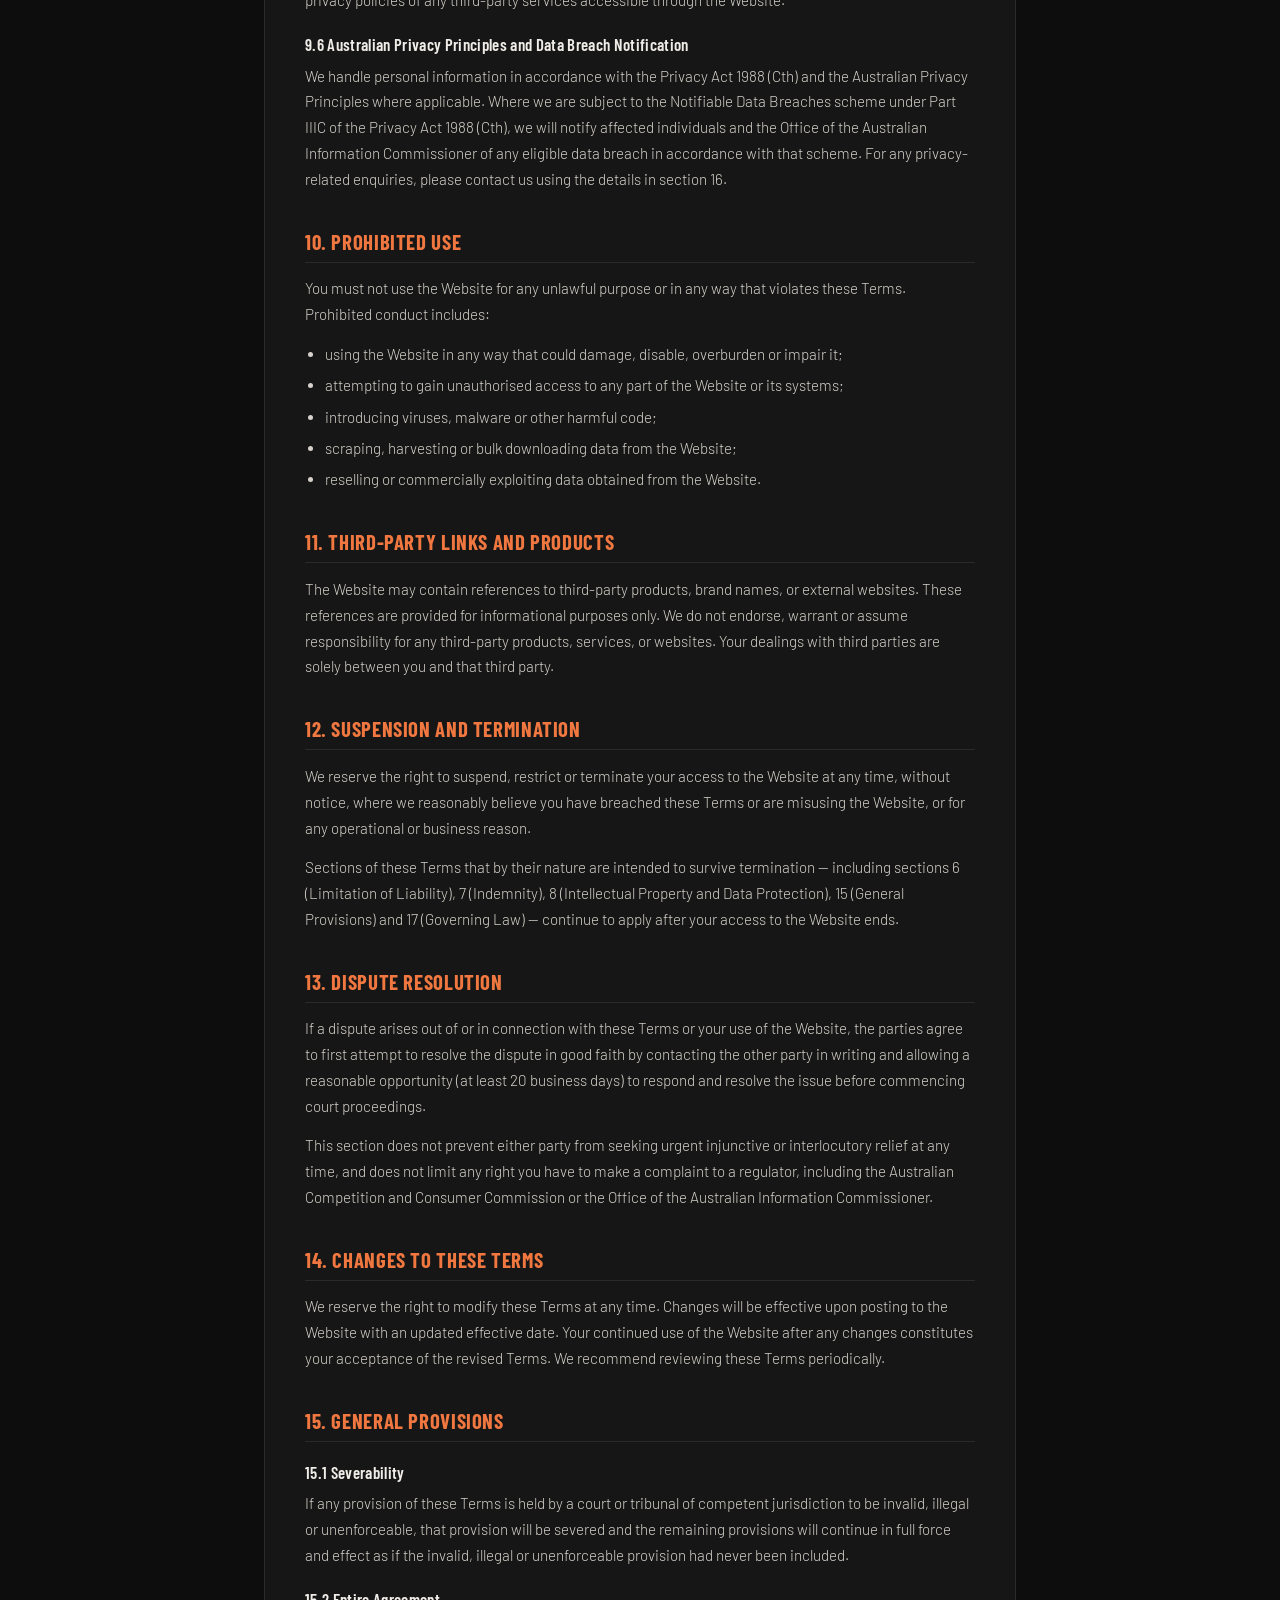
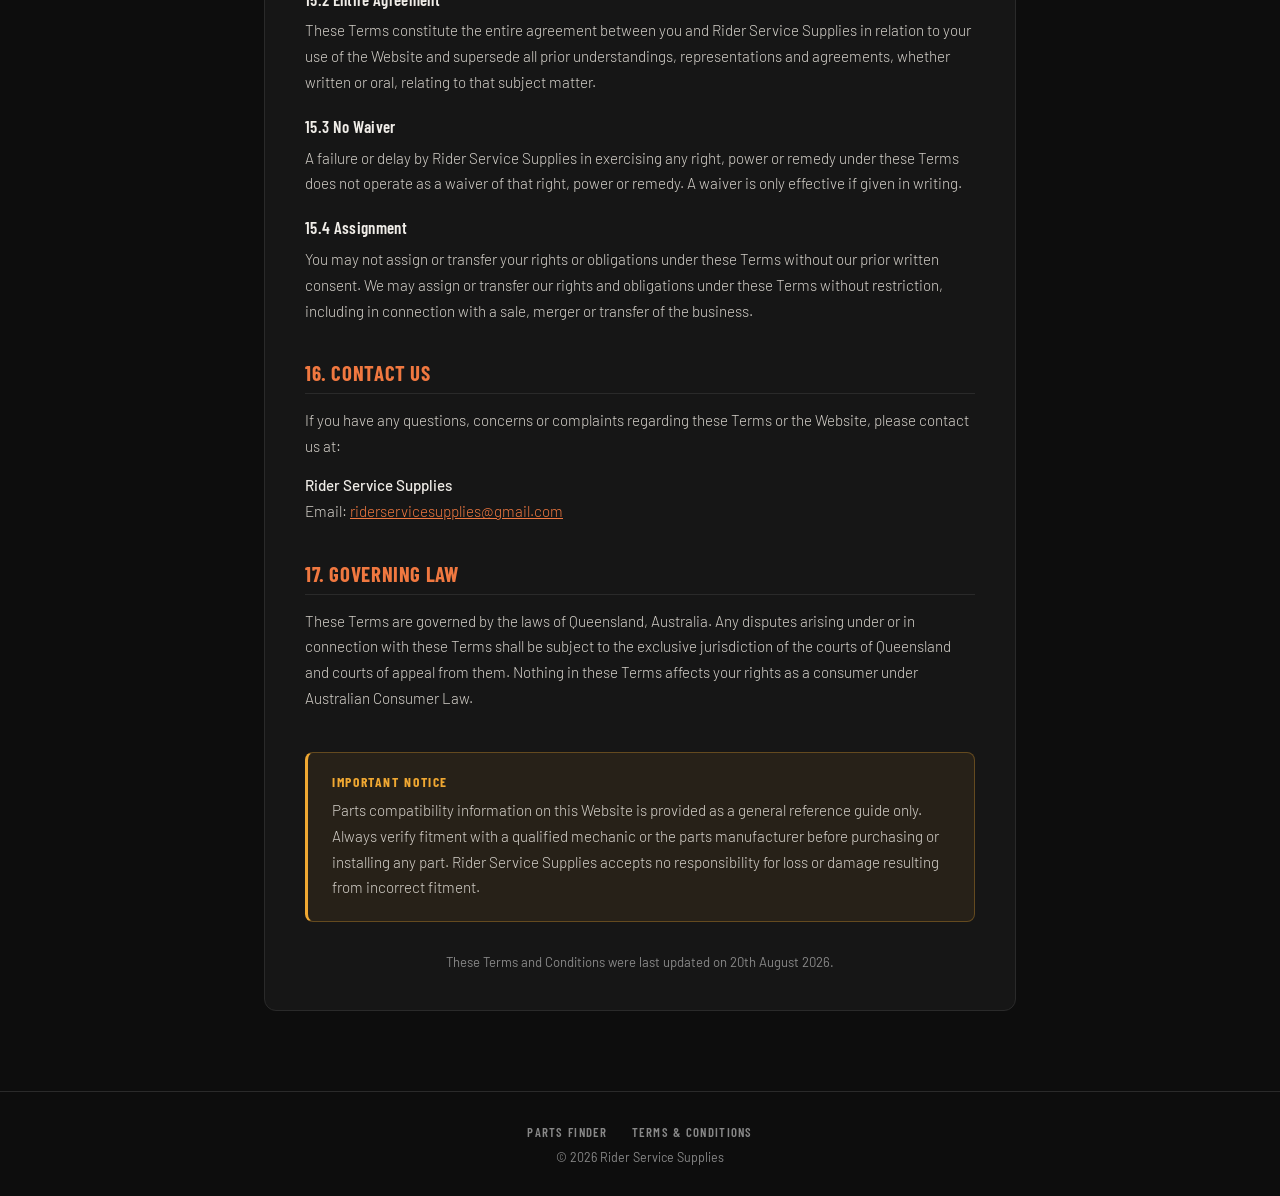
<file: terms.html>
<!DOCTYPE html>
<html lang="en">
<head>
<meta charset="UTF-8">
<meta name="viewport" content="width=device-width, initial-scale=1.0">
<title>Terms & Conditions — Rider Service Supplies</title>
  <link rel="icon" href="/sparkplug_favicon.ico" sizes="any">
<link rel="preconnect" href="https://fonts.googleapis.com">
<link rel="preconnect" href="https://fonts.gstatic.com" crossorigin>
<link href="https://fonts.googleapis.com/css2?family=Barlow+Condensed:wght@400;600;700;900&family=Barlow:wght@300;400;500&display=swap" rel="stylesheet">
<style>
  :root {
    --bg: #0d0d0d;
    --surface: #161616;
    --surface2: #1f1f1f;
    --border: #2a2a2a;
    --accent: #e8521a;
    --accent2: #f07840;
    --text: #f0ede8;
    --muted: #888;
    --success: #3dba7a;
    --warning: #f0a832;
  }
  *, *::before, *::after { box-sizing: border-box; margin: 0; padding: 0; }
  html { scroll-behavior: smooth; }
  body {
    font-family: 'Barlow', sans-serif;
    background: var(--bg);
    color: var(--text);
    min-height: 100vh;
  }

  /* ---- HEADER ---- */
  header {
    background: var(--surface);
    border-bottom: 2px solid var(--accent);
    padding: 0 2rem;
    display: flex;
    align-items: center;
    justify-content: space-between;
    height: 64px;
    position: sticky;
    top: 0;
    z-index: 100;
  }
  .logo {
    font-family: 'Barlow Condensed', sans-serif;
    font-weight: 900;
    font-size: 1.8rem;
    letter-spacing: 0.02em;
    color: var(--text);
    text-decoration: none;
  }
  .logo span { color: var(--accent); }
  .logo-sub {
    font-family: 'Barlow Condensed', sans-serif;
    font-weight: 400;
    font-size: 0.75rem;
    letter-spacing: 0.2em;
    text-transform: uppercase;
    color: var(--muted);
    display: block;
    margin-top: -4px;
  }
  .back-link {
    color: var(--muted);
    font-family: 'Barlow Condensed', sans-serif;
    font-size: 0.8rem;
    font-weight: 600;
    letter-spacing: 0.1em;
    text-transform: uppercase;
    text-decoration: none;
    display: flex;
    align-items: center;
    gap: 0.4rem;
    transition: color 0.2s;
  }
  .back-link:hover { color: var(--accent); }

  /* ---- PAGE HEAD ---- */
  .page-head {
    background: linear-gradient(135deg, #0d0d0d 0%, #1a1008 50%, #0d0d0d 100%);
    border-bottom: 1px solid var(--border);
    padding: 3rem 1.5rem 2rem;
    text-align: center;
  }
  .page-head h1 {
    font-family: 'Barlow Condensed', sans-serif;
    font-weight: 900;
    font-size: clamp(2rem, 5vw, 3rem);
    text-transform: uppercase;
    letter-spacing: 0.01em;
    margin-bottom: 0.5rem;
  }
  .page-head .effective-date {
    color: var(--muted);
    font-size: 0.9rem;
  }

  /* ---- CONTENT ---- */
  .terms-wrap {
    max-width: 800px;
    margin: 0 auto;
    padding: 3rem 1.5rem 5rem;
  }
  .terms-card {
    background: var(--surface);
    border: 1px solid var(--border);
    border-radius: 12px;
    padding: 2.5rem;
  }
  @media (max-width: 640px) {
    .terms-card { padding: 1.5rem; }
  }

  .terms-card h2 {
    font-family: 'Barlow Condensed', sans-serif;
    font-weight: 700;
    font-size: 1.3rem;
    letter-spacing: 0.03em;
    text-transform: uppercase;
    color: var(--accent2);
    margin-top: 2.25rem;
    margin-bottom: 0.85rem;
    padding-bottom: 0.5rem;
    border-bottom: 1px solid var(--border);
  }
  .terms-card h2:first-child { margin-top: 0; }
  .terms-card h3 {
    font-family: 'Barlow Condensed', sans-serif;
    font-weight: 600;
    font-size: 1.05rem;
    letter-spacing: 0.02em;
    color: var(--text);
    margin-top: 1.25rem;
    margin-bottom: 0.6rem;
  }
  .terms-card p {
    color: #d6d2cb;
    font-size: 0.95rem;
    font-weight: 300;
    line-height: 1.7;
    margin-bottom: 0.85rem;
  }
  .terms-card ul {
    margin: 0 0 0.85rem 1.25rem;
    color: #d6d2cb;
    font-size: 0.95rem;
    font-weight: 300;
    line-height: 1.7;
  }
  .terms-card li { margin-bottom: 0.35rem; }
  .terms-card a { color: var(--accent2); }
  .terms-card strong { color: var(--text); font-weight: 500; }

  .notice-box {
    margin-top: 2.5rem;
    background: rgba(240,168,50,0.08);
    border: 1px solid rgba(240,168,50,0.3);
    border-left: 3px solid var(--warning);
    border-radius: 8px;
    padding: 1.25rem 1.5rem;
  }
  .notice-box .notice-title {
    font-family: 'Barlow Condensed', sans-serif;
    font-weight: 700;
    font-size: 0.85rem;
    letter-spacing: 0.12em;
    text-transform: uppercase;
    color: var(--warning);
    margin-bottom: 0.5rem;
  }
  .notice-box p { margin-bottom: 0; color: #d6d2cb; }

  .last-updated {
    text-align: center;
    color: var(--muted);
    font-size: 0.82rem;
    margin-top: 2rem;
  }

  /* ---- FOOTER ---- */
  footer {
    border-top: 1px solid var(--border);
    padding: 2rem 1.5rem;
    text-align: center;
  }
  footer .footer-inner {
    max-width: 860px;
    margin: 0 auto;
    display: flex;
    flex-direction: column;
    gap: 0.6rem;
    align-items: center;
  }
  footer .footer-links {
    display: flex;
    gap: 1.5rem;
    flex-wrap: wrap;
    justify-content: center;
  }
  footer a {
    color: var(--muted);
    font-family: 'Barlow Condensed', sans-serif;
    font-size: 0.8rem;
    font-weight: 600;
    letter-spacing: 0.1em;
    text-transform: uppercase;
    text-decoration: none;
    transition: color 0.2s;
  }
  footer a:hover { color: var(--accent); }
  footer .footer-copy {
    color: var(--muted);
    font-size: 0.78rem;
    font-family: 'Barlow', sans-serif;
  }
</style>
</head>
<body>

<header>
  <a href="index.html" class="logo" style="text-decoration:none;">
    <div>Rider <span>Service Supplies</span></div>
    <span class="logo-sub">Motorcycle Parts Finder</span>
  </a>
  <a href="index.html" class="back-link">&larr; Back to Search</a>
</header>

<section class="page-head">
  <h1>Terms &amp; Conditions</h1>
  <div class="effective-date">Effective Date: 20/08/2026</div>
</section>

<div class="terms-wrap">
  <div class="terms-card">

    <p>By accessing and using the Rider Service Supplies website located at riderservice.com.au (the "Website"), you accept and agree to be bound by these Terms and Conditions ("Terms"). If you do not agree to these Terms, you must not use the Website.</p>
    <p>These Terms constitute a legally binding agreement between you and Rider Service Supplies ("we", "us", "our") governing your use of the Website and the parts compatibility information and services provided through it.</p>

    <h2>1. Acceptance of Terms</h2>
    <p>By accessing and using the Website, you accept and agree to be bound by these Terms. If you do not agree, you must not use the Website.</p>

    <h2>2. Description of Service</h2>
    <p>The Website provides a motorcycle parts compatibility reference tool that allows users to search for service parts — including oil filters, air filters, fuel filters, spark plugs, brake pads and related components — that may be compatible with specific motorcycle makes and models.</p>
    <p>The information provided is intended as a general reference guide only. The Website does not sell parts directly and is not a substitute for professional mechanical advice.</p>

    <h2>3. Eligibility and Capacity</h2>
    <p>By using the Website, you represent that you have the legal capacity to enter into a binding agreement. If you are using the Website on behalf of a business or other entity, you represent that you are authorised to bind that entity to these Terms.</p>
    <p>The Website is not directed at children. If you are under the age of 18, you may only use the Website with the involvement and consent of a parent or guardian.</p>

    <h2>4. Data Accuracy and Parts Compatibility Disclaimer</h2>
    <h3>4.1 General Accuracy</h3>
    <p>While we make reasonable efforts to ensure the accuracy of parts compatibility information on the Website, we do not warrant or guarantee that:</p>
    <ul>
      <li>all information is complete, current, accurate or error-free;</li>
      <li>parts listed as compatible will be suitable for your specific vehicle in all circumstances;</li>
      <li>compatibility data covers all vehicle variants, model years, or regional specifications;</li>
      <li>the information reflects the most current product lines or part number changes from manufacturers.</li>
    </ul>
    <p>While reasonable efforts are taken to maintain the security of the Website, Rider Service Supplies does not guarantee that the Website, its servers, or any data transmitted through it will be free from viruses, malware, or other harmful components.</p>

    <h3>4.2 User Responsibility</h3>
    <p>You are solely responsible for verifying parts compatibility before purchasing or installing any part. We strongly recommend that you:</p>
    <ul>
      <li>consult your vehicle's owner manual or service documentation;</li>
      <li>verify compatibility directly with the parts manufacturer or supplier;</li>
      <li>seek advice from a qualified motorcycle mechanic before purchasing or installing parts.</li>
    </ul>

    <h2>5. Availability of the Website</h2>
    <p>The Website is provided on an "as is" and "as available" basis. We do not warrant that the Website will be available at all times, uninterrupted, secure, or free of defects, and we may suspend, withdraw, or restrict availability of all or part of the Website for business or operational reasons at any time, without notice.</p>
    <p>We do not guarantee any particular level of performance, response time, or continued provision of any feature of the Website, and reserve the right to discontinue the Website, or any part of it, permanently.</p>

    <h2>6. Limitation of Liability and No Liability for Incorrect Fitment</h2>
    <h3>6.1 No Liability for Incorrect Fitment</h3>
    <p>To the maximum extent permitted by law, Rider Service Supplies expressly disclaims all liability for any loss, damage, injury, cost or expense arising directly or indirectly from:</p>
    <ul>
      <li>the installation of any part based on compatibility information obtained from the Website;</li>
      <li>incorrect fitment of parts to your motorcycle or other vehicle;</li>
      <li>mechanical failure, personal injury, property damage, or any consequential loss resulting from reliance on the Website's compatibility data;</li>
      <li>any error, omission, or inaccuracy in the parts compatibility information.</li>
    </ul>
    <p>The information provided on the Website is general information only and does not constitute mechanical, engineering, technical or professional advice. Users should obtain independent advice before relying on any information.</p>

    <h3>6.2 Australian Consumer Law</h3>
    <p>Nothing in these Terms limits or excludes any guarantee, right or remedy that cannot be limited or excluded under the Australian Consumer Law (Schedule 2 of the Competition and Consumer Act 2010 (Cth)) ("ACL"). To the extent permitted by the ACL, our liability for any breach of a non-excludable guarantee is limited, at our option, to re-supplying the service or paying the cost of having the service re-supplied.</p>

    <h3>6.3 General Limitation</h3>
    <p>To the maximum extent permitted by law, Rider Service Supplies shall not be liable for any indirect, consequential, special or incidental loss. Any liability that cannot be excluded is limited to AUD $100 or the cost of re-supplying the service, whichever is less.</p>
    <p>If any part of this section 6 is found by a court or tribunal to be unenforceable, that finding does not affect the enforceability of the remainder of this section or of these Terms — see section 15.1 (Severability).</p>

    <h2>7. Indemnity</h2>
    <p>To the maximum extent permitted by law, you agree to indemnify, defend and hold harmless Rider Service Supplies, its owners, officers, employees and agents from and against any claims, liabilities, damages, losses, costs and expenses (including reasonable legal fees) arising out of or in any way connected with:</p>
    <ul>
      <li>your use of, or reliance on, the Website or any information obtained from it;</li>
      <li>your breach of these Terms;</li>
      <li>your violation of any law or the rights of a third party in connection with your use of the Website; or</li>
      <li>any unauthorised scraping, extraction, harvesting or reproduction of Website content or data by you or on your behalf.</li>
    </ul>
    <p>This indemnity does not apply to the extent a claim arises from our own fraud, wilful misconduct, or a liability that cannot lawfully be excluded, such as certain guarantees under the ACL.</p>

    <h2>8. Intellectual Property and Data Protection</h2>
    <h3>8.1 Ownership</h3>
    <p>All content on the Website, including but not limited to the parts compatibility database, vehicle listings, data tables, design, layout, text, graphics and code, is the intellectual property of Rider Service Supplies or its data suppliers and is protected by Australian copyright law and applicable international intellectual property laws.</p>

    <h3>8.2 Permitted Use</h3>
    <p>You may access and use the Website for personal, non-commercial reference purposes only. You must not:</p>
    <ul>
      <li>reproduce, copy, distribute, sell or commercially exploit any part of the Website or its data;</li>
      <li>systematically extract, scrape, crawl, or download any content or data from the Website, whether by automated means or otherwise;</li>
      <li>use any robot, spider, scraper, data mining tool, or other automated device to access, collect or index any data from the Website;</li>
      <li>frame or mirror the Website on any other website or platform without prior written consent;</li>
      <li>reverse engineer or attempt to extract the underlying database structure or data in bulk.</li>
    </ul>
    <p>Any unauthorised scraping, extraction, harvesting or reproduction of Website data may result in legal action, including claims for damages and injunctive relief.</p>

    <h3>8.3 Data Suppliers</h3>
    <p>Certain parts data and product information displayed on the Website is sourced from third-party manufacturers and suppliers. All trade marks and brand names remain the property of their respective owners. Reference to any brand or product does not imply endorsement of the Website by that brand or manufacturer. Rider Service Supplies does not independently test or verify fitment of parts for every vehicle listed.</p>
    <p>Compatibility information is provided on the assumption that the vehicle remains in substantially original manufacturer specification. We do not warrant compatibility for modified, imported, customised, competition, race-use, or non-standard vehicles.</p>

    <h2>9. Privacy Policy and Search Analytics</h2>
    <h3>9.1 Data We Collect</h3>
    <p>When you use the Website's search function, the following information may be collected and stored:</p>
    <ul>
      <li>your search selections (make, model) and the date and time of your search;</li>
      <li>whether your search returned compatible parts results;</li>
      <li>general website usage analytics including page visits and session data.</li>
    </ul>

    <h3>9.2 How We Use This Data</h3>
    <p>Search data is used solely for the following purposes:</p>
    <ul>
      <li>to identify gaps in our parts compatibility database and prioritise data updates;</li>
      <li>to improve the accuracy and coverage of the Website;</li>
      <li>to analyse general usage patterns and improve user experience.</li>
    </ul>

    <h3>9.3 Local Storage</h3>
    <p>The Website uses your browser's local storage to record search history and analytics data on your device. This data is stored locally on your device and is not transmitted to our servers unless you take a specific action to submit it. You may clear this data at any time by clearing your browser's local storage or site data.</p>

    <h3>9.4 No Personal Information</h3>
    <p>The Website does not require you to create an account or provide personal identifying information to use the search function. We do not collect your name, email address, postal address, or payment information through normal use of the Website.</p>

    <h3>9.5 Third-Party Analytics</h3>
    <p>The Website may use third-party analytics tools (such as Cloudflare Web Analytics) which may collect anonymised usage data in accordance with their own privacy policies. We encourage you to review the privacy policies of any third-party services accessible through the Website.</p>

    <h3>9.6 Australian Privacy Principles and Data Breach Notification</h3>
    <p>We handle personal information in accordance with the Privacy Act 1988 (Cth) and the Australian Privacy Principles where applicable. Where we are subject to the Notifiable Data Breaches scheme under Part IIIC of the Privacy Act 1988 (Cth), we will notify affected individuals and the Office of the Australian Information Commissioner of any eligible data breach in accordance with that scheme. For any privacy-related enquiries, please contact us using the details in section 16.</p>

    <h2>10. Prohibited Use</h2>
    <p>You must not use the Website for any unlawful purpose or in any way that violates these Terms. Prohibited conduct includes:</p>
    <ul>
      <li>using the Website in any way that could damage, disable, overburden or impair it;</li>
      <li>attempting to gain unauthorised access to any part of the Website or its systems;</li>
      <li>introducing viruses, malware or other harmful code;</li>
      <li>scraping, harvesting or bulk downloading data from the Website;</li>
      <li>reselling or commercially exploiting data obtained from the Website.</li>
    </ul>

    <h2>11. Third-Party Links and Products</h2>
    <p>The Website may contain references to third-party products, brand names, or external websites. These references are provided for informational purposes only. We do not endorse, warrant or assume responsibility for any third-party products, services, or websites. Your dealings with third parties are solely between you and that third party.</p>

    <h2>12. Suspension and Termination</h2>
    <p>We reserve the right to suspend, restrict or terminate your access to the Website at any time, without notice, where we reasonably believe you have breached these Terms or are misusing the Website, or for any operational or business reason.</p>
    <p>Sections of these Terms that by their nature are intended to survive termination — including sections 6 (Limitation of Liability), 7 (Indemnity), 8 (Intellectual Property and Data Protection), 15 (General Provisions) and 17 (Governing Law) — continue to apply after your access to the Website ends.</p>

    <h2>13. Dispute Resolution</h2>
    <p>If a dispute arises out of or in connection with these Terms or your use of the Website, the parties agree to first attempt to resolve the dispute in good faith by contacting the other party in writing and allowing a reasonable opportunity (at least 20 business days) to respond and resolve the issue before commencing court proceedings.</p>
    <p>This section does not prevent either party from seeking urgent injunctive or interlocutory relief at any time, and does not limit any right you have to make a complaint to a regulator, including the Australian Competition and Consumer Commission or the Office of the Australian Information Commissioner.</p>

    <h2>14. Changes to These Terms</h2>
    <p>We reserve the right to modify these Terms at any time. Changes will be effective upon posting to the Website with an updated effective date. Your continued use of the Website after any changes constitutes your acceptance of the revised Terms. We recommend reviewing these Terms periodically.</p>

    <h2>15. General Provisions</h2>
    <h3>15.1 Severability</h3>
    <p>If any provision of these Terms is held by a court or tribunal of competent jurisdiction to be invalid, illegal or unenforceable, that provision will be severed and the remaining provisions will continue in full force and effect as if the invalid, illegal or unenforceable provision had never been included.</p>

    <h3>15.2 Entire Agreement</h3>
    <p>These Terms constitute the entire agreement between you and Rider Service Supplies in relation to your use of the Website and supersede all prior understandings, representations and agreements, whether written or oral, relating to that subject matter.</p>

    <h3>15.3 No Waiver</h3>
    <p>A failure or delay by Rider Service Supplies in exercising any right, power or remedy under these Terms does not operate as a waiver of that right, power or remedy. A waiver is only effective if given in writing.</p>

    <h3>15.4 Assignment</h3>
    <p>You may not assign or transfer your rights or obligations under these Terms without our prior written consent. We may assign or transfer our rights and obligations under these Terms without restriction, including in connection with a sale, merger or transfer of the business.</p>

    <h2>16. Contact Us</h2>
    <p>If you have any questions, concerns or complaints regarding these Terms or the Website, please contact us at:</p>
    <p><strong>Rider Service Supplies</strong><br>Email: <a href="mailto:riderservicesupplies@gmail.com">riderservicesupplies@gmail.com</a></p>

    <h2>17. Governing Law</h2>
    <p>These Terms are governed by the laws of Queensland, Australia. Any disputes arising under or in connection with these Terms shall be subject to the exclusive jurisdiction of the courts of Queensland and courts of appeal from them. Nothing in these Terms affects your rights as a consumer under Australian Consumer Law.</p>

    <div class="notice-box">
      <div class="notice-title">Important Notice</div>
      <p>Parts compatibility information on this Website is provided as a general reference guide only. Always verify fitment with a qualified mechanic or the parts manufacturer before purchasing or installing any part. Rider Service Supplies accepts no responsibility for loss or damage resulting from incorrect fitment.</p>
    </div>

    <div class="last-updated">These Terms and Conditions were last updated on 20th August 2026.</div>

  </div>
</div>

<footer>
  <div class="footer-inner">
    <div class="footer-links">
      <a href="index.html">Parts Finder</a>
      <a href="terms.html">Terms &amp; Conditions</a>
    </div>
    <div class="footer-copy">&copy; <span id="footer-year"></span> Rider Service Supplies</div>
  </div>
</footer>

<script>document.getElementById("footer-year").textContent = new Date().getFullYear();</script>

</body>
</html>
</file>
<file: assets/guides.css>
:root{--bg:#0d0d0d;--surface:#161616;--surface2:#1f1f1f;--border:#2a2a2a;--accent:#e8521a;--accent2:#f07840;--text:#f0ede8;--muted:#9a9a9a}
*,*::before,*::after{box-sizing:border-box;margin:0;padding:0}
html{scroll-behavior:smooth}
body{font-family:'Barlow',sans-serif;background:var(--bg);color:var(--text);min-height:100vh;line-height:1.65;font-size:1.05rem}
a{color:var(--accent2)}
a:hover{color:var(--text)}
:focus-visible{outline:2px solid var(--accent);outline-offset:3px}
header{background:var(--surface);border-bottom:2px solid var(--accent);padding:0 2rem;display:flex;align-items:center;justify-content:space-between;height:64px;position:sticky;top:0;z-index:100}
.logo{font-family:'Barlow Condensed',sans-serif;font-weight:900;font-size:1.8rem;letter-spacing:.02em;color:var(--text);text-decoration:none}
.logo span{color:var(--accent)}
nav{display:flex;gap:1.5rem}
nav a{font-family:'Barlow Condensed',sans-serif;font-weight:600;font-size:.9rem;letter-spacing:.1em;text-transform:uppercase;color:var(--muted);text-decoration:none}
nav a:hover,nav a[aria-current]{color:var(--text)}
main{max-width:720px;margin:0 auto;padding:3rem 1.5rem 4rem}
.crumbs{font-size:.85rem;color:var(--muted);margin-bottom:1.5rem}
.crumbs a{color:var(--muted)}
h1{font-family:'Barlow Condensed',sans-serif;font-weight:900;font-size:clamp(2.2rem,6vw,3.4rem);line-height:1.05;margin-bottom:1.25rem}
.lede{font-size:1.2rem;color:#cfcbc4;font-weight:300;margin-bottom:2.5rem;padding-left:1rem;border-left:3px solid var(--accent)}
h2{font-family:'Barlow Condensed',sans-serif;font-weight:700;font-size:1.7rem;margin:2.5rem 0 .75rem}
p{margin-bottom:1rem;max-width:68ch}
ul,ol{margin:0 0 1.25rem 1.4rem;max-width:68ch}
li{margin-bottom:.5rem}
li::marker{color:var(--accent)}
.cta{background:var(--surface);border:1px solid var(--border);border-left:3px solid var(--accent);border-radius:8px;padding:1.5rem;margin:3rem 0 2rem}
.cta h2{margin:0 0 .4rem;font-size:1.5rem}
.cta p{color:var(--muted);margin-bottom:1rem}
.btn{display:inline-block;background:var(--accent);color:#fff;text-decoration:none;border-radius:7px;font-family:'Barlow Condensed',sans-serif;font-size:1.05rem;font-weight:700;letter-spacing:.08em;text-transform:uppercase;padding:.7rem 1.6rem}
.btn:hover{background:var(--accent2);color:#fff}
.related h2{font-size:1.3rem;margin-top:2rem}
.guide-list{list-style:none;margin:0;max-width:none}
.guide-list li{margin:0;border-top:1px solid var(--border)}
.guide-list li:last-child{border-bottom:1px solid var(--border)}
.guide-list a{display:block;padding:1.1rem 0;text-decoration:none;color:var(--text)}
.guide-list a:hover strong{color:var(--accent2)}
.guide-list strong{font-family:'Barlow Condensed',sans-serif;font-size:1.4rem;display:block}
.guide-list span{color:var(--muted);font-size:.95rem}
footer{border-top:1px solid var(--border);padding:2rem 1.5rem;text-align:center;color:var(--muted);font-size:.85rem}
footer a{color:var(--muted);margin:0 .6rem}
@media(max-width:560px){header{padding:0 1rem}.logo{font-size:1.4rem}nav{gap:1rem}}
@media(prefers-reduced-motion:reduce){html{scroll-behavior:auto}}
</file>
